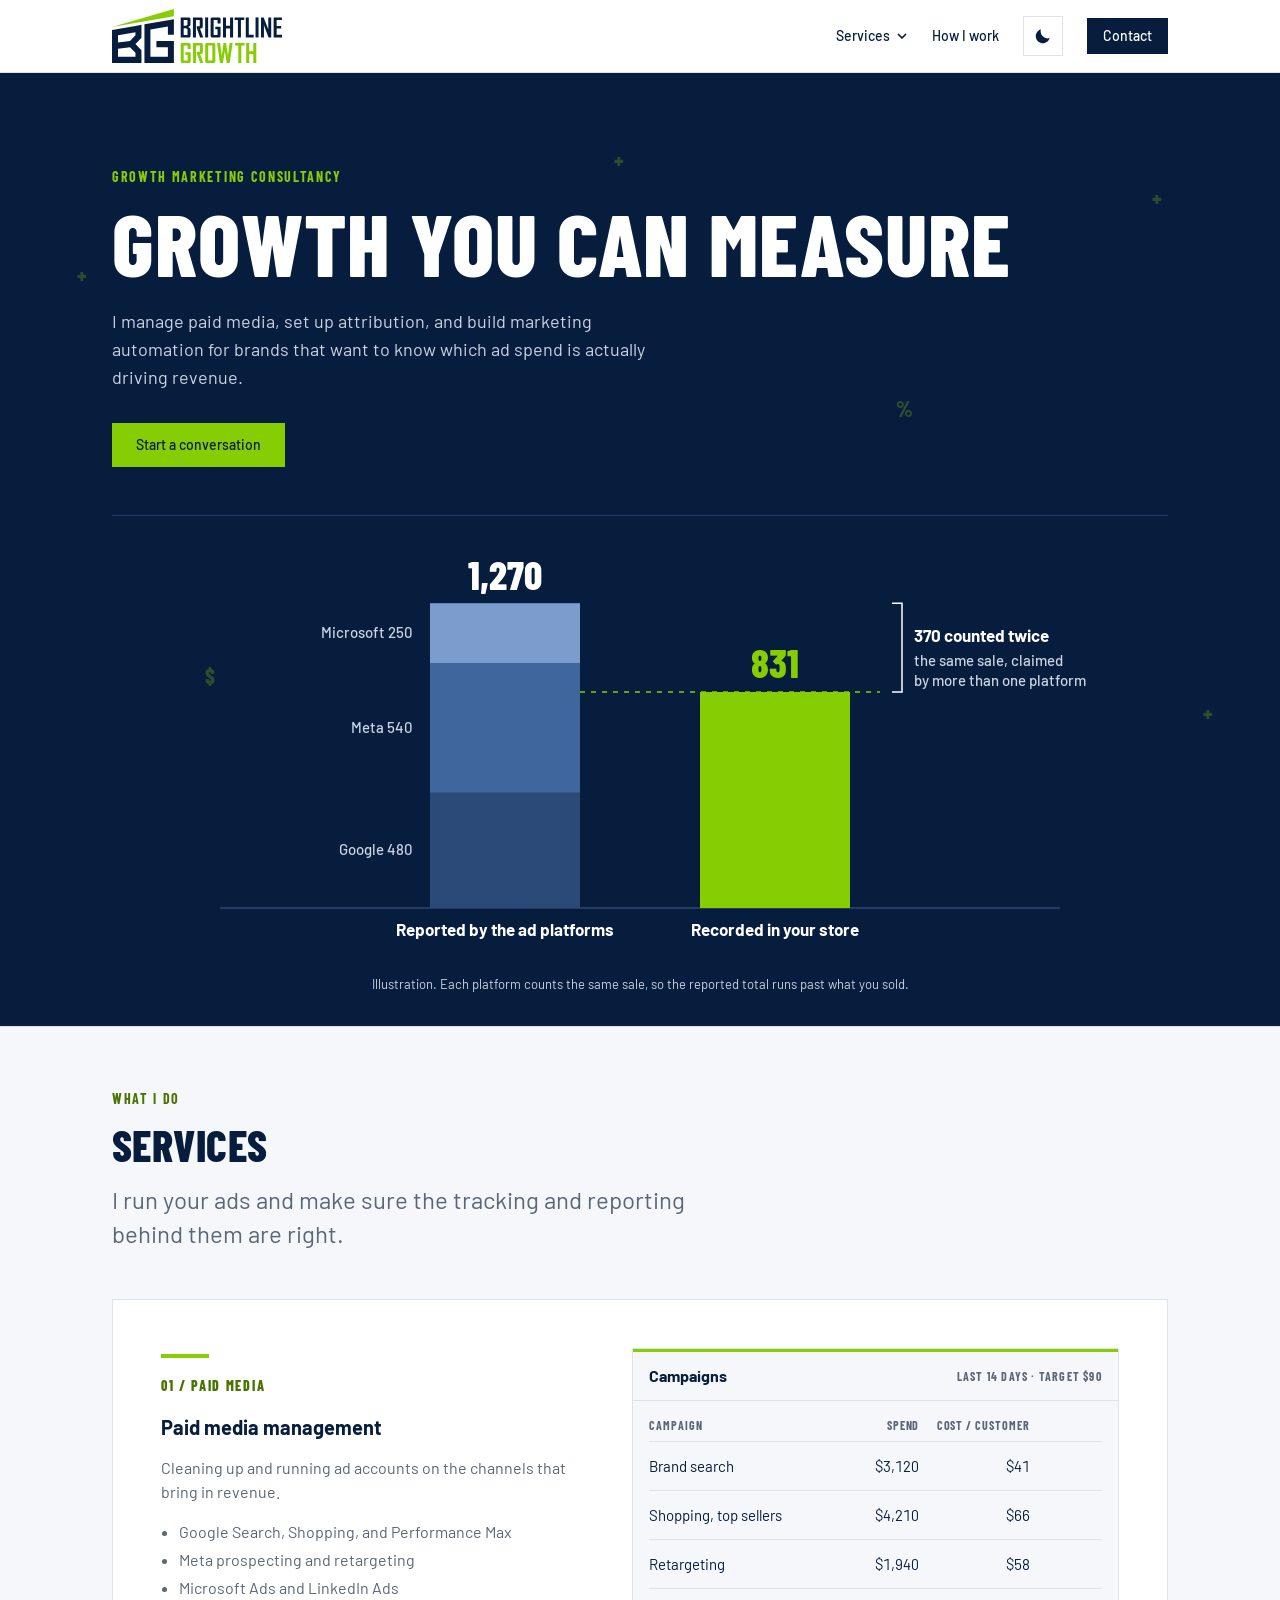
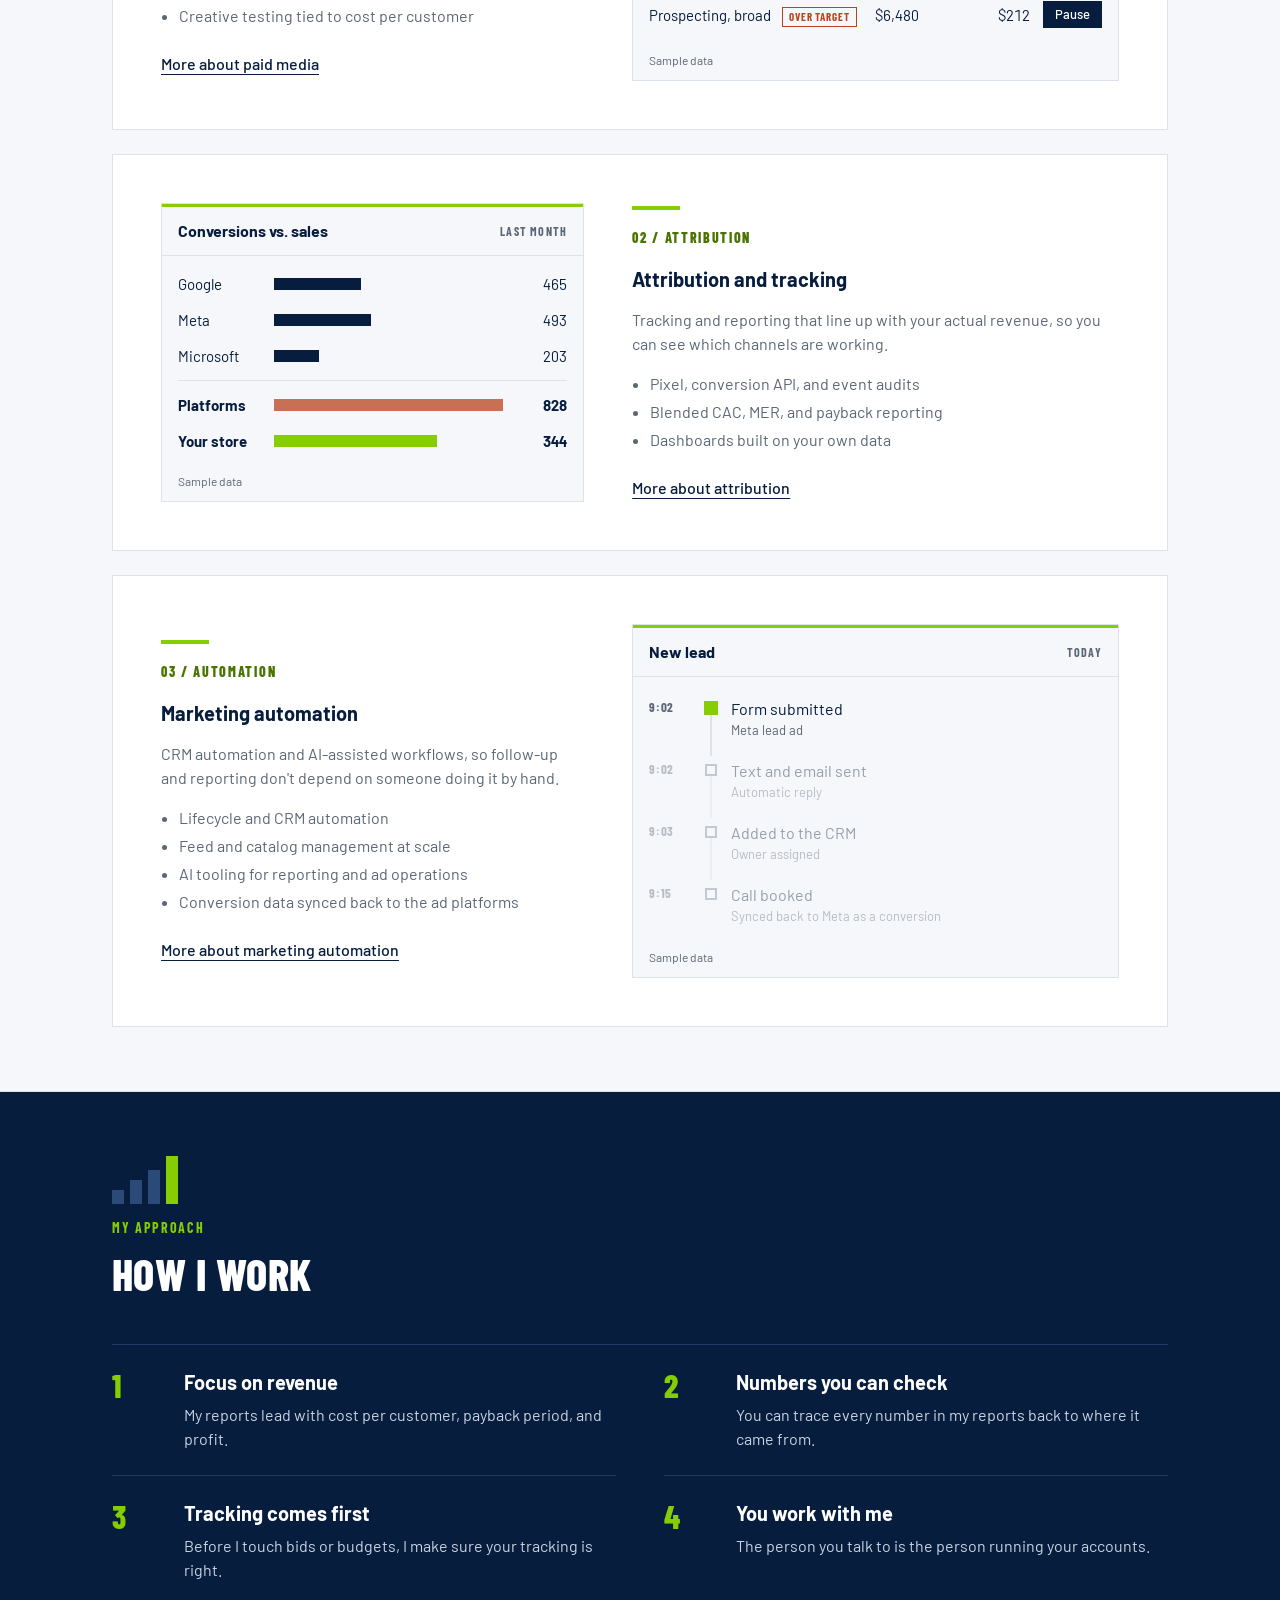
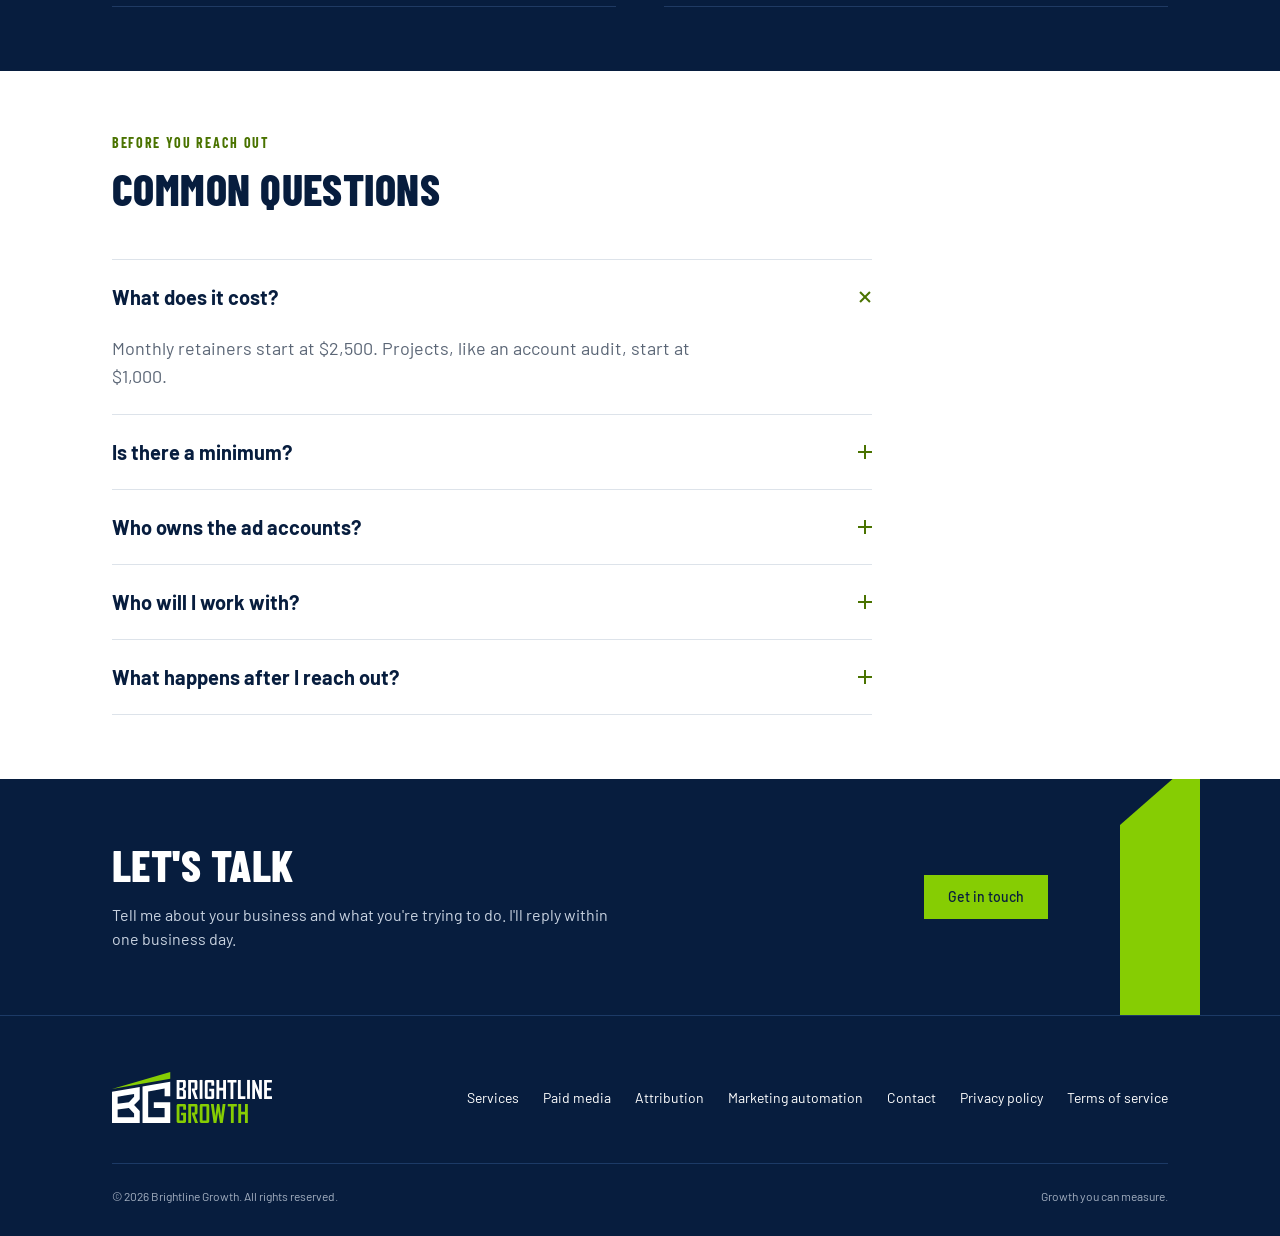
<file: index.html>
<!doctype html>
<html lang="en">
<head>
<meta charset="utf-8">
<script>(function(d){d.classList.add("js");try{var t=localStorage.getItem("theme");if(t==="light"||t==="dark")d.setAttribute("data-theme",t)}catch(e){}})(document.documentElement)</script>
<meta name="viewport" content="width=device-width, initial-scale=1, maximum-scale=1, user-scalable=no">
<title>Growth Marketing Consultancy | Brightline Growth</title>
<meta name="description" content="Growth marketing consultancy in Southern California offering paid media management, marketing attribution, and automation for DTC and subscription brands.">
<meta property="og:title" content="Growth Marketing Consultancy | Brightline Growth">
<meta property="og:description" content="Growth marketing consultancy in Southern California offering paid media management, marketing attribution, and automation for DTC and subscription brands.">
<meta property="og:type" content="website">
<meta name="theme-color" content="#071d3e">
<link rel="canonical" href="https://brightlinegrowth.com/">
<meta property="og:url" content="https://brightlinegrowth.com/">
<meta property="og:site_name" content="Brightline Growth">
<meta property="og:image" content="https://brightlinegrowth.com/assets/og-image.png">
<meta property="og:image:width" content="1200">
<meta property="og:image:height" content="630">
<meta property="og:image:alt" content="Brightline Growth: Growth you can measure">
<meta name="twitter:card" content="summary_large_image">
<link rel="icon" type="image/svg+xml" href="assets/bg-mark.svg">
<link rel="apple-touch-icon" href="/apple-touch-icon.png">
<link rel="preconnect" href="https://fonts.googleapis.com">
<link rel="preconnect" href="https://fonts.gstatic.com" crossorigin>
<link href="https://fonts.googleapis.com/css2?family=Barlow+Condensed:wght@700;800&family=Barlow:wght@400;500;700&display=swap" rel="stylesheet">
<link rel="stylesheet" href="assets/styles.css">
<script type="application/ld+json">
{
 "@context": "https://schema.org",
 "@type": "ProfessionalService",
 "name": "Brightline Growth",
 "url": "https://brightlinegrowth.com/",
 "logo": "https://brightlinegrowth.com/apple-touch-icon.png",
 "image": "https://brightlinegrowth.com/assets/og-image.png",
 "description": "Growth marketing consultancy offering paid media management, attribution, and marketing automation.",
 "slogan": "Growth you can measure",
 "address": {
  "@type": "PostalAddress",
  "addressRegion": "CA",
  "addressCountry": "US"
 },
 "areaServed": [
  {
   "@type": "Country",
   "name": "United States"
  },
  {
   "@type": "Country",
   "name": "Canada"
  }
 ],
 "knowsAbout": [
  "Paid media",
  "Google Ads",
  "Meta Ads",
  "Microsoft Ads",
  "LinkedIn Ads",
  "Marketing attribution",
  "Conversion tracking",
  "Marketing automation"
 ],
 "contactPoint": {
  "@type": "ContactPoint",
  "contactType": "sales",
  "url": "https://brightlinegrowth.com/contact.html"
 },
 "hasOfferCatalog": {
  "@type": "OfferCatalog",
  "name": "Growth marketing services",
  "itemListElement": [
   {
    "@type": "Offer",
    "itemOffered": {
     "@type": "Service",
     "name": "Paid media management",
     "url": "https://brightlinegrowth.com/paid-media.html"
    }
   },
   {
    "@type": "Offer",
    "itemOffered": {
     "@type": "Service",
     "name": "Marketing attribution and conversion tracking",
     "url": "https://brightlinegrowth.com/attribution.html"
    }
   },
   {
    "@type": "Offer",
    "itemOffered": {
     "@type": "Service",
     "name": "Marketing automation",
     "url": "https://brightlinegrowth.com/automation.html"
    }
   }
  ]
 }
}
</script>
</head>
<body>
<a class="skip" href="#main">Skip to content</a>
<header class="site-header">
  <div class="wrap">
    <a class="logo" href="/" aria-label="Brightline Growth home"><img class="logo-light" src="assets/brightline-growth-lockup.svg" alt="Brightline Growth" width="170" height="54"><img class="logo-dark" src="assets/brightline-growth-lockup-reversed.svg" alt="" width="170" height="54"></a>
    <nav class="nav" aria-label="Main">
      <div class="nav-menu">
        <a href="/#services" class="nav-menu-link">Services</a>
        <button class="nav-menu-btn" type="button" aria-expanded="false" aria-controls="services-menu">Services<svg viewBox="0 0 12 12" aria-hidden="true"><path d="M2.5 4.5 6 8l3.5-3.5"/></svg></button>
        <ul class="nav-menu-list" id="services-menu">
          <li><a href="paid-media.html">Paid media</a></li>
          <li><a href="attribution.html">Attribution</a></li>
          <li><a href="automation.html">Marketing automation</a></li>
        </ul>
      </div>
      <a href="/#how" class="nav-hide">How I work</a>
      <button class="theme-toggle" type="button" aria-label="Switch to dark mode">
        <svg class="icon-moon" viewBox="0 0 24 24" aria-hidden="true"><path d="M20 14.5A8.5 8.5 0 0 1 9.5 4a8.5 8.5 0 1 0 10.5 10.5Z"/></svg>
        <svg class="icon-sun" viewBox="0 0 24 24" aria-hidden="true"><circle cx="12" cy="12" r="4.5"/><path d="M12 2v2.5M12 19.5V22M2 12h2.5M19.5 12H22M4.9 4.9l1.8 1.8M17.3 17.3l1.8 1.8M4.9 19.1l1.8-1.8M17.3 6.7l1.8-1.8"/></svg>
      </button>
      <a href="contact.html" class="btn btn-sm">Contact</a>
    </nav>
  </div>
</header>
<main id="main">

<section class="hero hero-band">
  <div class="sparkles" aria-hidden="true">
    <span style="left:6%;top:20%;--t:10s">+</span>
    <span style="left:90%;top:12%;--t:8s;--d:-2s">+</span>
    <span style="left:70%;top:34%;--t:11s;--d:-5s">%</span>
    <span style="left:16%;top:62%;--t:9s;--d:-3s">$</span>
    <span style="left:94%;top:66%;--t:12s;--d:-7s">+</span>
    <span style="left:48%;top:8%;--t:9.5s;--d:-1s">+</span>
  </div>
  <div class="wrap">
    <span class="eyebrow">Growth marketing consultancy</span>
    <h1 class="display-xl"><span class="w"><span>Growth</span></span> <span class="w"><span>you</span></span> <span class="w"><span>can</span></span> <span class="w"><span>measure</span></span></h1>
    <p class="body-lg">I manage paid media, set up attribution, and build marketing automation for brands that want to know which ad spend is actually driving revenue.</p>
    <a class="btn btn-inverse" href="contact.html">Start a conversation</a>
    <figure class="scene" aria-label="Illustration: the ad platforms together report 1,270 conversions while the store recorded 900 sales.">
      <!-- Wide layout. Scale: 0.24px per sale, baseline at y=330. Proportions match the attribution page. -->
      <svg class="scene-wide" viewBox="0 -30 920 410" aria-hidden="true">
        <line class="sc-base" x1="40" y1="330" x2="880" y2="330"/>
        <rect class="sc-g grow-in" style="--d:.35s" x="250" y="214.8" width="150" height="115.2"/>
        <rect class="sc-m grow-in" style="--d:.5s" x="250" y="85.2" width="150" height="129.6"/>
        <rect class="sc-ms grow-in" style="--d:.65s" x="250" y="25.2" width="150" height="60"/>
        <text class="sc-t fade-in" style="--d:.5s" x="232" y="277" text-anchor="end">Google 480</text>
        <text class="sc-t fade-in" style="--d:.65s" x="232" y="155" text-anchor="end">Meta 540</text>
        <text class="sc-t fade-in" style="--d:.8s" x="232" y="60" text-anchor="end">Microsoft 250</text>
        <text class="sc-big" x="325" y="12" text-anchor="middle" data-count="1270" data-delay="400">1,270</text>
        <text class="sc-tb" x="325" y="358" text-anchor="middle">Reported by the ad platforms</text>
        <rect class="sc-actual grow-in" style="--d:1s" x="520" y="114" width="150" height="216"/>
        <text class="sc-big sc-lime" x="595" y="100" text-anchor="middle" data-count="900" data-delay="1100">900</text>
        <text class="sc-tb" x="595" y="358" text-anchor="middle">Recorded in your store</text>
        <line class="sc-dash fade-in" style="--d:1.6s" x1="400" y1="114" x2="700" y2="114"/>
        <path class="sc-bracket draw-in" style="--d:1.7s" pathLength="1" d="M712 25.2 h10 v88.8 h-10"/>
        <g class="fade-in" style="--d:2.1s"><g class="wiggle">
          <text class="sc-tb" x="734" y="64">370 counted twice</text>
          <text class="sc-t" x="734" y="88">the same sale, claimed</text>
          <text class="sc-t" x="734" y="108">by more than one platform</text>
        </g></g>
      </svg>
      <!-- Phone layout: same data, narrower drawing -->
      <svg class="scene-narrow" viewBox="0 -44 400 440" aria-hidden="true">
        <line class="sc-base" x1="10" y1="330" x2="390" y2="330"/>
        <rect class="sc-g grow-in" style="--d:.35s" x="40" y="214.8" width="140" height="115.2"/>
        <rect class="sc-m grow-in" style="--d:.5s" x="40" y="85.2" width="140" height="129.6"/>
        <rect class="sc-ms grow-in" style="--d:.65s" x="40" y="25.2" width="140" height="60"/>
        <text class="sc-in fade-in" style="--d:.5s" x="110" y="277" text-anchor="middle">Google 480</text>
        <text class="sc-in fade-in" style="--d:.65s" x="110" y="155" text-anchor="middle">Meta 540</text>
        <text class="sc-in fade-in" style="--d:.8s" x="110" y="60" text-anchor="middle">Microsoft 250</text>
        <text class="sc-big" x="110" y="10" text-anchor="middle" data-count="1270" data-delay="400">1,270</text>
        <text class="sc-tb" x="110" y="360" text-anchor="middle">Ad platforms</text>
        <rect class="sc-actual grow-in" style="--d:1s" x="220" y="114" width="140" height="216"/>
        <text class="sc-big sc-lime" x="290" y="100" text-anchor="middle" data-count="900" data-delay="1100">900</text>
        <text class="sc-tb" x="290" y="360" text-anchor="middle">Your store</text>
        <line class="sc-dash fade-in" style="--d:1.6s" x1="180" y1="114" x2="370" y2="114"/>
        <g class="fade-in" style="--d:2.1s"><g class="wiggle"><text class="sc-tb" x="220" y="44">370 counted twice</text></g></g>
      </svg>
      <figcaption>Illustration. Each platform counts the same sale, so the reported total runs past what you sold.</figcaption>
    </figure>
  </div>
</section>

<section class="section section-raised" id="services" aria-labelledby="services-title">
  <div class="wrap">
    <div class="section-head statement">
      <span class="eyebrow">What I do</span>
      <h2 class="display-lg" id="services-title">Services</h2>
      <p class="body-lg muted">I run your ads and make sure the tracking and reporting behind them are right.</p>
    </div>

    <div class="features">
      <article class="feature card">
        <div class="feature-copy">
          <div class="card-bar"></div>
          <span class="card-num">01 / Paid media</span>
          <h3>Paid media management</h3>
          <p class="muted">Cleaning up and running ad accounts on the channels that bring in revenue.</p>
          <ul>
            <li>Google Search, Shopping, and Performance Max</li>
            <li>Meta prospecting and retargeting</li>
            <li>Microsoft Ads and LinkedIn Ads</li>
            <li>Creative testing tied to cost per customer</li>
          </ul>
          <a class="card-link" href="paid-media.html">More about paid media</a>
        </div>
        <div class="mock" aria-label="Sample campaign report">
          <div class="mock-head"><span>Campaigns</span><span class="mock-tag">Last 14 days &middot; target $90</span></div>
          <div class="mock-body mock-scroll">
            <table class="mock-table">
              <thead><tr><th scope="col">Campaign</th><th scope="col" class="r">Spend</th><th scope="col" class="r">Cost / customer</th><th scope="col" class="r"><span class="visually-hidden">Action</span></th></tr></thead>
              <tbody>
                <tr><td>Brand search</td><td class="r">$3,120</td><td class="r">$41</td><td class="act"></td></tr>
                <tr><td>Shopping, top sellers</td><td class="r">$4,210</td><td class="r">$66</td><td class="act"></td></tr>
                <tr><td>Retargeting</td><td class="r">$1,940</td><td class="r">$58</td><td class="act"></td></tr>
                <tr class="mock-over"><td>Prospecting, broad <span class="flag">Over target</span></td><td class="r">$6,480</td><td class="r">$212</td><td class="act"><button class="mock-pause" type="button">Pause</button></td></tr>
              </tbody>
            </table>
          </div>
          <p class="mock-toast" role="status" hidden>Paused. That's $6,480 that can go somewhere useful.</p>
          <p class="mock-note">Sample data</p>
        </div>
      </article>

      <article class="feature feature-flip card">
        <div class="feature-copy">
          <div class="card-bar"></div>
          <span class="card-num">02 / Attribution</span>
          <h3>Attribution and tracking</h3>
          <p class="muted">Tracking and reporting that line up with your actual revenue, so you can see which channels are working.</p>
          <ul>
            <li>Pixel, conversion API, and event audits</li>
            <li>Blended CAC, MER, and payback reporting</li>
            <li>Dashboards built on your own data</li>
          </ul>
          <a class="card-link" href="attribution.html">More about attribution</a>
        </div>
        <div class="mock" aria-label="Sample: platform conversions compared with store sales">
          <div class="mock-head"><span>Conversions vs. sales</span><span class="mock-tag">Last month</span></div>
          <div class="mock-body">
            <div class="recon">
              <div class="recon-row"><span>Google</span><span class="recon-track"><span class="recon-bar" style="width:38%"></span></span><span class="r" data-count="480">480</span></div>
              <div class="recon-row"><span>Meta</span><span class="recon-track"><span class="recon-bar" style="width:42.5%"></span></span><span class="r" data-count="540">540</span></div>
              <div class="recon-row"><span>Microsoft</span><span class="recon-track"><span class="recon-bar" style="width:19.7%"></span></span><span class="r" data-count="250">250</span></div>
              <div class="recon-row recon-total"><span>Platforms</span><span class="recon-track"><span class="recon-bar" style="width:100%"></span></span><span class="r" data-count="1270">1,270</span></div>
              <div class="recon-row recon-actual"><span>Your store</span><span class="recon-track"><span class="recon-bar" style="width:71%"></span></span><span class="r" data-count="900">900</span></div>
            </div>
          </div>
          <p class="mock-note">Sample data</p>
        </div>
      </article>

      <article class="feature card">
        <div class="feature-copy">
          <div class="card-bar"></div>
          <span class="card-num">03 / Automation</span>
          <h3>Marketing automation</h3>
          <p class="muted">CRM automation and AI-assisted workflows, so follow-up and reporting don't depend on someone doing it by hand.</p>
          <ul>
            <li>Lifecycle and CRM automation</li>
            <li>Feed and catalog management at scale</li>
            <li>AI tooling for reporting and ad operations</li>
            <li>Conversion data synced back to the ad platforms</li>
          </ul>
          <a class="card-link" href="automation.html">More about marketing automation</a>
        </div>
        <div class="mock" aria-label="Sample new lead timeline">
          <div class="mock-head"><span>New lead</span><span class="mock-tag">Today</span></div>
          <div class="mock-body">
            <ol class="lead-steps">
              <li class="done"><time>9:02</time><span class="lead-dot"></span><span>Form submitted<small>Meta lead ad</small></span></li>
              <li class="done"><time>9:02</time><span class="lead-dot"></span><span>Text and email sent<small>Automatic reply</small></span></li>
              <li class="done"><time>9:03</time><span class="lead-dot"></span><span>Added to the CRM<small>Owner assigned</small></span></li>
              <li class="done"><time>9:15</time><span class="lead-dot"></span><span>Call booked<small>Synced back to Meta as a conversion</small></span></li>
            </ol>
          </div>
          <p class="mock-note">Sample data</p>
        </div>
      </article>
    </div>
  </div>
</section>

<section class="section section-inverse" id="how" aria-labelledby="how-title">
  <div class="wrap">
    <div class="section-head">
      <div class="bars" aria-hidden="true"><span style="height:30%"></span><span style="height:50%"></span><span style="height:70%"></span><span style="height:100%"></span></div>
      <span class="eyebrow">My approach</span>
      <h2 class="display-lg" id="how-title">How I work</h2>
    </div>
    <div class="rules">
      <div class="rule"><span class="rule-n">1</span><div><h3>Focus on revenue</h3><p>My reports lead with cost per customer, payback period, and profit.</p></div></div>
      <div class="rule"><span class="rule-n">2</span><div><h3>Numbers you can check</h3><p>You can trace every number in my reports back to where it came from.</p></div></div>
      <div class="rule"><span class="rule-n">3</span><div><h3>Tracking comes first</h3><p>Before I touch bids or budgets, I make sure your tracking is right.</p></div></div>
      <div class="rule"><span class="rule-n">4</span><div><h3>You work with me</h3><p>The person you talk to is the person running your accounts.</p></div></div>
    </div>
  </div>
</section>

<section class="section" id="faq" aria-labelledby="faq-title">
  <div class="wrap">
    <div class="section-head">
      <span class="eyebrow">Before you reach out</span>
      <h2 class="display-lg" id="faq-title">Common questions</h2>
    </div>
    <div class="faq">
      <details open><summary>What does it cost?</summary><p>Monthly retainers start at $2,500. Projects, like an account audit, start at $1,000.</p></details>
      <details><summary>Is there a minimum?</summary><p>Three months on retainers, then month to month.</p></details>
      <details><summary>Who owns the ad accounts?</summary><p>You do. Your ad accounts and data stay in your name, and you keep full admin access.</p></details>
      <details><summary>Who will I work with?</summary><p>Me. The person you talk to is the person running your accounts.</p></details>
      <details><summary>What happens after I reach out?</summary><p>I'll reply within one business day. After a quick call, I'll send a short written plan with pricing.</p></details>
    </div>
  </div>
</section>

<section class="cta" aria-labelledby="cta-title">
  <div class="wrap">
    <div>
      <h2 class="display-lg" id="cta-title">Let's talk</h2>
      <p style="margin-top:16px">Tell me about your business and what you're trying to do. I'll reply within one business day.</p>
    </div>
    <a class="btn btn-inverse" href="contact.html">Get in touch</a>
  </div>
  <svg class="cta-wedge" viewBox="0 0 280 300" preserveAspectRatio="xMaxYMax slice" aria-hidden="true">
    <polygon points="200,300 280,300 280,40 200,110" fill="#86cd03"/>
  </svg>
</section>
</main>
<footer class="site-footer">
  <div class="wrap">
    <div class="top">
      <a class="logo" href="/" aria-label="Brightline Growth home"><img src="assets/brightline-growth-lockup-reversed.svg" alt="Brightline Growth" width="160" height="51"></a>
      <nav class="footer-links" aria-label="Footer">
        <a href="/#services">Services</a>
        <a href="paid-media.html">Paid media</a>
        <a href="attribution.html">Attribution</a>
        <a href="automation.html">Marketing automation</a>
        <a href="contact.html">Contact</a>
        <a href="privacy.html">Privacy policy</a>
        <a href="terms.html">Terms of service</a>
      </nav>
    </div>
    <div class="footer-meta">
      <span>&copy; 2026 Brightline Growth. All rights reserved.</span>
      <span>Growth you can measure.</span>
    </div>
  </div>
</footer>
<script src="assets/site.js" defer></script>
</body>
</html>
</file>
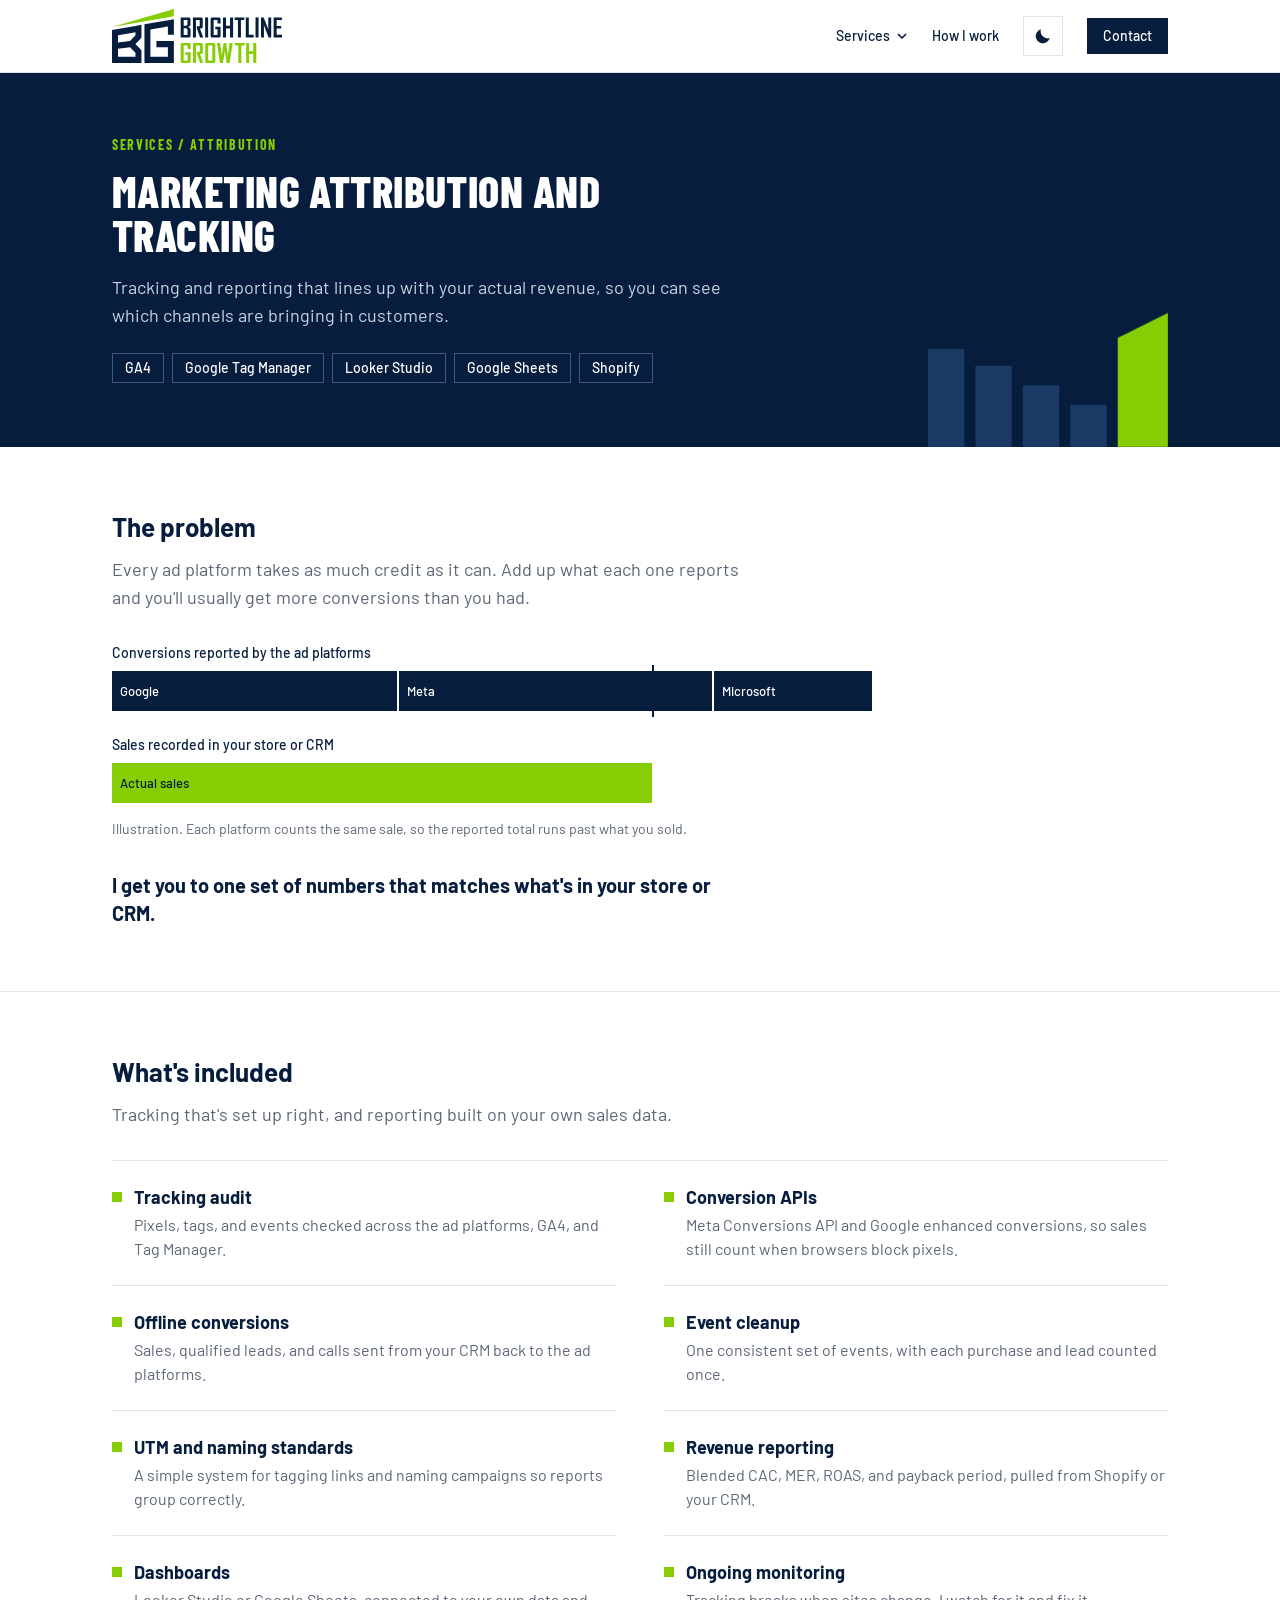
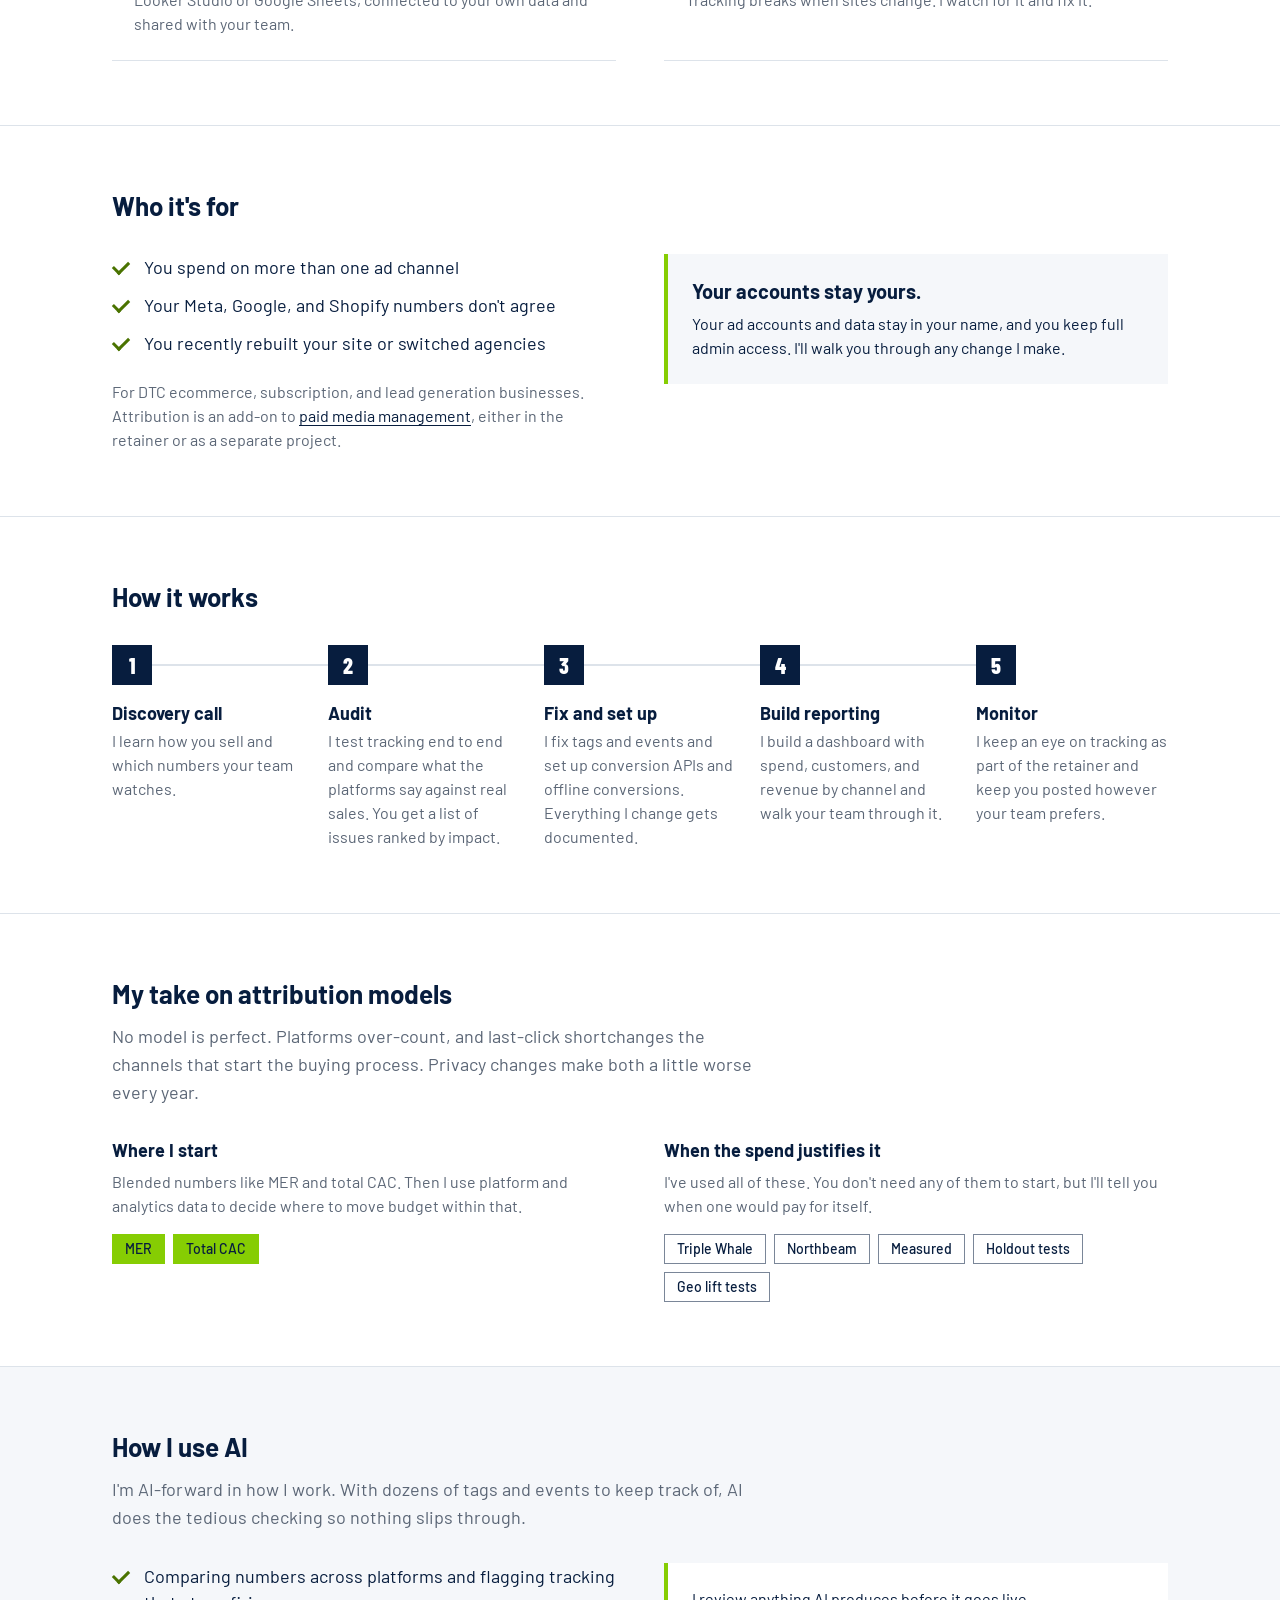
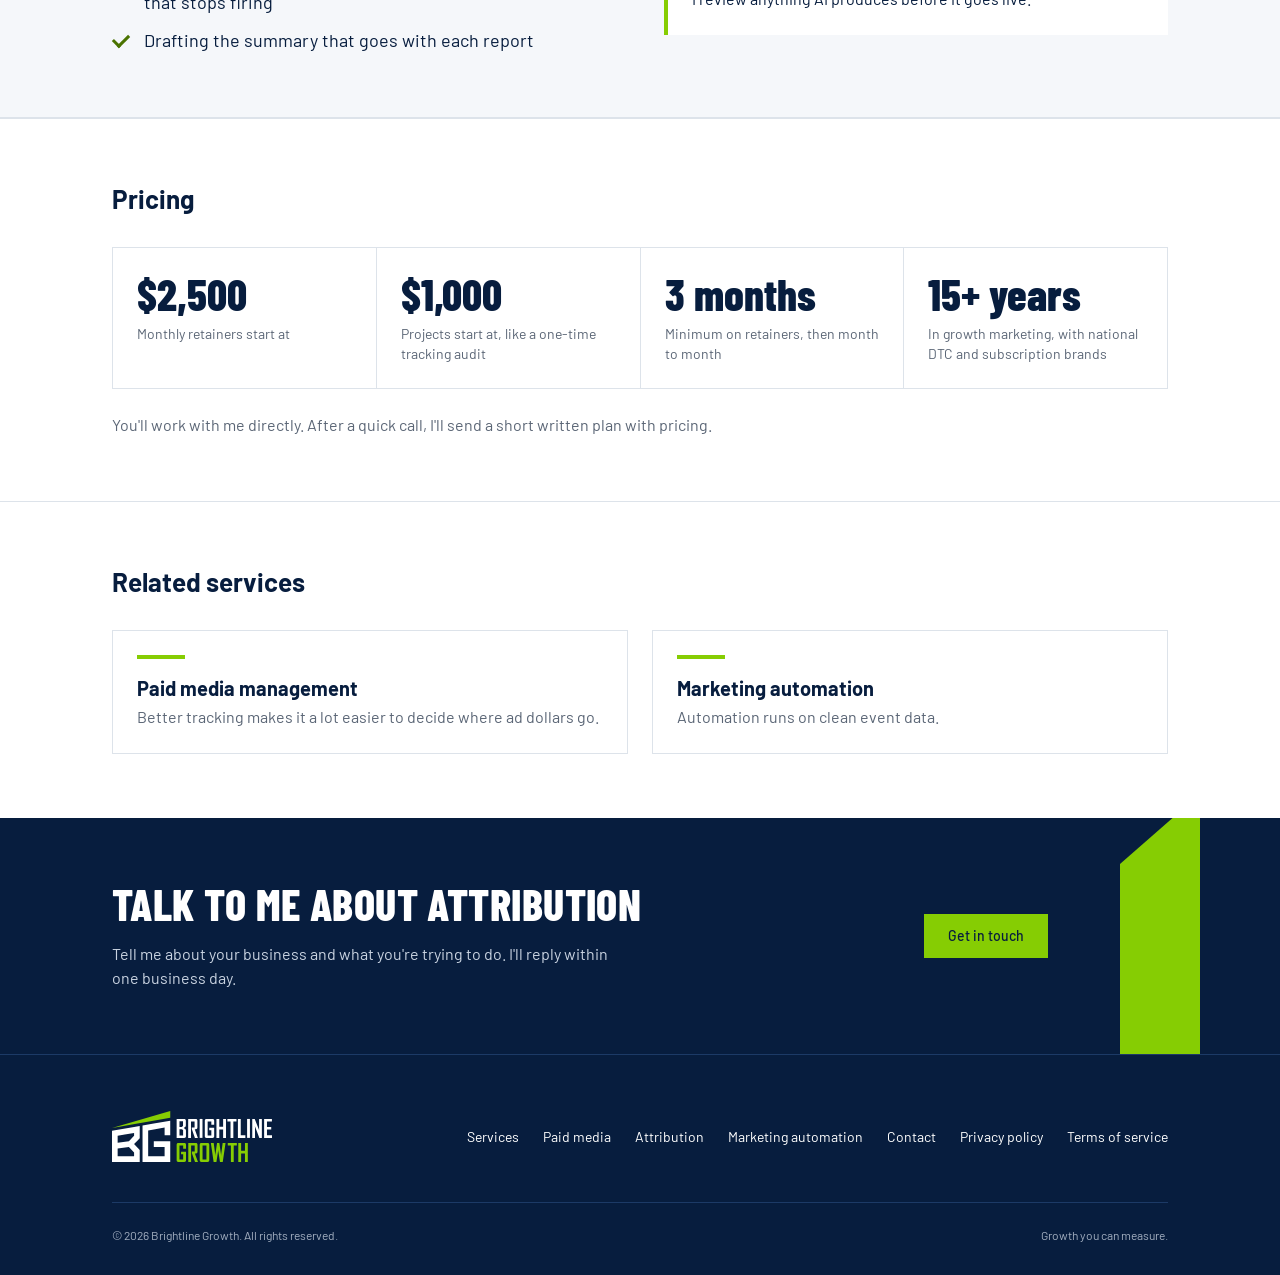
<file: attribution.html>
<!doctype html>
<html lang="en">
<head>
<meta charset="utf-8">
<script>(function(d){d.classList.add("js");try{var t=localStorage.getItem("theme");if(t==="light"||t==="dark")d.setAttribute("data-theme",t)}catch(e){}})(document.documentElement)</script>
<meta name="viewport" content="width=device-width, initial-scale=1, maximum-scale=1, user-scalable=no">
<title>Marketing Attribution and Tracking Setup | Brightline Growth</title>
<meta name="description" content="Marketing attribution and conversion tracking setup: pixel and conversion API audits, clean event data, and blended CAC and MER reporting from your own data.">
<meta property="og:title" content="Marketing Attribution and Tracking Setup | Brightline Growth">
<meta property="og:description" content="Marketing attribution and conversion tracking setup: pixel and conversion API audits, clean event data, and blended CAC and MER reporting from your own data.">
<meta property="og:type" content="website">
<meta name="theme-color" content="#071d3e">
<link rel="canonical" href="https://brightlinegrowth.com/attribution.html">
<meta property="og:url" content="https://brightlinegrowth.com/attribution.html">
<meta property="og:site_name" content="Brightline Growth">
<meta property="og:image" content="https://brightlinegrowth.com/assets/og-image.png">
<meta property="og:image:width" content="1200">
<meta property="og:image:height" content="630">
<meta property="og:image:alt" content="Brightline Growth: Growth you can measure">
<meta name="twitter:card" content="summary_large_image">
<link rel="icon" type="image/svg+xml" href="assets/bg-mark.svg">
<link rel="apple-touch-icon" href="/apple-touch-icon.png">
<link rel="preconnect" href="https://fonts.googleapis.com">
<link rel="preconnect" href="https://fonts.gstatic.com" crossorigin>
<link href="https://fonts.googleapis.com/css2?family=Barlow+Condensed:wght@700;800&family=Barlow:wght@400;500;700&display=swap" rel="stylesheet">
<link rel="stylesheet" href="assets/styles.css">
<script type="application/ld+json">
[
 {
  "@context": "https://schema.org",
  "@type": "Service",
  "name": "Marketing attribution and conversion tracking",
  "serviceType": "Marketing attribution and conversion tracking",
  "url": "https://brightlinegrowth.com/attribution.html",
  "description": "Marketing attribution and conversion tracking setup: pixel and conversion API audits, clean event data, and blended CAC and MER reporting from your own data.",
  "provider": {
   "@type": "ProfessionalService",
   "name": "Brightline Growth",
   "url": "https://brightlinegrowth.com/"
  },
  "areaServed": [
   {
    "@type": "Country",
    "name": "United States"
   },
   {
    "@type": "Country",
    "name": "Canada"
   }
  ],
  "offers": {
   "@type": "Offer",
   "priceSpecification": {
    "@type": "UnitPriceSpecification",
    "price": 2500,
    "priceCurrency": "USD",
    "unitText": "MONTH",
    "description": "Retainers from $2,500 per month; projects from $1,000"
   }
  }
 },
 {
  "@context": "https://schema.org",
  "@type": "BreadcrumbList",
  "itemListElement": [
   {
    "@type": "ListItem",
    "position": 1,
    "name": "Home",
    "item": "https://brightlinegrowth.com/"
   },
   {
    "@type": "ListItem",
    "position": 2,
    "name": "Marketing attribution and tracking",
    "item": "https://brightlinegrowth.com/attribution.html"
   }
  ]
 }
]
</script>
</head>
<body>
<a class="skip" href="#main">Skip to content</a>
<header class="site-header">
  <div class="wrap">
    <a class="logo" href="/" aria-label="Brightline Growth home"><img class="logo-light" src="assets/brightline-growth-lockup.svg" alt="Brightline Growth" width="170" height="54"><img class="logo-dark" src="assets/brightline-growth-lockup-reversed.svg" alt="" width="170" height="54"></a>
    <nav class="nav" aria-label="Main">
      <div class="nav-menu">
        <a href="/#services" class="nav-menu-link">Services</a>
        <button class="nav-menu-btn" type="button" aria-expanded="false" aria-controls="services-menu">Services<svg viewBox="0 0 12 12" aria-hidden="true"><path d="M2.5 4.5 6 8l3.5-3.5"/></svg></button>
        <ul class="nav-menu-list" id="services-menu">
          <li><a href="paid-media.html">Paid media</a></li>
          <li><a href="attribution.html" aria-current="page">Attribution</a></li>
          <li><a href="automation.html">Marketing automation</a></li>
        </ul>
      </div>
      <a href="/#how" class="nav-hide">How I work</a>
      <button class="theme-toggle" type="button" aria-label="Switch to dark mode">
        <svg class="icon-moon" viewBox="0 0 24 24" aria-hidden="true"><path d="M20 14.5A8.5 8.5 0 0 1 9.5 4a8.5 8.5 0 1 0 10.5 10.5Z"/></svg>
        <svg class="icon-sun" viewBox="0 0 24 24" aria-hidden="true"><circle cx="12" cy="12" r="4.5"/><path d="M12 2v2.5M12 19.5V22M2 12h2.5M19.5 12H22M4.9 4.9l1.8 1.8M17.3 17.3l1.8 1.8M4.9 19.1l1.8-1.8M17.3 6.7l1.8-1.8"/></svg>
      </button>
      <a href="contact.html" class="btn btn-sm">Contact</a>
    </nav>
  </div>
</header>
<main id="main">

<section class="page-head svc-head">
  <div class="wrap">
    <span class="eyebrow">Services / Attribution</span>
    <h1 class="display-lg rise">Marketing attribution and tracking</h1>
    <p class="body-lg">Tracking and reporting that lines up with your actual revenue, so you can see which channels are bringing in customers.</p>
    <ul class="chips chips-inverse" aria-label="Tools I work in"><li>GA4</li><li>Google Tag Manager</li><li>Looker Studio</li><li>Google Sheets</li><li>Shopify</li></ul>
  </div>
  <svg class="head-geo" viewBox="0 0 172 100" aria-hidden="true"><rect x="0" y="30" width="26" height="70"/><rect x="34" y="42" width="26" height="58"/><rect x="68" y="56" width="26" height="44"/><rect x="102" y="70" width="26" height="30"/><polygon points="136,100 172,100 172,4 136,22"/></svg>
</section>
<section class="svc-section" aria-labelledby="problem-title">
  <div class="wrap">
    <div class="svc-intro">
      <h2 id="problem-title">The problem</h2>
      <p class="body-lg muted">Every ad platform takes as much credit as it can. Add up what each one reports and you'll usually get more conversions than you had.</p>
    </div>
    <figure class="overcount">
      <div class="oc-row">
        <span class="oc-label">Conversions reported by the ad platforms</span>
        <div class="oc-track oc-track-line"><div class="oc-bar"><span style="flex:38">Google</span><span style="flex:42">Meta</span><span style="flex:20">Microsoft</span></div></div>
      </div>
      <div class="oc-row">
        <span class="oc-label">Sales recorded in your store or CRM</span>
        <div class="oc-track"><div class="oc-bar oc-actual"><span>Actual sales</span></div></div>
      </div>
      <figcaption>Illustration. Each platform counts the same sale, so the reported total runs past what you sold.</figcaption>
    </figure>
    <p class="svc-answer">I get you to one set of numbers that matches what's in your store or CRM.</p>
  </div>
</section>
<section class="svc-section" aria-labelledby="included-title">
  <div class="wrap">
    <div class="svc-intro">
      <h2 id="included-title">What's included</h2>
      <p class="body-lg muted">Tracking that's set up right, and reporting built on your own sales data.</p>
    </div>
    <ul class="spec">
      <li><h3>Tracking audit</h3><p>Pixels, tags, and events checked across the ad platforms, GA4, and Tag Manager.</p></li>
      <li><h3>Conversion APIs</h3><p>Meta Conversions API and Google enhanced conversions, so sales still count when browsers block pixels.</p></li>
      <li><h3>Offline conversions</h3><p>Sales, qualified leads, and calls sent from your CRM back to the ad platforms.</p></li>
      <li><h3>Event cleanup</h3><p>One consistent set of events, with each purchase and lead counted once.</p></li>
      <li><h3>UTM and naming standards</h3><p>A simple system for tagging links and naming campaigns so reports group correctly.</p></li>
      <li><h3>Revenue reporting</h3><p>Blended CAC, MER, ROAS, and payback period, pulled from Shopify or your CRM.</p></li>
      <li><h3>Dashboards</h3><p>Looker Studio or Google Sheets, connected to your own data and shared with your team.</p></li>
      <li><h3>Ongoing monitoring</h3><p>Tracking breaks when sites change. I watch for it and fix it.</p></li>
    </ul>
  </div>
</section>
<section class="svc-section" aria-labelledby="fit-title">
  <div class="wrap">
    <div class="svc-intro">
      <h2 id="fit-title">Who it's for</h2>
    </div>
    <div class="fit">
      <div>
        <ul class="checks">
      <li>You spend on more than one ad channel</li>
      <li>Your Meta, Google, and Shopify numbers don't agree</li>
      <li>You recently rebuilt your site or switched agencies</li>
    </ul>
        <p class="svc-note muted">For DTC ecommerce, subscription, and lead generation businesses. Attribution is an add-on to <a href="paid-media.html">paid media management</a>, either in the retainer or as a separate project.</p>
      </div>
      <p class="callout"><strong>Your accounts stay yours.</strong> Your ad accounts and data stay in your name, and you keep full admin access. I'll walk you through any change I make.</p>
    </div>
  </div>
</section>
<section class="svc-section" aria-labelledby="steps-title">
  <div class="wrap">
    <div class="svc-intro">
      <h2 id="steps-title">How it works</h2>
    </div>
    <ol class="steps">
      <li><span class="step-n" aria-hidden="true">1</span><h3>Discovery call</h3><p>I learn how you sell and which numbers your team watches.</p></li>
      <li><span class="step-n" aria-hidden="true">2</span><h3>Audit</h3><p>I test tracking end to end and compare what the platforms say against real sales. You get a list of issues ranked by impact.</p></li>
      <li><span class="step-n" aria-hidden="true">3</span><h3>Fix and set up</h3><p>I fix tags and events and set up conversion APIs and offline conversions. Everything I change gets documented.</p></li>
      <li><span class="step-n" aria-hidden="true">4</span><h3>Build reporting</h3><p>I build a dashboard with spend, customers, and revenue by channel and walk your team through it.</p></li>
      <li><span class="step-n" aria-hidden="true">5</span><h3>Monitor</h3><p>I keep an eye on tracking as part of the retainer and keep you posted however your team prefers.</p></li>
    </ol>
  </div>
</section>
<section class="svc-section" aria-labelledby="models-title">
  <div class="wrap">
    <div class="svc-intro">
      <h2 id="models-title">My take on attribution models</h2>
      <p class="body-lg muted">No model is perfect. Platforms over-count, and last-click shortchanges the channels that start the buying process. Privacy changes make both a little worse every year.</p>
    </div>
    <div class="split">
      <div>
        <h3>Where I start</h3>
        <p class="muted">Blended numbers like MER and total CAC. Then I use platform and analytics data to decide where to move budget within that.</p>
        <ul class="chips chips-accent"><li>MER</li><li>Total CAC</li></ul>
      </div>
      <div>
        <h3>When the spend justifies it</h3>
        <p class="muted">I've used all of these. You don't need any of them to start, but I'll tell you when one would pay for itself.</p>
        <ul class="chips"><li>Triple Whale</li><li>Northbeam</li><li>Measured</li><li>Holdout tests</li><li>Geo lift tests</li></ul>
      </div>
    </div>
  </div>
</section>
<section class="svc-section section-raised" aria-labelledby="ai-title">
  <div class="wrap">
    <div class="svc-intro">
      <h2 id="ai-title">How I use AI</h2>
      <p class="body-lg muted">I'm AI-forward in how I work. With dozens of tags and events to keep track of, AI does the tedious checking so nothing slips through.</p>
    </div>
    <div class="fit">
      <ul class="checks">
      <li>Comparing numbers across platforms and flagging tracking that stops firing</li>
      <li>Drafting the summary that goes with each report</li>
    </ul>
      <p class="callout">I review anything AI produces before it goes live.</p>
    </div>
  </div>
</section>
<section class="svc-section" aria-labelledby="pricing-title">
  <div class="wrap">
    <div class="svc-intro">
      <h2 id="pricing-title">Pricing</h2>
    </div>
    <dl class="facts">
      <div><dt>Monthly retainers start at</dt><dd>$2,500</dd></div>
      <div><dt>Projects start at, like a one-time tracking audit</dt><dd>$1,000</dd></div>
      <div><dt>Minimum on retainers, then month to month</dt><dd>3 months</dd></div>
      <div><dt>In growth marketing, with national DTC and subscription brands</dt><dd>15+ years</dd></div>
    </dl>
    <p class="svc-note muted">You'll work with me directly. After a quick call, I'll send a short written plan with pricing.</p>
  </div>
</section>
<section class="svc-section" aria-labelledby="related-title">
  <div class="wrap">
    <div class="svc-intro">
      <h2 id="related-title">Related services</h2>
    </div>
    <div class="related">
      <a href="paid-media.html"><span class="related-title">Paid media management</span><span class="muted">Better tracking makes it a lot easier to decide where ad dollars go.</span></a>
      <a href="automation.html"><span class="related-title">Marketing automation</span><span class="muted">Automation runs on clean event data.</span></a>
    </div>
  </div>
</section>

<section class="cta" aria-labelledby="cta-title">
  <div class="wrap">
    <div>
      <h2 class="display-lg" id="cta-title">Talk to me about attribution</h2>
      <p style="margin-top:16px">Tell me about your business and what you're trying to do. I'll reply within one business day.</p>
    </div>
    <a class="btn btn-inverse" href="contact.html">Get in touch</a>
  </div>
  <svg class="cta-wedge" viewBox="0 0 280 300" preserveAspectRatio="xMaxYMax slice" aria-hidden="true">
    <polygon points="200,300 280,300 280,40 200,110" fill="#86cd03"/>
  </svg>
</section>
</main>
<footer class="site-footer">
  <div class="wrap">
    <div class="top">
      <a class="logo" href="/" aria-label="Brightline Growth home"><img src="assets/brightline-growth-lockup-reversed.svg" alt="Brightline Growth" width="160" height="51"></a>
      <nav class="footer-links" aria-label="Footer">
        <a href="/#services">Services</a>
        <a href="paid-media.html">Paid media</a>
        <a href="attribution.html">Attribution</a>
        <a href="automation.html">Marketing automation</a>
        <a href="contact.html">Contact</a>
        <a href="privacy.html">Privacy policy</a>
        <a href="terms.html">Terms of service</a>
      </nav>
    </div>
    <div class="footer-meta">
      <span>&copy; 2026 Brightline Growth. All rights reserved.</span>
      <span>Growth you can measure.</span>
    </div>
  </div>
</footer>
<script src="assets/site.js" defer></script>
</body>
</html>
</file>
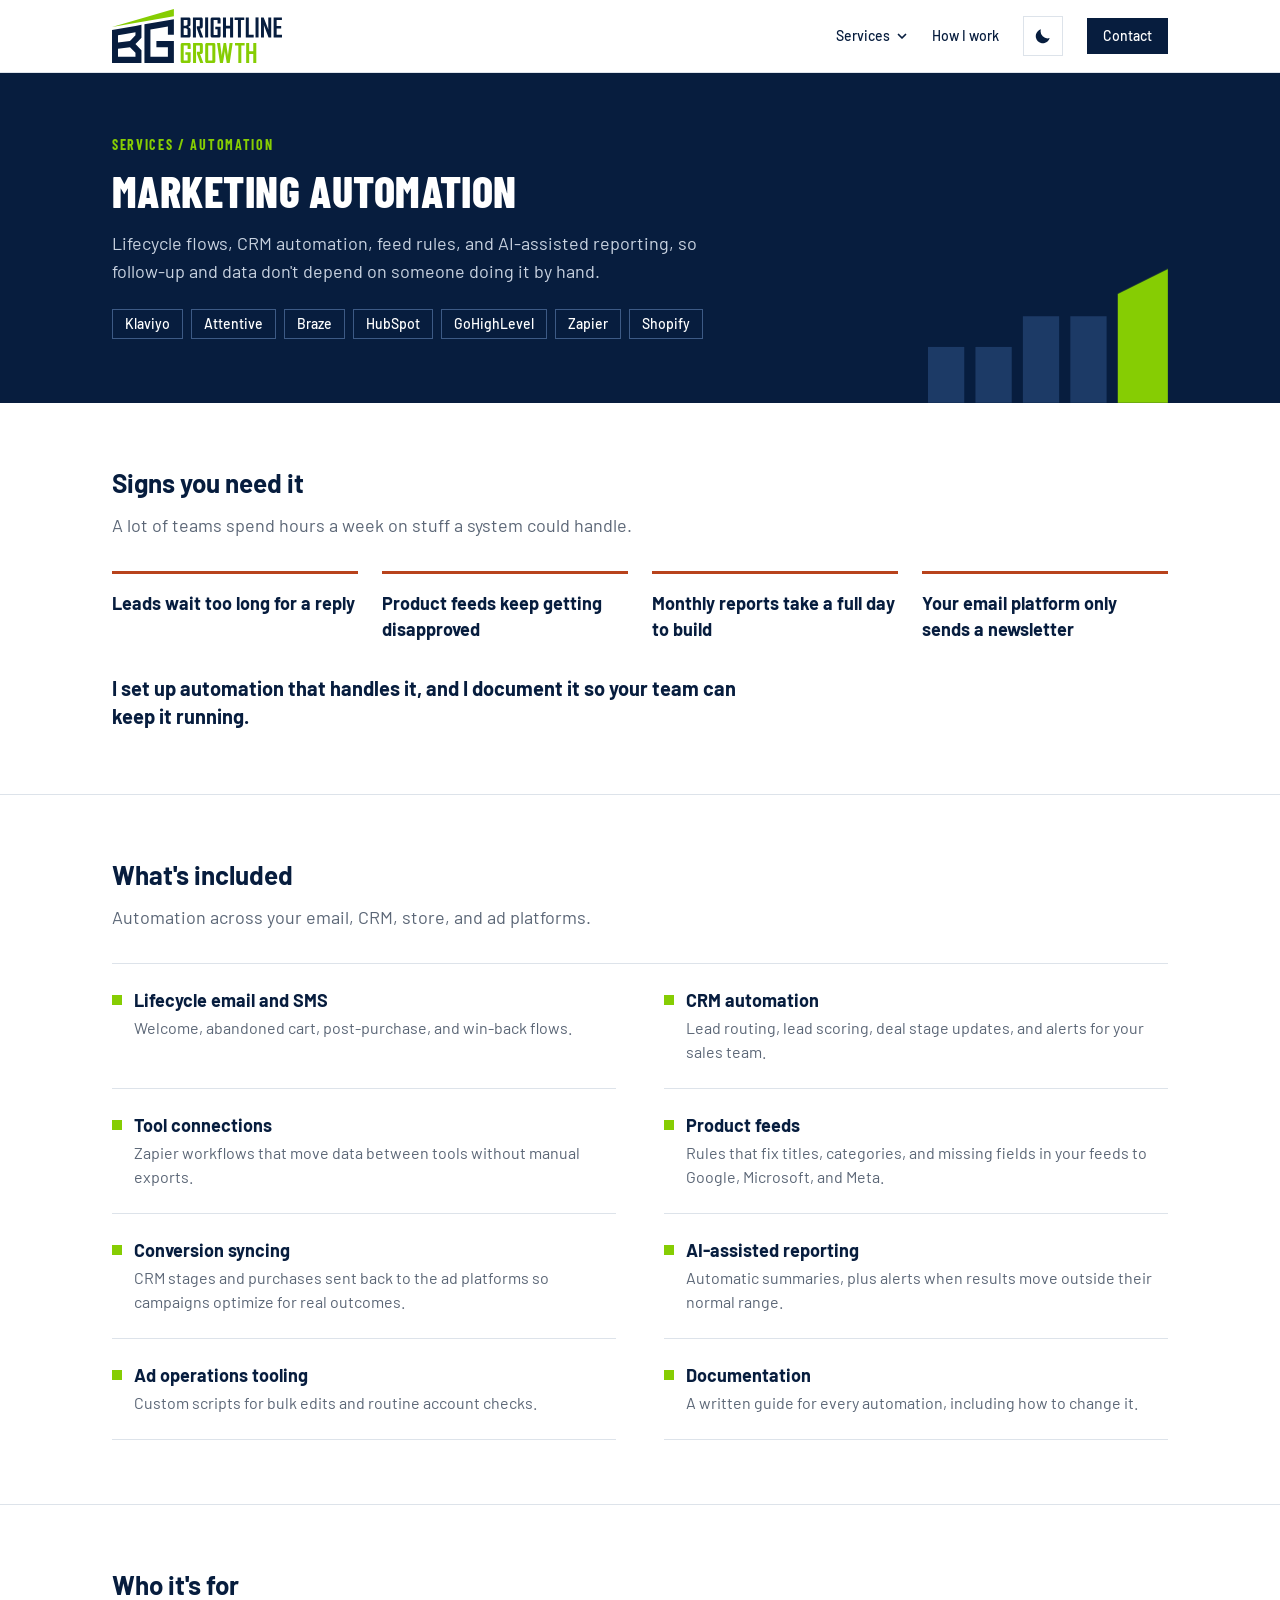
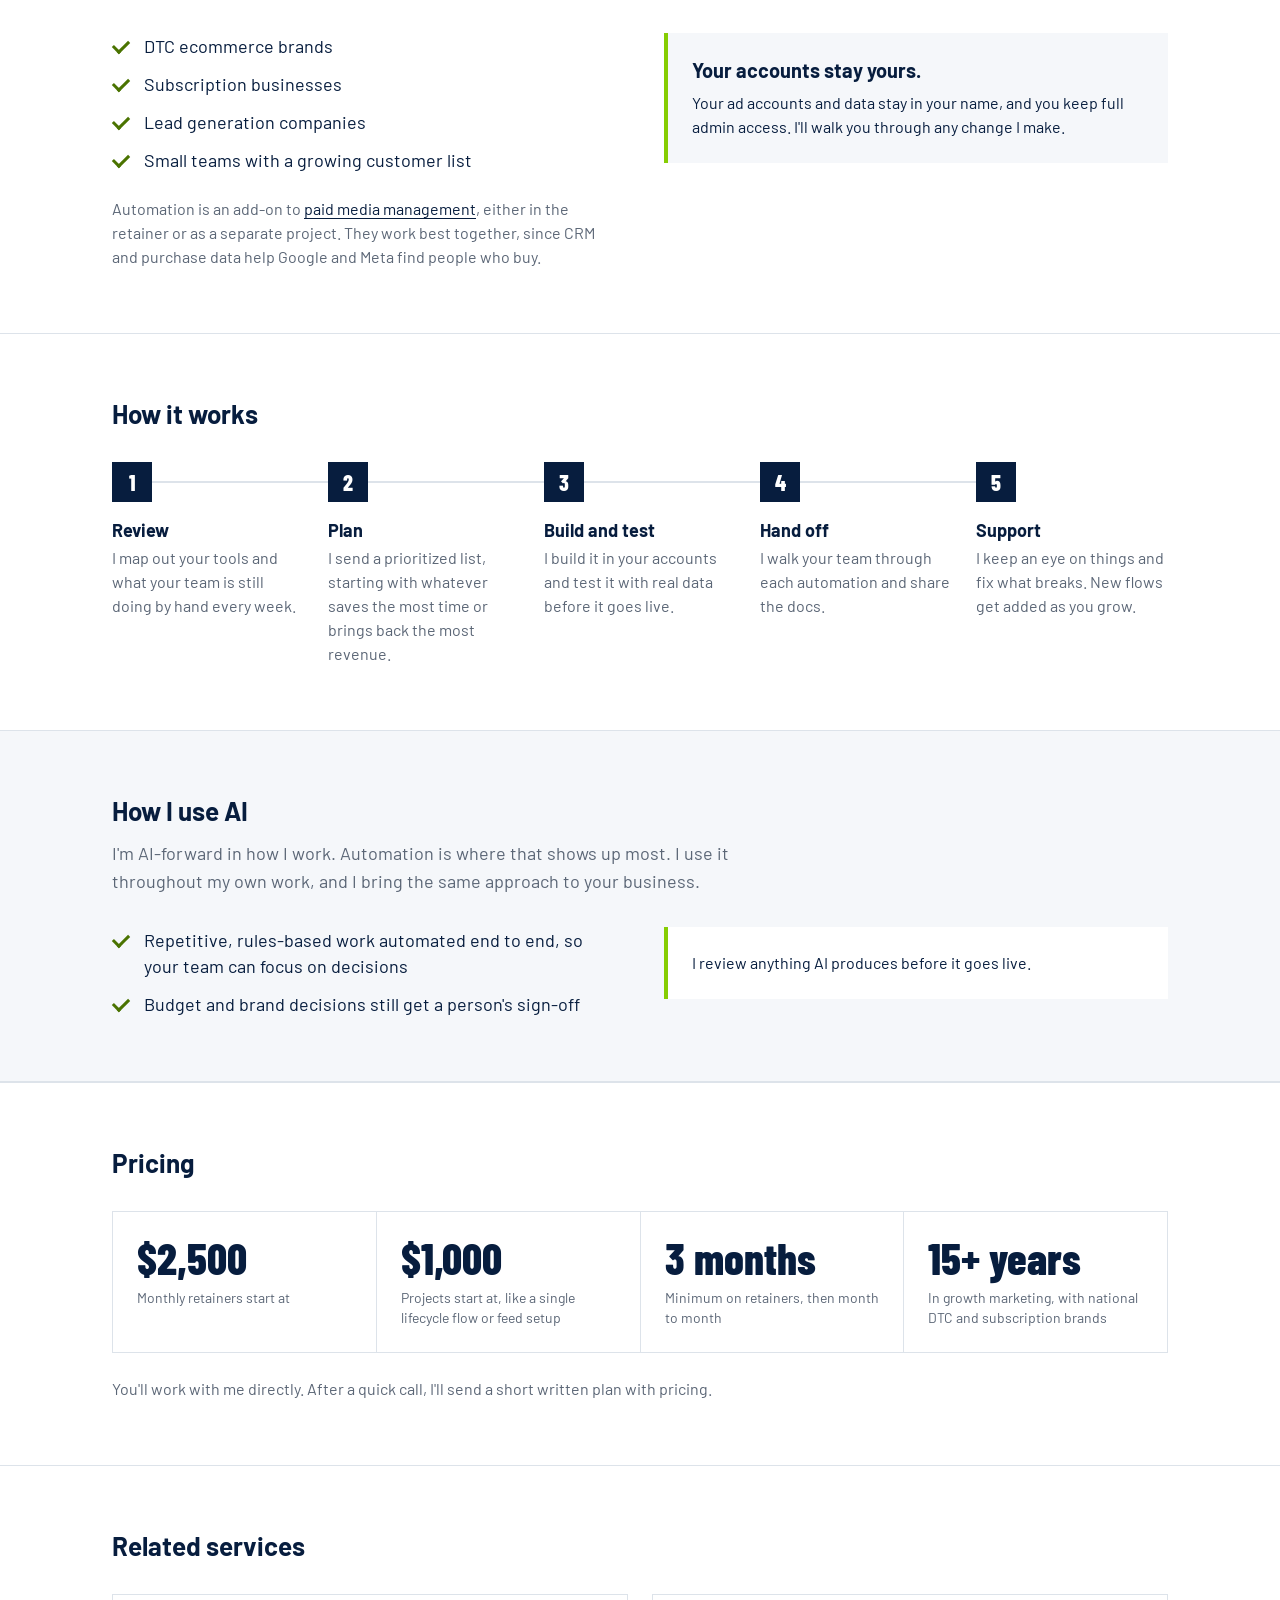
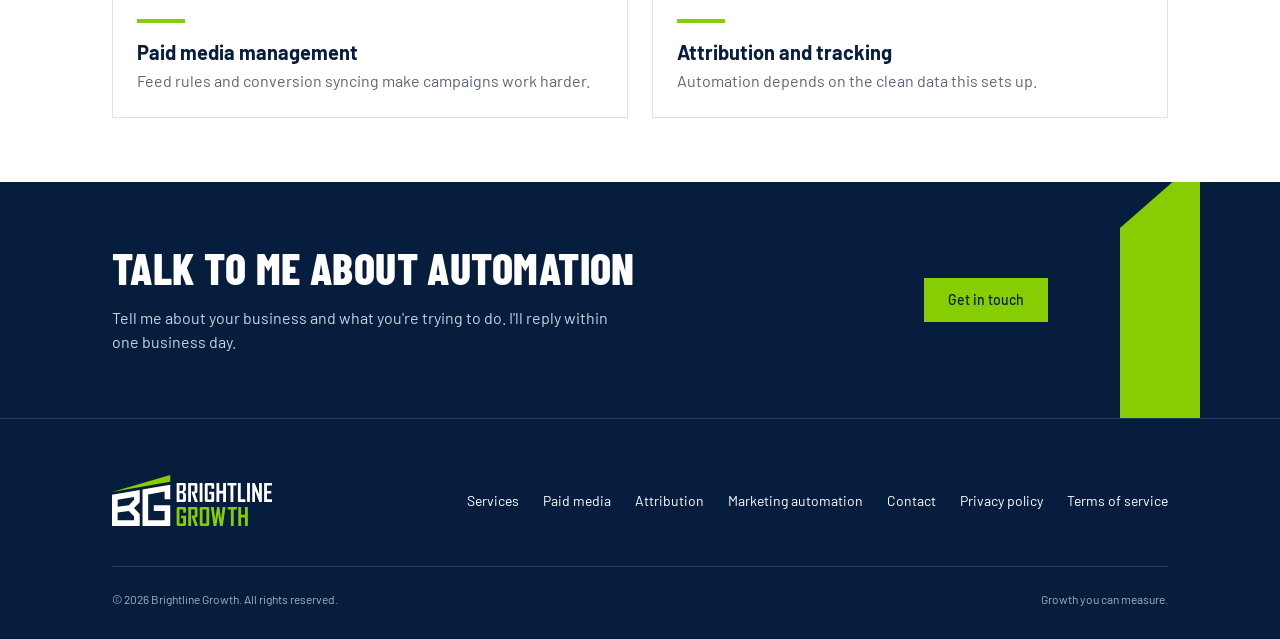
<file: automation.html>
<!doctype html>
<html lang="en">
<head>
<meta charset="utf-8">
<script>(function(d){d.classList.add("js");try{var t=localStorage.getItem("theme");if(t==="light"||t==="dark")d.setAttribute("data-theme",t)}catch(e){}})(document.documentElement)</script>
<meta name="viewport" content="width=device-width, initial-scale=1, maximum-scale=1, user-scalable=no">
<title>Marketing Automation and CRM Workflows | Brightline Growth</title>
<meta name="description" content="Marketing automation from a Southern California consultancy: lifecycle email and CRM workflows, product feed management, and AI-assisted reporting for ad teams.">
<meta property="og:title" content="Marketing Automation and CRM Workflows | Brightline Growth">
<meta property="og:description" content="Marketing automation from a Southern California consultancy: lifecycle email and CRM workflows, product feed management, and AI-assisted reporting for ad teams.">
<meta property="og:type" content="website">
<meta name="theme-color" content="#071d3e">
<link rel="canonical" href="https://brightlinegrowth.com/automation.html">
<meta property="og:url" content="https://brightlinegrowth.com/automation.html">
<meta property="og:site_name" content="Brightline Growth">
<meta property="og:image" content="https://brightlinegrowth.com/assets/og-image.png">
<meta property="og:image:width" content="1200">
<meta property="og:image:height" content="630">
<meta property="og:image:alt" content="Brightline Growth: Growth you can measure">
<meta name="twitter:card" content="summary_large_image">
<link rel="icon" type="image/svg+xml" href="assets/bg-mark.svg">
<link rel="apple-touch-icon" href="/apple-touch-icon.png">
<link rel="preconnect" href="https://fonts.googleapis.com">
<link rel="preconnect" href="https://fonts.gstatic.com" crossorigin>
<link href="https://fonts.googleapis.com/css2?family=Barlow+Condensed:wght@700;800&family=Barlow:wght@400;500;700&display=swap" rel="stylesheet">
<link rel="stylesheet" href="assets/styles.css">
<script type="application/ld+json">
[
 {
  "@context": "https://schema.org",
  "@type": "Service",
  "name": "Marketing automation",
  "serviceType": "Marketing automation",
  "url": "https://brightlinegrowth.com/automation.html",
  "description": "Marketing automation from a Southern California consultancy: lifecycle email and CRM workflows, product feed management, and AI-assisted reporting for ad teams.",
  "provider": {
   "@type": "ProfessionalService",
   "name": "Brightline Growth",
   "url": "https://brightlinegrowth.com/"
  },
  "areaServed": [
   {
    "@type": "Country",
    "name": "United States"
   },
   {
    "@type": "Country",
    "name": "Canada"
   }
  ],
  "offers": {
   "@type": "Offer",
   "priceSpecification": {
    "@type": "UnitPriceSpecification",
    "price": 2500,
    "priceCurrency": "USD",
    "unitText": "MONTH",
    "description": "Retainers from $2,500 per month; projects from $1,000"
   }
  }
 },
 {
  "@context": "https://schema.org",
  "@type": "BreadcrumbList",
  "itemListElement": [
   {
    "@type": "ListItem",
    "position": 1,
    "name": "Home",
    "item": "https://brightlinegrowth.com/"
   },
   {
    "@type": "ListItem",
    "position": 2,
    "name": "Marketing automation",
    "item": "https://brightlinegrowth.com/automation.html"
   }
  ]
 }
]
</script>
</head>
<body>
<a class="skip" href="#main">Skip to content</a>
<header class="site-header">
  <div class="wrap">
    <a class="logo" href="/" aria-label="Brightline Growth home"><img class="logo-light" src="assets/brightline-growth-lockup.svg" alt="Brightline Growth" width="170" height="54"><img class="logo-dark" src="assets/brightline-growth-lockup-reversed.svg" alt="" width="170" height="54"></a>
    <nav class="nav" aria-label="Main">
      <div class="nav-menu">
        <a href="/#services" class="nav-menu-link">Services</a>
        <button class="nav-menu-btn" type="button" aria-expanded="false" aria-controls="services-menu">Services<svg viewBox="0 0 12 12" aria-hidden="true"><path d="M2.5 4.5 6 8l3.5-3.5"/></svg></button>
        <ul class="nav-menu-list" id="services-menu">
          <li><a href="paid-media.html">Paid media</a></li>
          <li><a href="attribution.html">Attribution</a></li>
          <li><a href="automation.html" aria-current="page">Marketing automation</a></li>
        </ul>
      </div>
      <a href="/#how" class="nav-hide">How I work</a>
      <button class="theme-toggle" type="button" aria-label="Switch to dark mode">
        <svg class="icon-moon" viewBox="0 0 24 24" aria-hidden="true"><path d="M20 14.5A8.5 8.5 0 0 1 9.5 4a8.5 8.5 0 1 0 10.5 10.5Z"/></svg>
        <svg class="icon-sun" viewBox="0 0 24 24" aria-hidden="true"><circle cx="12" cy="12" r="4.5"/><path d="M12 2v2.5M12 19.5V22M2 12h2.5M19.5 12H22M4.9 4.9l1.8 1.8M17.3 17.3l1.8 1.8M4.9 19.1l1.8-1.8M17.3 6.7l1.8-1.8"/></svg>
      </button>
      <a href="contact.html" class="btn btn-sm">Contact</a>
    </nav>
  </div>
</header>
<main id="main">

<section class="page-head svc-head">
  <div class="wrap">
    <span class="eyebrow">Services / Automation</span>
    <h1 class="display-lg rise">Marketing automation</h1>
    <p class="body-lg">Lifecycle flows, CRM automation, feed rules, and AI-assisted reporting, so follow-up and data don't depend on someone doing it by hand.</p>
    <ul class="chips chips-inverse" aria-label="Tools I build in"><li>Klaviyo</li><li>Attentive</li><li>Braze</li><li>HubSpot</li><li>GoHighLevel</li><li>Zapier</li><li>Shopify</li></ul>
  </div>
  <svg class="head-geo" viewBox="0 0 172 100" aria-hidden="true"><rect x="0" y="60" width="26" height="40"/><rect x="34" y="60" width="26" height="40"/><rect x="68" y="38" width="26" height="62"/><rect x="102" y="38" width="26" height="62"/><polygon points="136,100 172,100 172,4 136,22"/></svg>
</section>
<section class="svc-section" aria-labelledby="problem-title">
  <div class="wrap">
    <div class="svc-intro">
      <h2 id="problem-title">Signs you need it</h2>
      <p class="body-lg muted">A lot of teams spend hours a week on stuff a system could handle.</p>
    </div>
    <ul class="flags flags-4">
      <li>Leads wait too long for a reply</li>
      <li>Product feeds keep getting disapproved</li>
      <li>Monthly reports take a full day to build</li>
      <li>Your email platform only sends a newsletter</li>
    </ul>
    <p class="svc-answer">I set up automation that handles it, and I document it so your team can keep it running.</p>
  </div>
</section>
<section class="svc-section" aria-labelledby="included-title">
  <div class="wrap">
    <div class="svc-intro">
      <h2 id="included-title">What's included</h2>
      <p class="body-lg muted">Automation across your email, CRM, store, and ad platforms.</p>
    </div>
    <ul class="spec">
      <li><h3>Lifecycle email and SMS</h3><p>Welcome, abandoned cart, post-purchase, and win-back flows.</p></li>
      <li><h3>CRM automation</h3><p>Lead routing, lead scoring, deal stage updates, and alerts for your sales team.</p></li>
      <li><h3>Tool connections</h3><p>Zapier workflows that move data between tools without manual exports.</p></li>
      <li><h3>Product feeds</h3><p>Rules that fix titles, categories, and missing fields in your feeds to Google, Microsoft, and Meta.</p></li>
      <li><h3>Conversion syncing</h3><p>CRM stages and purchases sent back to the ad platforms so campaigns optimize for real outcomes.</p></li>
      <li><h3>AI-assisted reporting</h3><p>Automatic summaries, plus alerts when results move outside their normal range.</p></li>
      <li><h3>Ad operations tooling</h3><p>Custom scripts for bulk edits and routine account checks.</p></li>
      <li><h3>Documentation</h3><p>A written guide for every automation, including how to change it.</p></li>
    </ul>
  </div>
</section>
<section class="svc-section" aria-labelledby="fit-title">
  <div class="wrap">
    <div class="svc-intro">
      <h2 id="fit-title">Who it's for</h2>
    </div>
    <div class="fit">
      <div>
        <ul class="checks">
      <li>DTC ecommerce brands</li>
      <li>Subscription businesses</li>
      <li>Lead generation companies</li>
      <li>Small teams with a growing customer list</li>
    </ul>
        <p class="svc-note muted">Automation is an add-on to <a href="paid-media.html">paid media management</a>, either in the retainer or as a separate project. They work best together, since CRM and purchase data help Google and Meta find people who buy.</p>
      </div>
      <p class="callout"><strong>Your accounts stay yours.</strong> Your ad accounts and data stay in your name, and you keep full admin access. I'll walk you through any change I make.</p>
    </div>
  </div>
</section>
<section class="svc-section" aria-labelledby="steps-title">
  <div class="wrap">
    <div class="svc-intro">
      <h2 id="steps-title">How it works</h2>
    </div>
    <ol class="steps">
      <li><span class="step-n" aria-hidden="true">1</span><h3>Review</h3><p>I map out your tools and what your team is still doing by hand every week.</p></li>
      <li><span class="step-n" aria-hidden="true">2</span><h3>Plan</h3><p>I send a prioritized list, starting with whatever saves the most time or brings back the most revenue.</p></li>
      <li><span class="step-n" aria-hidden="true">3</span><h3>Build and test</h3><p>I build it in your accounts and test it with real data before it goes live.</p></li>
      <li><span class="step-n" aria-hidden="true">4</span><h3>Hand off</h3><p>I walk your team through each automation and share the docs.</p></li>
      <li><span class="step-n" aria-hidden="true">5</span><h3>Support</h3><p>I keep an eye on things and fix what breaks. New flows get added as you grow.</p></li>
    </ol>
  </div>
</section>
<section class="svc-section section-raised" aria-labelledby="ai-title">
  <div class="wrap">
    <div class="svc-intro">
      <h2 id="ai-title">How I use AI</h2>
      <p class="body-lg muted">I'm AI-forward in how I work. Automation is where that shows up most. I use it throughout my own work, and I bring the same approach to your business.</p>
    </div>
    <div class="fit">
      <ul class="checks">
      <li>Repetitive, rules-based work automated end to end, so your team can focus on decisions</li>
      <li>Budget and brand decisions still get a person's sign-off</li>
    </ul>
      <p class="callout">I review anything AI produces before it goes live.</p>
    </div>
  </div>
</section>
<section class="svc-section" aria-labelledby="pricing-title">
  <div class="wrap">
    <div class="svc-intro">
      <h2 id="pricing-title">Pricing</h2>
    </div>
    <dl class="facts">
      <div><dt>Monthly retainers start at</dt><dd>$2,500</dd></div>
      <div><dt>Projects start at, like a single lifecycle flow or feed setup</dt><dd>$1,000</dd></div>
      <div><dt>Minimum on retainers, then month to month</dt><dd>3 months</dd></div>
      <div><dt>In growth marketing, with national DTC and subscription brands</dt><dd>15+ years</dd></div>
    </dl>
    <p class="svc-note muted">You'll work with me directly. After a quick call, I'll send a short written plan with pricing.</p>
  </div>
</section>
<section class="svc-section" aria-labelledby="related-title">
  <div class="wrap">
    <div class="svc-intro">
      <h2 id="related-title">Related services</h2>
    </div>
    <div class="related">
      <a href="paid-media.html"><span class="related-title">Paid media management</span><span class="muted">Feed rules and conversion syncing make campaigns work harder.</span></a>
      <a href="attribution.html"><span class="related-title">Attribution and tracking</span><span class="muted">Automation depends on the clean data this sets up.</span></a>
    </div>
  </div>
</section>

<section class="cta" aria-labelledby="cta-title">
  <div class="wrap">
    <div>
      <h2 class="display-lg" id="cta-title">Talk to me about automation</h2>
      <p style="margin-top:16px">Tell me about your business and what you're trying to do. I'll reply within one business day.</p>
    </div>
    <a class="btn btn-inverse" href="contact.html">Get in touch</a>
  </div>
  <svg class="cta-wedge" viewBox="0 0 280 300" preserveAspectRatio="xMaxYMax slice" aria-hidden="true">
    <polygon points="200,300 280,300 280,40 200,110" fill="#86cd03"/>
  </svg>
</section>
</main>
<footer class="site-footer">
  <div class="wrap">
    <div class="top">
      <a class="logo" href="/" aria-label="Brightline Growth home"><img src="assets/brightline-growth-lockup-reversed.svg" alt="Brightline Growth" width="160" height="51"></a>
      <nav class="footer-links" aria-label="Footer">
        <a href="/#services">Services</a>
        <a href="paid-media.html">Paid media</a>
        <a href="attribution.html">Attribution</a>
        <a href="automation.html">Marketing automation</a>
        <a href="contact.html">Contact</a>
        <a href="privacy.html">Privacy policy</a>
        <a href="terms.html">Terms of service</a>
      </nav>
    </div>
    <div class="footer-meta">
      <span>&copy; 2026 Brightline Growth. All rights reserved.</span>
      <span>Growth you can measure.</span>
    </div>
  </div>
</footer>
<script src="assets/site.js" defer></script>
</body>
</html>
</file>
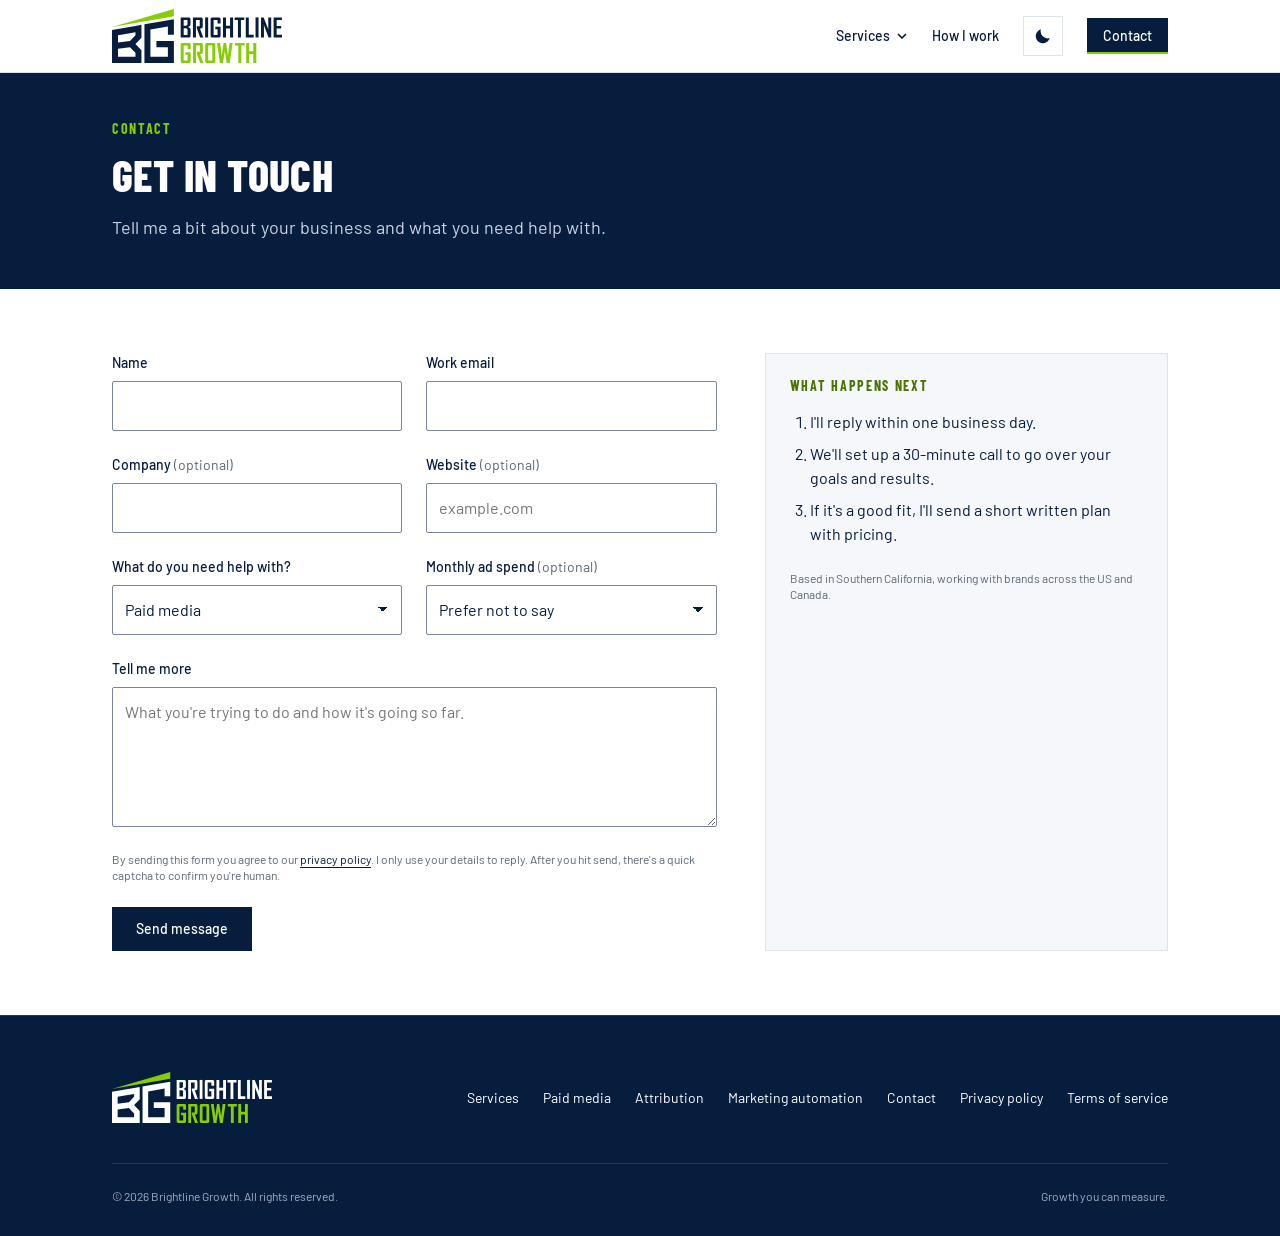
<file: contact.html>
<!doctype html>
<html lang="en">
<head>
<meta charset="utf-8">
<script>(function(d){d.classList.add("js");try{var t=localStorage.getItem("theme");if(t==="light"||t==="dark")d.setAttribute("data-theme",t)}catch(e){}})(document.documentElement)</script>
<meta name="viewport" content="width=device-width, initial-scale=1, maximum-scale=1, user-scalable=no">
<title>Contact a Growth Marketing Consultant | Brightline Growth</title>
<meta name="description" content="Tell Brightline Growth about your business and goals. Ask about paid media, attribution, or marketing automation, and I'll reply within one business day.">
<meta property="og:title" content="Contact a Growth Marketing Consultant | Brightline Growth">
<meta property="og:description" content="Tell Brightline Growth about your business and goals. Ask about paid media, attribution, or marketing automation, and I'll reply within one business day.">
<meta property="og:type" content="website">
<meta name="theme-color" content="#071d3e">
<link rel="canonical" href="https://brightlinegrowth.com/contact.html">
<meta property="og:url" content="https://brightlinegrowth.com/contact.html">
<meta property="og:site_name" content="Brightline Growth">
<meta property="og:image" content="https://brightlinegrowth.com/assets/og-image.png">
<meta property="og:image:width" content="1200">
<meta property="og:image:height" content="630">
<meta property="og:image:alt" content="Brightline Growth: Growth you can measure">
<meta name="twitter:card" content="summary_large_image">
<link rel="icon" type="image/svg+xml" href="assets/bg-mark.svg">
<link rel="apple-touch-icon" href="/apple-touch-icon.png">
<link rel="preconnect" href="https://fonts.googleapis.com">
<link rel="preconnect" href="https://fonts.gstatic.com" crossorigin>
<link href="https://fonts.googleapis.com/css2?family=Barlow+Condensed:wght@700;800&family=Barlow:wght@400;500;700&display=swap" rel="stylesheet">
<link rel="stylesheet" href="assets/styles.css">
</head>
<body>
<a class="skip" href="#main">Skip to content</a>
<header class="site-header">
  <div class="wrap">
    <a class="logo" href="/" aria-label="Brightline Growth home"><img class="logo-light" src="assets/brightline-growth-lockup.svg" alt="Brightline Growth" width="170" height="54"><img class="logo-dark" src="assets/brightline-growth-lockup-reversed.svg" alt="" width="170" height="54"></a>
    <nav class="nav" aria-label="Main">
      <div class="nav-menu">
        <a href="/#services" class="nav-menu-link">Services</a>
        <button class="nav-menu-btn" type="button" aria-expanded="false" aria-controls="services-menu">Services<svg viewBox="0 0 12 12" aria-hidden="true"><path d="M2.5 4.5 6 8l3.5-3.5"/></svg></button>
        <ul class="nav-menu-list" id="services-menu">
          <li><a href="paid-media.html">Paid media</a></li>
          <li><a href="attribution.html">Attribution</a></li>
          <li><a href="automation.html">Marketing automation</a></li>
        </ul>
      </div>
      <a href="/#how" class="nav-hide">How I work</a>
      <button class="theme-toggle" type="button" aria-label="Switch to dark mode">
        <svg class="icon-moon" viewBox="0 0 24 24" aria-hidden="true"><path d="M20 14.5A8.5 8.5 0 0 1 9.5 4a8.5 8.5 0 1 0 10.5 10.5Z"/></svg>
        <svg class="icon-sun" viewBox="0 0 24 24" aria-hidden="true"><circle cx="12" cy="12" r="4.5"/><path d="M12 2v2.5M12 19.5V22M2 12h2.5M19.5 12H22M4.9 4.9l1.8 1.8M17.3 17.3l1.8 1.8M4.9 19.1l1.8-1.8M17.3 6.7l1.8-1.8"/></svg>
      </button>
      <a href="contact.html" class="btn btn-sm" aria-current="page">Contact</a>
    </nav>
  </div>
</header>
<main id="main">

<section class="page-head">
  <div class="wrap">
    <span class="eyebrow">Contact</span>
    <h1 class="display-lg rise">Get in touch</h1>
    <p class="body-lg">Tell me a bit about your business and what you need help with.</p>
  </div>
</section>

<section class="section">
  <div class="wrap contact-grid">
    <form class="form" id="contact-form" action="https://formsubmit.co/hi@brightlinegrowth.com" method="POST" novalidate>
      <input type="hidden" name="_subject" value="New inquiry from brightlinegrowth.com">
      <input type="hidden" name="_template" value="table">
      <input type="hidden" name="_captcha" value="true">
      <input type="hidden" name="_next" id="next" value="">
      <div class="form-row">
        <div class="field">
          <label for="name">Name</label>
          <input id="name" name="name" type="text" autocomplete="name" required aria-describedby="name-err">
          <p class="error" id="name-err" aria-live="polite"></p>
        </div>
        <div class="field">
          <label for="email">Work email</label>
          <input id="email" name="email" type="email" autocomplete="email" required aria-describedby="email-err">
          <p class="error" id="email-err" aria-live="polite"></p>
        </div>
      </div>
      <div class="form-row">
        <div class="field">
          <label for="company">Company <span class="opt">(optional)</span></label>
          <input id="company" name="company" type="text" autocomplete="organization">
        </div>
        <div class="field">
          <label for="website">Website <span class="opt">(optional)</span></label>
          <input id="website" name="website" type="text" inputmode="url" placeholder="example.com">
        </div>
      </div>
      <div class="form-row">
        <div class="field">
          <label for="interest">What do you need help with?</label>
          <select id="interest" name="interest">
            <option>Paid media</option>
            <option>Attribution and reporting</option>
            <option>Marketing automation</option>
            <option>Not sure yet</option>
          </select>
        </div>
        <div class="field">
          <label for="budget">Monthly ad spend <span class="opt">(optional)</span></label>
          <select id="budget" name="budget">
            <option value="">Prefer not to say</option>
            <option>Under $10k</option>
            <option>$10k to $50k</option>
            <option>$50k to $250k</option>
            <option>$250k+</option>
          </select>
        </div>
      </div>
      <div class="field">
        <label for="message">Tell me more</label>
        <textarea id="message" name="message" required aria-describedby="message-err" placeholder="What you're trying to do and how it's going so far."></textarea>
        <p class="error" id="message-err" aria-live="polite"></p>
      </div>
      <input class="hp" type="text" name="_honey" tabindex="-1" autocomplete="off" aria-hidden="true">
      <p class="form-note">By sending this form you agree to our <a href="privacy.html">privacy policy</a>. I only use your details to reply. After you hit send, there's a quick captcha to confirm you're human.</p>
      <div><button class="btn" type="submit" id="submit">Send message</button></div>
    </form>

    <aside class="aside" aria-label="What happens next">
      <div>
        <span class="eyebrow">What happens next</span>
        <ol>
          <li>I'll reply within one business day.</li>
          <li>We'll set up a 30-minute call to go over your goals and results.</li>
          <li>If it's a good fit, I'll send a short written plan with pricing.</li>
        </ol>
      </div>
      <p class="caption">Based in Southern California, working with brands across the US and Canada.</p>
    </aside>
  </div>
</section>
</main>
<footer class="site-footer">
  <div class="wrap">
    <div class="top">
      <a class="logo" href="/" aria-label="Brightline Growth home"><img src="assets/brightline-growth-lockup-reversed.svg" alt="Brightline Growth" width="160" height="51"></a>
      <nav class="footer-links" aria-label="Footer">
        <a href="/#services">Services</a>
        <a href="paid-media.html">Paid media</a>
        <a href="attribution.html">Attribution</a>
        <a href="automation.html">Marketing automation</a>
        <a href="contact.html">Contact</a>
        <a href="privacy.html">Privacy policy</a>
        <a href="terms.html">Terms of service</a>
      </nav>
    </div>
    <div class="footer-meta">
      <span>&copy; 2026 Brightline Growth. All rights reserved.</span>
      <span>Growth you can measure.</span>
    </div>
  </div>
</footer>
<script>
(function () {
  // Submissions go to FormSubmit (formsubmit.co) as a normal POST so its server-verified
  // reCAPTCHA runs before delivery. Change the form's action attribute to update the inbox.
  var form = document.getElementById("contact-form");
  var btn = document.getElementById("submit");

  // Send visitors back to this site's thank-you page, wherever the site is hosted.
  document.getElementById("next").value = new URL("thanks.html", location.href).href;

  function setErr(id, msg) {
    var input = document.getElementById(id);
    document.getElementById(id + "-err").textContent = msg ? "Error: " + msg : "";
    if (msg) input.setAttribute("aria-invalid", "true"); else input.removeAttribute("aria-invalid");
    return !msg;
  }

  form.addEventListener("submit", function (e) {
    var f = form.elements;
    var ok = true;
    ok = setErr("name", f.name.value.trim() ? "" : "Please enter your name.") && ok;
    ok = setErr("email", /^[^\s@]+@[^\s@]+\.[^\s@]+$/.test(f.email.value.trim()) ? "" : "Please enter a valid email address.") && ok;
    ok = setErr("message", f.message.value.trim().length >= 10 ? "" : "Please add a sentence or two about what you need.") && ok;
    if (!ok) { e.preventDefault(); form.querySelector("[aria-invalid=true]").focus(); return; }
    btn.disabled = true; btn.textContent = "Sending...";
  });

  // Re-enable the button if the visitor comes back with the browser's back button.
  window.addEventListener("pageshow", function () { btn.disabled = false; btn.textContent = "Send message"; });
})();
</script>
<script src="assets/site.js" defer></script>
</body>
</html>
</file>
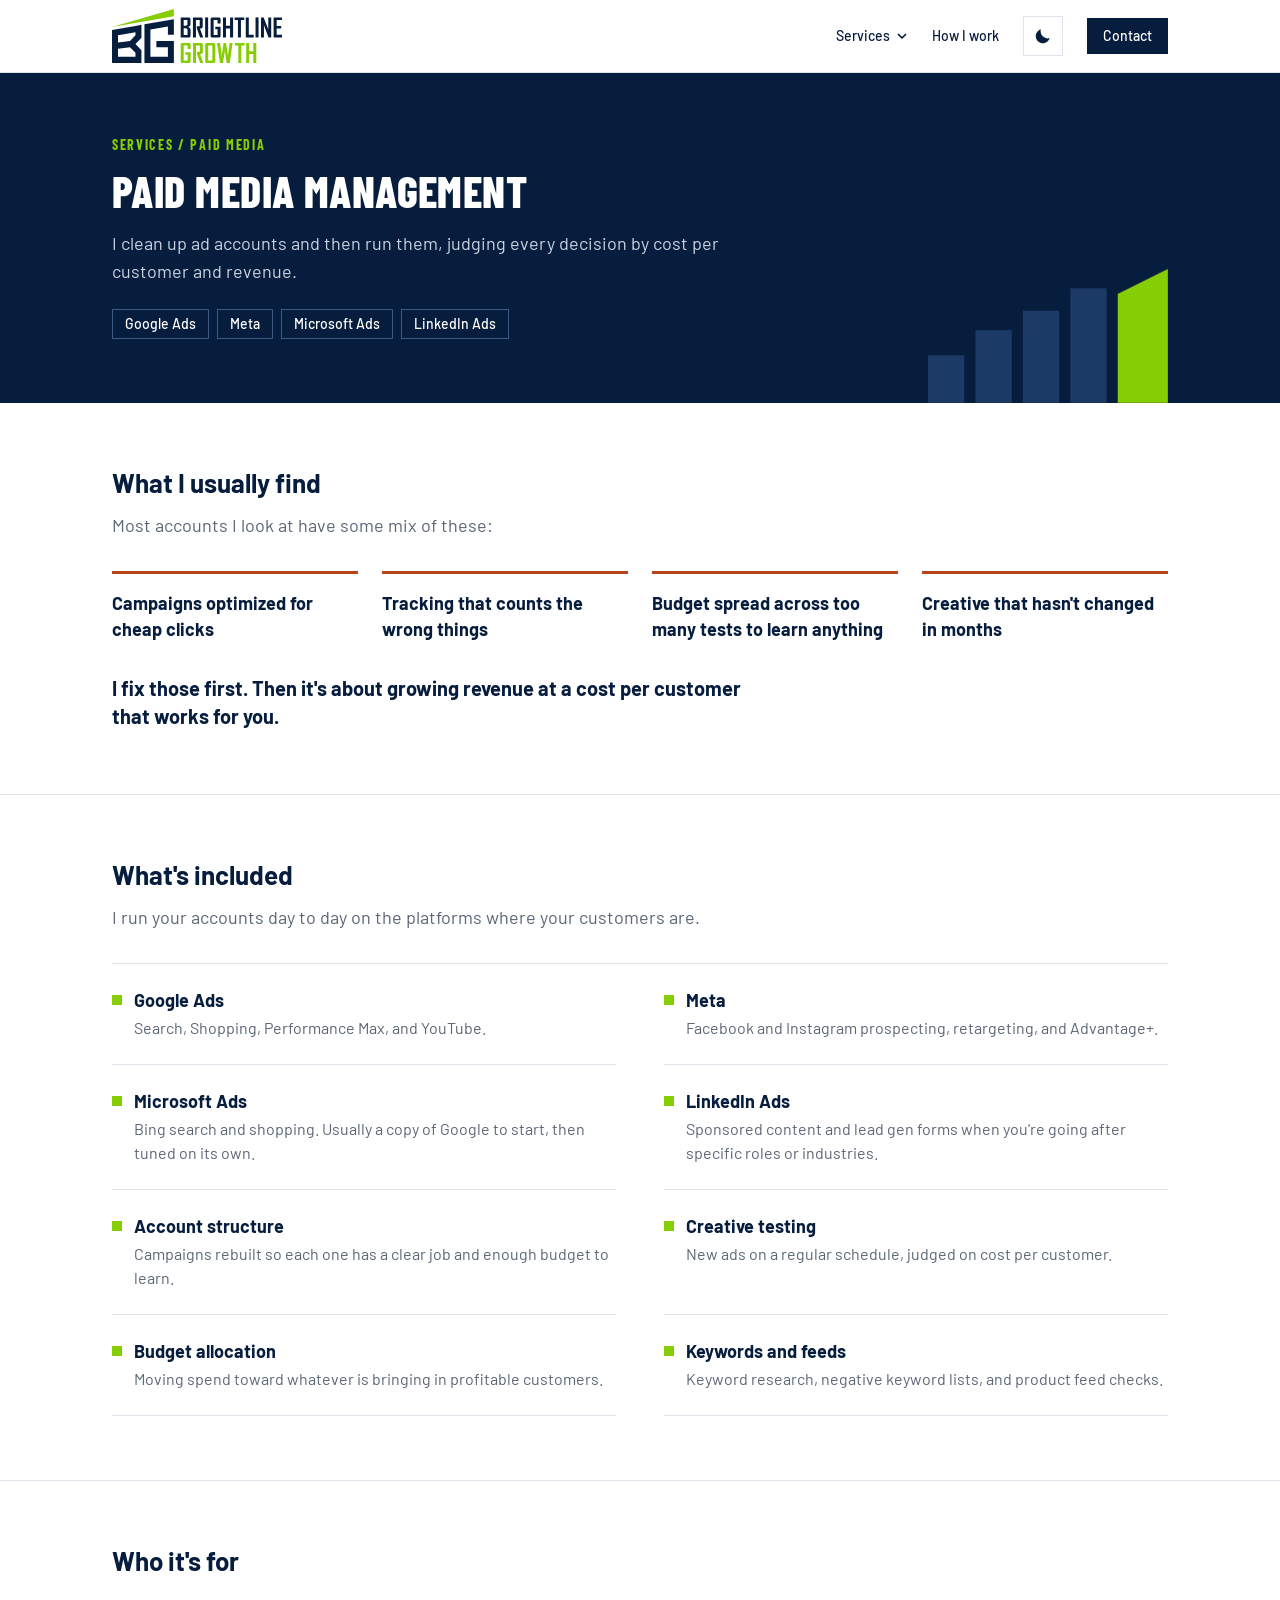
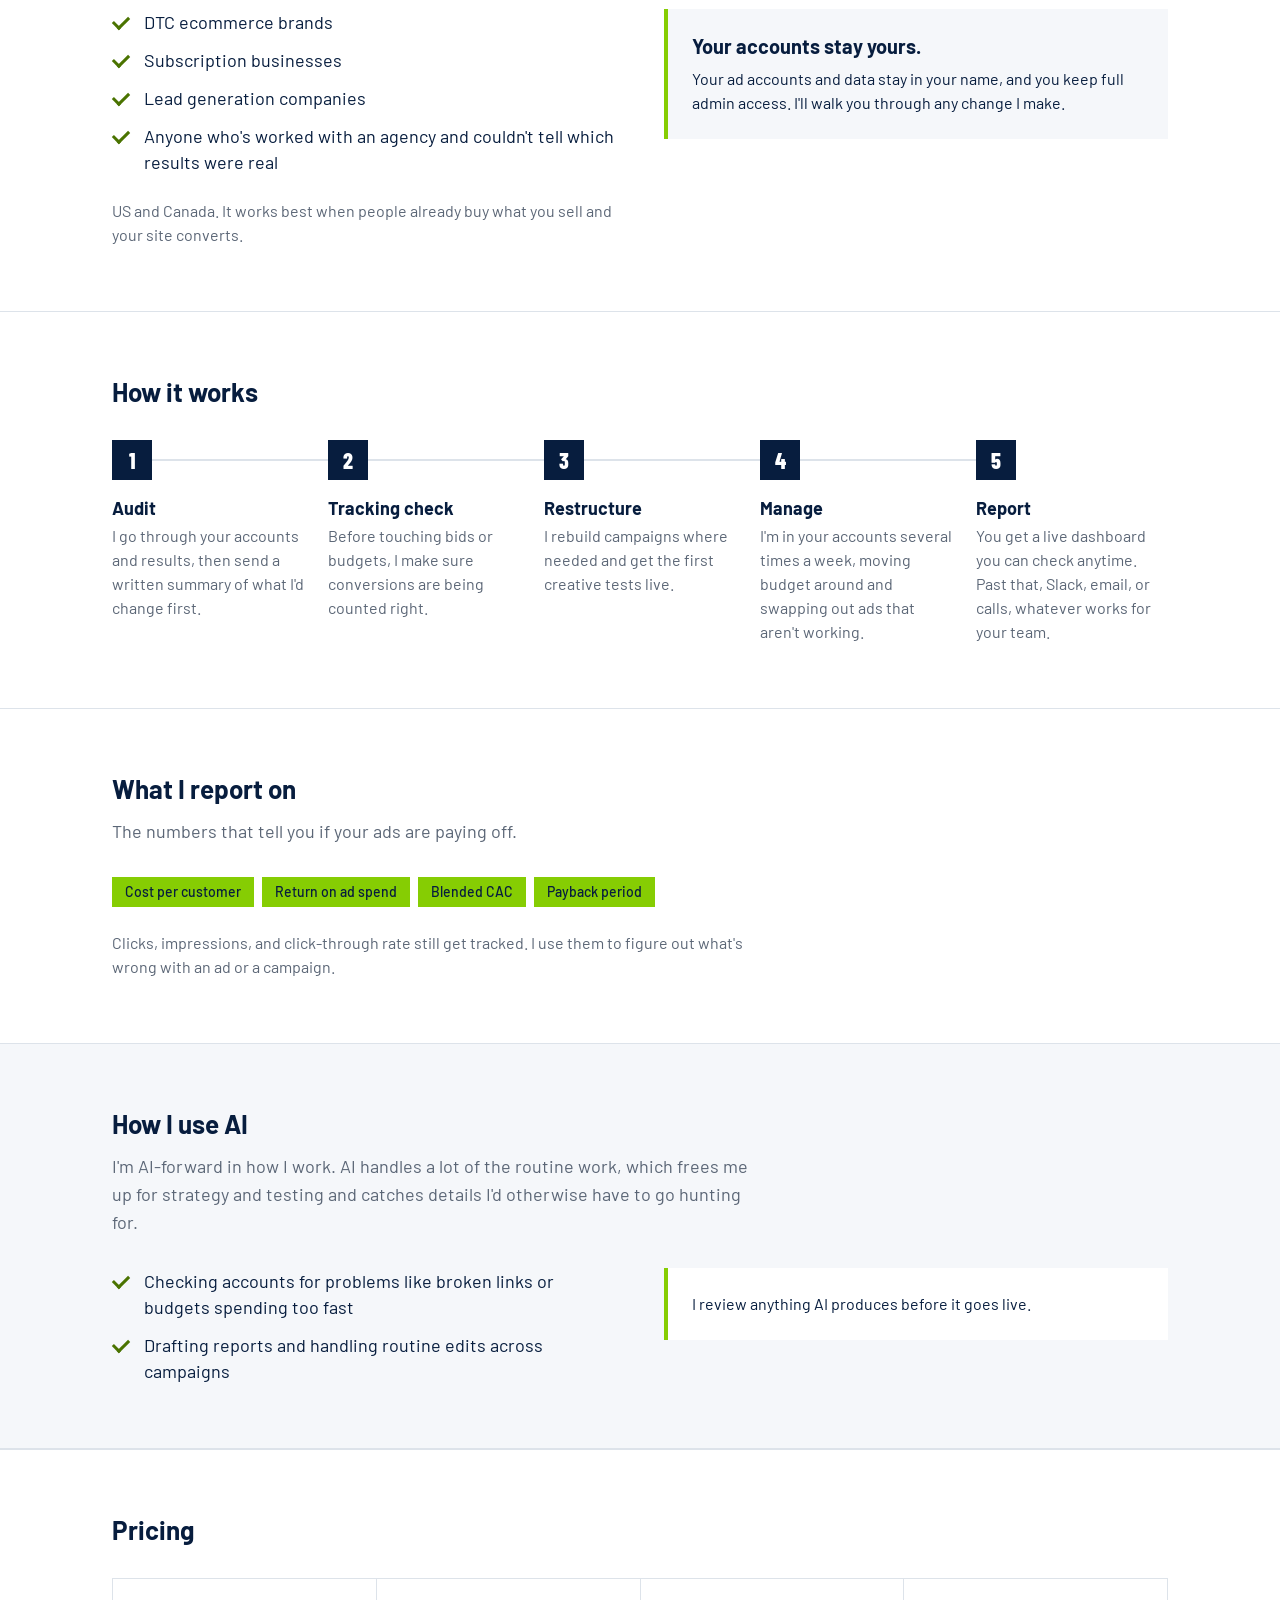
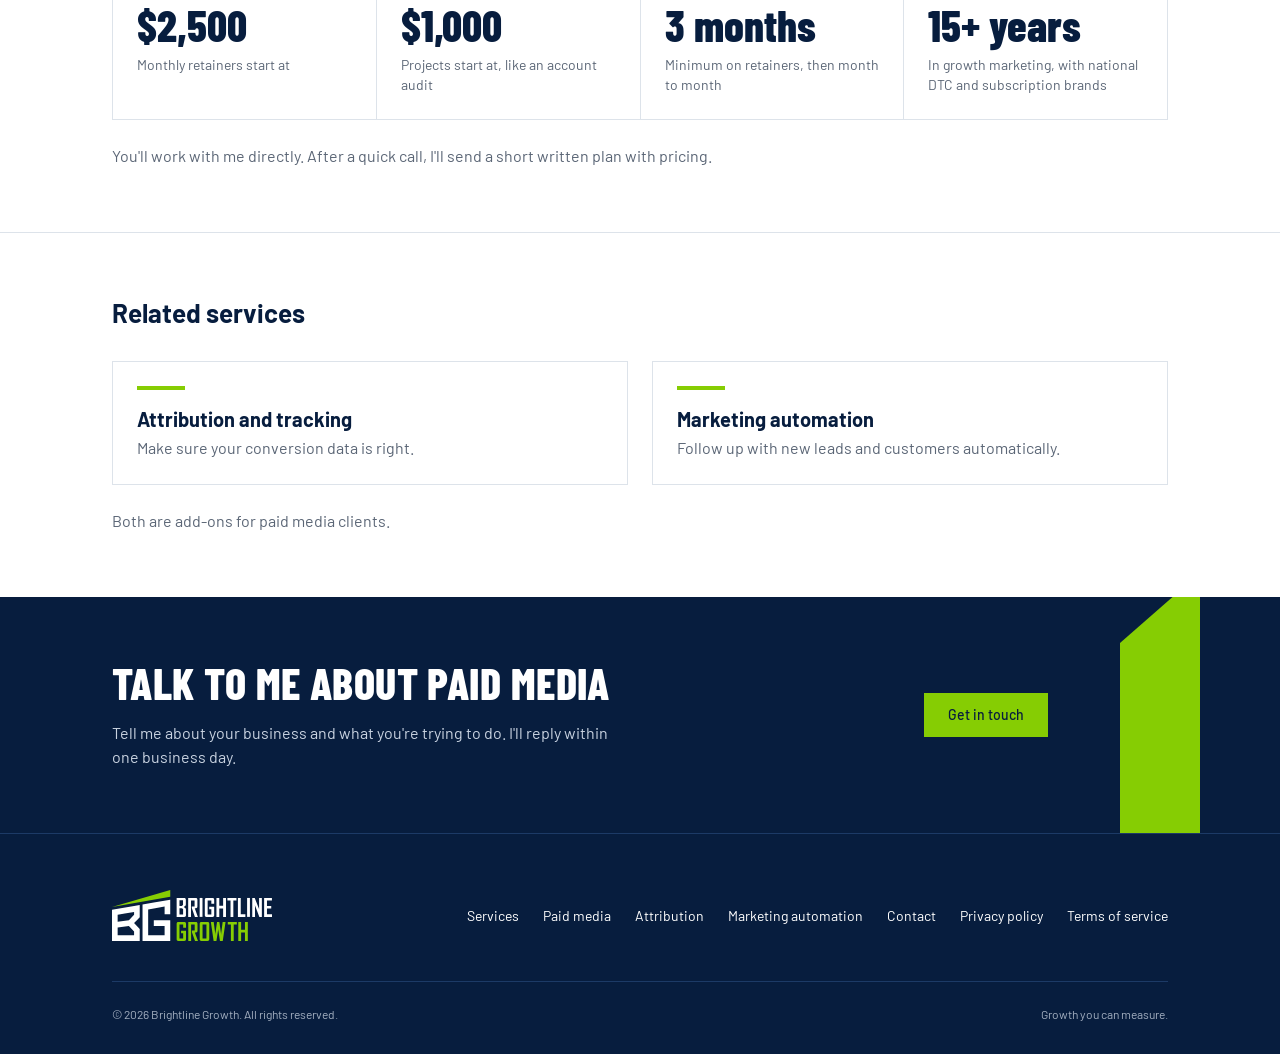
<file: paid-media.html>
<!doctype html>
<html lang="en">
<head>
<meta charset="utf-8">
<script>(function(d){d.classList.add("js");try{var t=localStorage.getItem("theme");if(t==="light"||t==="dark")d.setAttribute("data-theme",t)}catch(e){}})(document.documentElement)</script>
<meta name="viewport" content="width=device-width, initial-scale=1, maximum-scale=1, user-scalable=no">
<title>Paid Media Management and PPC Services | Brightline Growth</title>
<meta name="description" content="Paid media management for Google, Meta, Microsoft, and LinkedIn Ads from a Southern California consultancy, with reporting on cost per customer, not clicks.">
<meta property="og:title" content="Paid Media Management and PPC Services | Brightline Growth">
<meta property="og:description" content="Paid media management for Google, Meta, Microsoft, and LinkedIn Ads from a Southern California consultancy, with reporting on cost per customer, not clicks.">
<meta property="og:type" content="website">
<meta name="theme-color" content="#071d3e">
<link rel="canonical" href="https://brightlinegrowth.com/paid-media.html">
<meta property="og:url" content="https://brightlinegrowth.com/paid-media.html">
<meta property="og:site_name" content="Brightline Growth">
<meta property="og:image" content="https://brightlinegrowth.com/assets/og-image.png">
<meta property="og:image:width" content="1200">
<meta property="og:image:height" content="630">
<meta property="og:image:alt" content="Brightline Growth: Growth you can measure">
<meta name="twitter:card" content="summary_large_image">
<link rel="icon" type="image/svg+xml" href="assets/bg-mark.svg">
<link rel="apple-touch-icon" href="/apple-touch-icon.png">
<link rel="preconnect" href="https://fonts.googleapis.com">
<link rel="preconnect" href="https://fonts.gstatic.com" crossorigin>
<link href="https://fonts.googleapis.com/css2?family=Barlow+Condensed:wght@700;800&family=Barlow:wght@400;500;700&display=swap" rel="stylesheet">
<link rel="stylesheet" href="assets/styles.css">
<script type="application/ld+json">
[
 {
  "@context": "https://schema.org",
  "@type": "Service",
  "name": "Paid media management",
  "serviceType": "Paid media management",
  "url": "https://brightlinegrowth.com/paid-media.html",
  "description": "Paid media management for Google, Meta, Microsoft, and LinkedIn Ads from a Southern California consultancy, with reporting on cost per customer, not clicks.",
  "provider": {
   "@type": "ProfessionalService",
   "name": "Brightline Growth",
   "url": "https://brightlinegrowth.com/"
  },
  "areaServed": [
   {
    "@type": "Country",
    "name": "United States"
   },
   {
    "@type": "Country",
    "name": "Canada"
   }
  ],
  "offers": {
   "@type": "Offer",
   "priceSpecification": {
    "@type": "UnitPriceSpecification",
    "price": 2500,
    "priceCurrency": "USD",
    "unitText": "MONTH",
    "description": "Retainers from $2,500 per month; projects from $1,000"
   }
  }
 },
 {
  "@context": "https://schema.org",
  "@type": "BreadcrumbList",
  "itemListElement": [
   {
    "@type": "ListItem",
    "position": 1,
    "name": "Home",
    "item": "https://brightlinegrowth.com/"
   },
   {
    "@type": "ListItem",
    "position": 2,
    "name": "Paid media management",
    "item": "https://brightlinegrowth.com/paid-media.html"
   }
  ]
 }
]
</script>
</head>
<body>
<a class="skip" href="#main">Skip to content</a>
<header class="site-header">
  <div class="wrap">
    <a class="logo" href="/" aria-label="Brightline Growth home"><img class="logo-light" src="assets/brightline-growth-lockup.svg" alt="Brightline Growth" width="170" height="54"><img class="logo-dark" src="assets/brightline-growth-lockup-reversed.svg" alt="" width="170" height="54"></a>
    <nav class="nav" aria-label="Main">
      <div class="nav-menu">
        <a href="/#services" class="nav-menu-link">Services</a>
        <button class="nav-menu-btn" type="button" aria-expanded="false" aria-controls="services-menu">Services<svg viewBox="0 0 12 12" aria-hidden="true"><path d="M2.5 4.5 6 8l3.5-3.5"/></svg></button>
        <ul class="nav-menu-list" id="services-menu">
          <li><a href="paid-media.html" aria-current="page">Paid media</a></li>
          <li><a href="attribution.html">Attribution</a></li>
          <li><a href="automation.html">Marketing automation</a></li>
        </ul>
      </div>
      <a href="/#how" class="nav-hide">How I work</a>
      <button class="theme-toggle" type="button" aria-label="Switch to dark mode">
        <svg class="icon-moon" viewBox="0 0 24 24" aria-hidden="true"><path d="M20 14.5A8.5 8.5 0 0 1 9.5 4a8.5 8.5 0 1 0 10.5 10.5Z"/></svg>
        <svg class="icon-sun" viewBox="0 0 24 24" aria-hidden="true"><circle cx="12" cy="12" r="4.5"/><path d="M12 2v2.5M12 19.5V22M2 12h2.5M19.5 12H22M4.9 4.9l1.8 1.8M17.3 17.3l1.8 1.8M4.9 19.1l1.8-1.8M17.3 6.7l1.8-1.8"/></svg>
      </button>
      <a href="contact.html" class="btn btn-sm">Contact</a>
    </nav>
  </div>
</header>
<main id="main">

<section class="page-head svc-head">
  <div class="wrap">
    <span class="eyebrow">Services / Paid media</span>
    <h1 class="display-lg rise">Paid media management</h1>
    <p class="body-lg">I clean up ad accounts and then run them, judging every decision by cost per customer and revenue.</p>
    <ul class="chips chips-inverse" aria-label="Platforms I manage"><li>Google Ads</li><li>Meta</li><li>Microsoft Ads</li><li>LinkedIn Ads</li></ul>
  </div>
  <svg class="head-geo" viewBox="0 0 172 100" aria-hidden="true"><rect x="0" y="66" width="26" height="34"/><rect x="34" y="48" width="26" height="52"/><rect x="68" y="34" width="26" height="66"/><rect x="102" y="18" width="26" height="82"/><polygon points="136,100 172,100 172,4 136,22"/></svg>
</section>
<section class="svc-section" aria-labelledby="problem-title">
  <div class="wrap">
    <div class="svc-intro">
      <h2 id="problem-title">What I usually find</h2>
      <p class="body-lg muted">Most accounts I look at have some mix of these:</p>
    </div>
    <ul class="flags flags-4">
      <li>Campaigns optimized for cheap clicks</li>
      <li>Tracking that counts the wrong things</li>
      <li>Budget spread across too many tests to learn anything</li>
      <li>Creative that hasn't changed in months</li>
    </ul>
    <p class="svc-answer">I fix those first. Then it's about growing revenue at a cost per customer that works for you.</p>
  </div>
</section>
<section class="svc-section" aria-labelledby="included-title">
  <div class="wrap">
    <div class="svc-intro">
      <h2 id="included-title">What's included</h2>
      <p class="body-lg muted">I run your accounts day to day on the platforms where your customers are.</p>
    </div>
    <ul class="spec">
      <li><h3>Google Ads</h3><p>Search, Shopping, Performance Max, and YouTube.</p></li>
      <li><h3>Meta</h3><p>Facebook and Instagram prospecting, retargeting, and Advantage+.</p></li>
      <li><h3>Microsoft Ads</h3><p>Bing search and shopping. Usually a copy of Google to start, then tuned on its own.</p></li>
      <li><h3>LinkedIn Ads</h3><p>Sponsored content and lead gen forms when you're going after specific roles or industries.</p></li>
      <li><h3>Account structure</h3><p>Campaigns rebuilt so each one has a clear job and enough budget to learn.</p></li>
      <li><h3>Creative testing</h3><p>New ads on a regular schedule, judged on cost per customer.</p></li>
      <li><h3>Budget allocation</h3><p>Moving spend toward whatever is bringing in profitable customers.</p></li>
      <li><h3>Keywords and feeds</h3><p>Keyword research, negative keyword lists, and product feed checks.</p></li>
    </ul>
  </div>
</section>
<section class="svc-section" aria-labelledby="fit-title">
  <div class="wrap">
    <div class="svc-intro">
      <h2 id="fit-title">Who it's for</h2>
    </div>
    <div class="fit">
      <div>
        <ul class="checks">
      <li>DTC ecommerce brands</li>
      <li>Subscription businesses</li>
      <li>Lead generation companies</li>
      <li>Anyone who's worked with an agency and couldn't tell which results were real</li>
    </ul>
        <p class="svc-note muted">US and Canada. It works best when people already buy what you sell and your site converts.</p>
      </div>
      <p class="callout"><strong>Your accounts stay yours.</strong> Your ad accounts and data stay in your name, and you keep full admin access. I'll walk you through any change I make.</p>
    </div>
  </div>
</section>
<section class="svc-section" aria-labelledby="steps-title">
  <div class="wrap">
    <div class="svc-intro">
      <h2 id="steps-title">How it works</h2>
    </div>
    <ol class="steps">
      <li><span class="step-n" aria-hidden="true">1</span><h3>Audit</h3><p>I go through your accounts and results, then send a written summary of what I'd change first.</p></li>
      <li><span class="step-n" aria-hidden="true">2</span><h3>Tracking check</h3><p>Before touching bids or budgets, I make sure conversions are being counted right.</p></li>
      <li><span class="step-n" aria-hidden="true">3</span><h3>Restructure</h3><p>I rebuild campaigns where needed and get the first creative tests live.</p></li>
      <li><span class="step-n" aria-hidden="true">4</span><h3>Manage</h3><p>I'm in your accounts several times a week, moving budget around and swapping out ads that aren't working.</p></li>
      <li><span class="step-n" aria-hidden="true">5</span><h3>Report</h3><p>You get a live dashboard you can check anytime. Past that, Slack, email, or calls, whatever works for your team.</p></li>
    </ol>
  </div>
</section>
<section class="svc-section" aria-labelledby="report-title">
  <div class="wrap">
    <div class="svc-intro">
      <h2 id="report-title">What I report on</h2>
      <p class="body-lg muted">The numbers that tell you if your ads are paying off.</p>
    </div>
    <ul class="chips chips-accent">
      <li>Cost per customer</li>
      <li>Return on ad spend</li>
      <li>Blended CAC</li>
      <li>Payback period</li>
    </ul>
    <p class="svc-note muted">Clicks, impressions, and click-through rate still get tracked. I use them to figure out what's wrong with an ad or a campaign.</p>
  </div>
</section>
<section class="svc-section section-raised" aria-labelledby="ai-title">
  <div class="wrap">
    <div class="svc-intro">
      <h2 id="ai-title">How I use AI</h2>
      <p class="body-lg muted">I'm AI-forward in how I work. AI handles a lot of the routine work, which frees me up for strategy and testing and catches details I'd otherwise have to go hunting for.</p>
    </div>
    <div class="fit">
      <ul class="checks">
      <li>Checking accounts for problems like broken links or budgets spending too fast</li>
      <li>Drafting reports and handling routine edits across campaigns</li>
    </ul>
      <p class="callout">I review anything AI produces before it goes live.</p>
    </div>
  </div>
</section>
<section class="svc-section" aria-labelledby="pricing-title">
  <div class="wrap">
    <div class="svc-intro">
      <h2 id="pricing-title">Pricing</h2>
    </div>
    <dl class="facts">
      <div><dt>Monthly retainers start at</dt><dd>$2,500</dd></div>
      <div><dt>Projects start at, like an account audit</dt><dd>$1,000</dd></div>
      <div><dt>Minimum on retainers, then month to month</dt><dd>3 months</dd></div>
      <div><dt>In growth marketing, with national DTC and subscription brands</dt><dd>15+ years</dd></div>
    </dl>
    <p class="svc-note muted">You'll work with me directly. After a quick call, I'll send a short written plan with pricing.</p>
  </div>
</section>
<section class="svc-section" aria-labelledby="related-title">
  <div class="wrap">
    <div class="svc-intro">
      <h2 id="related-title">Related services</h2>
    </div>
    <div class="related">
      <a href="attribution.html"><span class="related-title">Attribution and tracking</span><span class="muted">Make sure your conversion data is right.</span></a>
      <a href="automation.html"><span class="related-title">Marketing automation</span><span class="muted">Follow up with new leads and customers automatically.</span></a>
    </div>
    <p class="svc-note muted">Both are add-ons for paid media clients.</p>
  </div>
</section>

<section class="cta" aria-labelledby="cta-title">
  <div class="wrap">
    <div>
      <h2 class="display-lg" id="cta-title">Talk to me about paid media</h2>
      <p style="margin-top:16px">Tell me about your business and what you're trying to do. I'll reply within one business day.</p>
    </div>
    <a class="btn btn-inverse" href="contact.html">Get in touch</a>
  </div>
  <svg class="cta-wedge" viewBox="0 0 280 300" preserveAspectRatio="xMaxYMax slice" aria-hidden="true">
    <polygon points="200,300 280,300 280,40 200,110" fill="#86cd03"/>
  </svg>
</section>
</main>
<footer class="site-footer">
  <div class="wrap">
    <div class="top">
      <a class="logo" href="/" aria-label="Brightline Growth home"><img src="assets/brightline-growth-lockup-reversed.svg" alt="Brightline Growth" width="160" height="51"></a>
      <nav class="footer-links" aria-label="Footer">
        <a href="/#services">Services</a>
        <a href="paid-media.html">Paid media</a>
        <a href="attribution.html">Attribution</a>
        <a href="automation.html">Marketing automation</a>
        <a href="contact.html">Contact</a>
        <a href="privacy.html">Privacy policy</a>
        <a href="terms.html">Terms of service</a>
      </nav>
    </div>
    <div class="footer-meta">
      <span>&copy; 2026 Brightline Growth. All rights reserved.</span>
      <span>Growth you can measure.</span>
    </div>
  </div>
</footer>
<script src="assets/site.js" defer></script>
</body>
</html>
</file>
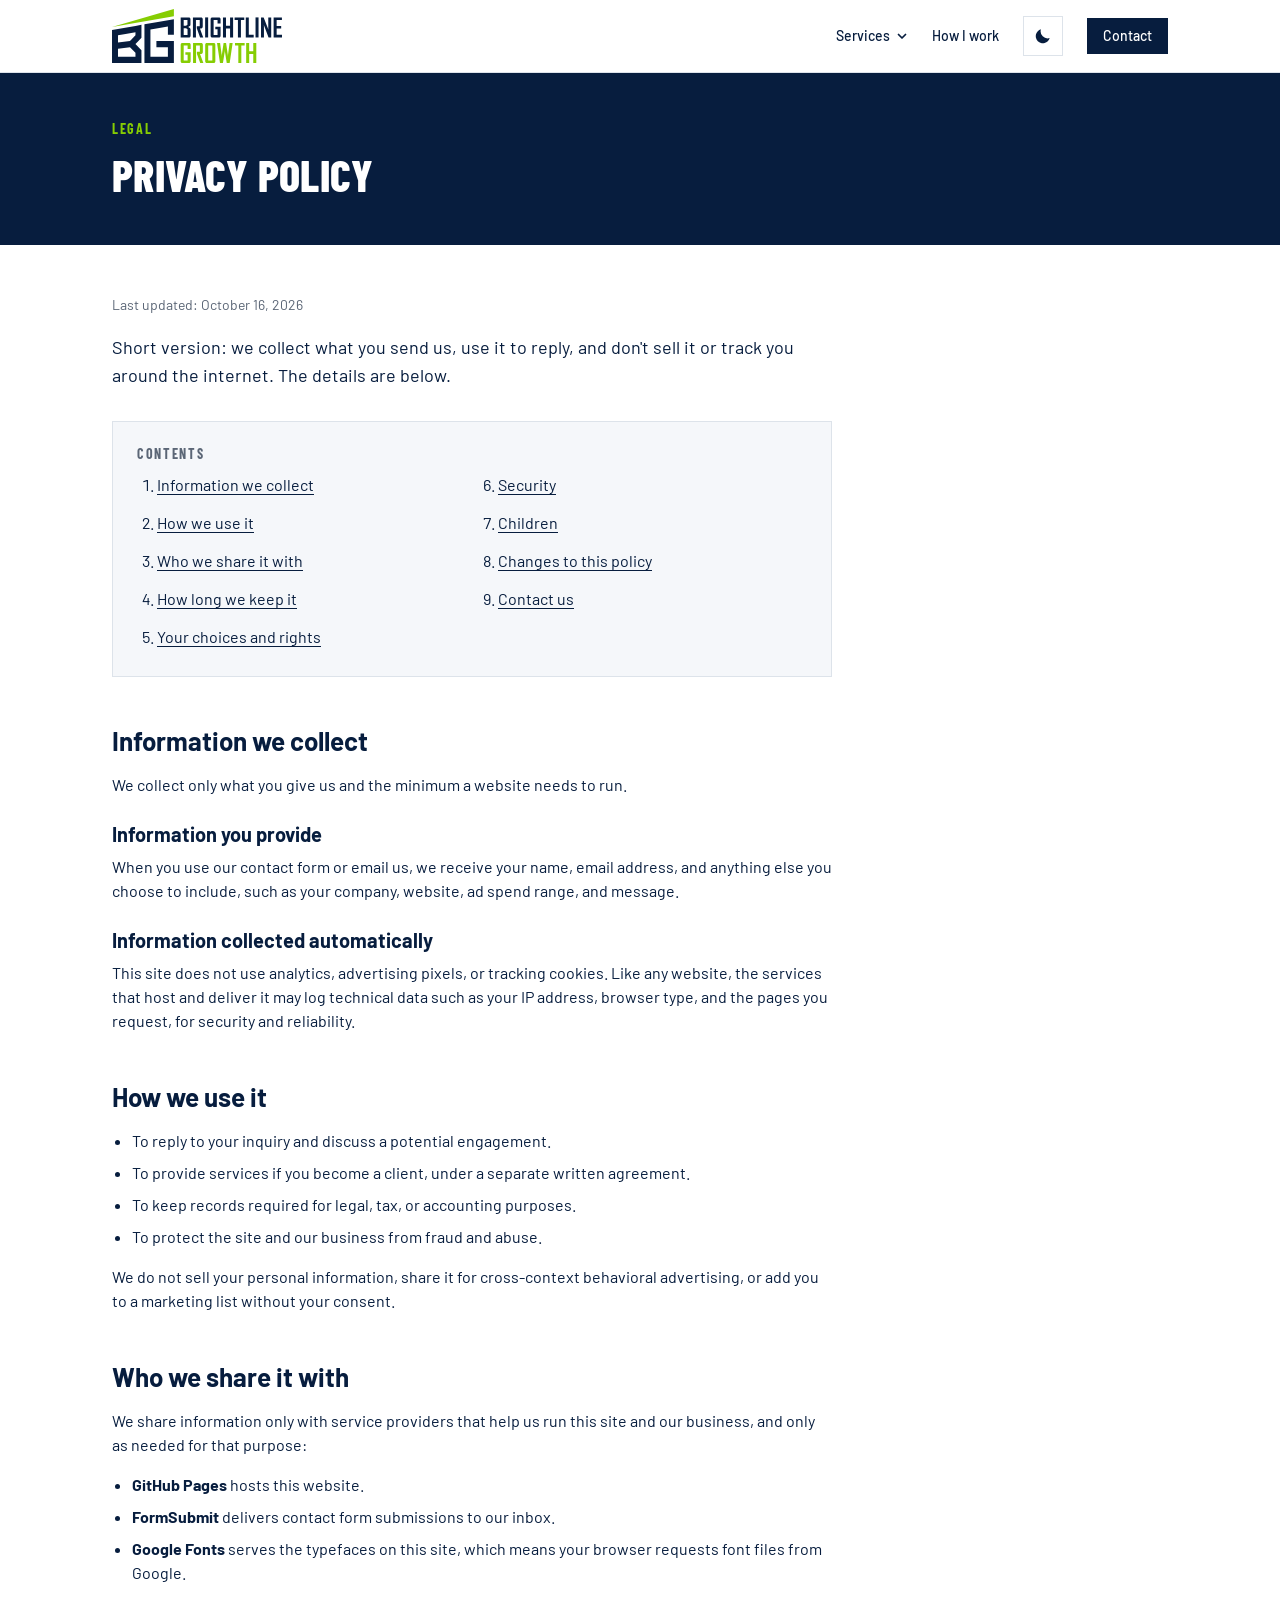
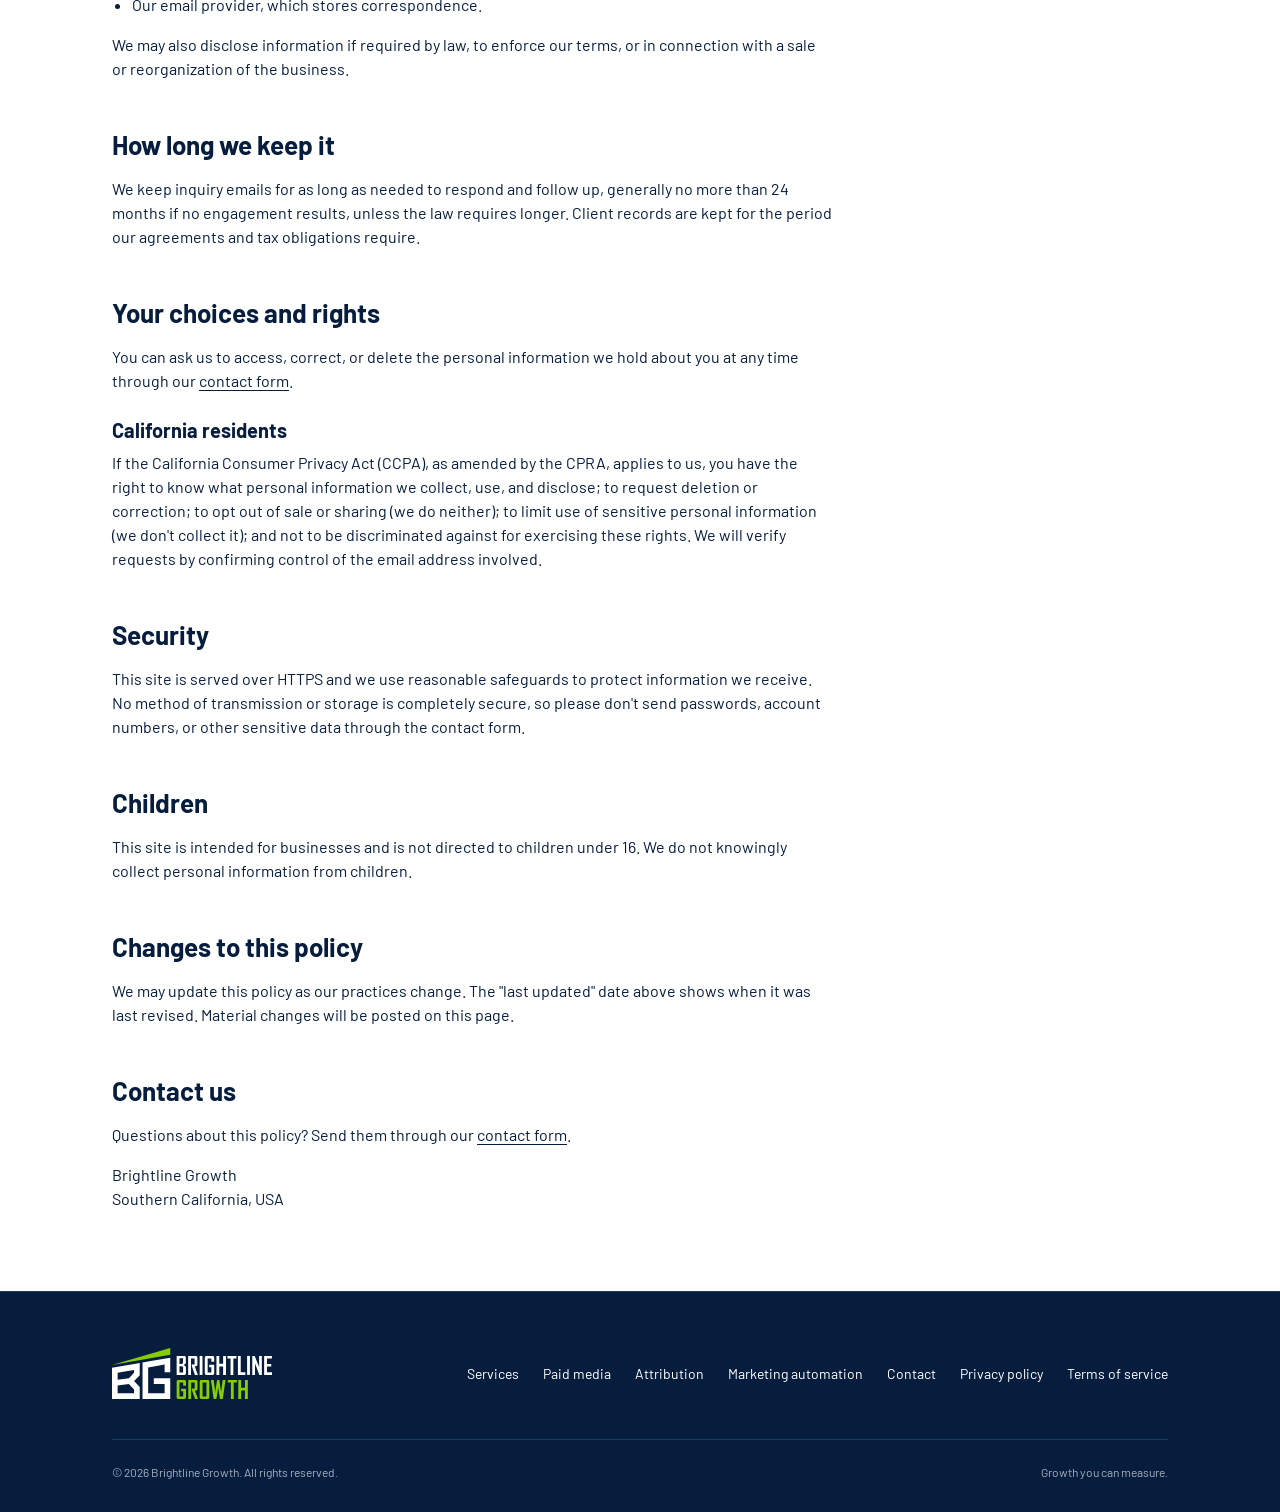
<file: privacy.html>
<!doctype html>
<html lang="en">
<head>
<meta charset="utf-8">
<script>(function(d){d.classList.add("js");try{var t=localStorage.getItem("theme");if(t==="light"||t==="dark")d.setAttribute("data-theme",t)}catch(e){}})(document.documentElement)</script>
<meta name="viewport" content="width=device-width, initial-scale=1, maximum-scale=1, user-scalable=no">
<title>Privacy policy | Brightline Growth</title>
<meta name="description" content="How Brightline Growth collects, uses, and protects information submitted through this website, including contact form data and California privacy rights.">
<meta property="og:title" content="Privacy policy | Brightline Growth">
<meta property="og:description" content="How Brightline Growth collects, uses, and protects information submitted through this website, including contact form data and California privacy rights.">
<meta property="og:type" content="website">
<meta name="theme-color" content="#071d3e">
<link rel="canonical" href="https://brightlinegrowth.com/privacy.html">
<meta property="og:url" content="https://brightlinegrowth.com/privacy.html">
<meta property="og:site_name" content="Brightline Growth">
<meta property="og:image" content="https://brightlinegrowth.com/assets/og-image.png">
<meta property="og:image:width" content="1200">
<meta property="og:image:height" content="630">
<meta property="og:image:alt" content="Brightline Growth: Growth you can measure">
<meta name="twitter:card" content="summary_large_image">
<link rel="icon" type="image/svg+xml" href="assets/bg-mark.svg">
<link rel="apple-touch-icon" href="/apple-touch-icon.png">
<link rel="preconnect" href="https://fonts.googleapis.com">
<link rel="preconnect" href="https://fonts.gstatic.com" crossorigin>
<link href="https://fonts.googleapis.com/css2?family=Barlow+Condensed:wght@700;800&family=Barlow:wght@400;500;700&display=swap" rel="stylesheet">
<link rel="stylesheet" href="assets/styles.css">
</head>
<body>
<a class="skip" href="#main">Skip to content</a>
<header class="site-header">
  <div class="wrap">
    <a class="logo" href="/" aria-label="Brightline Growth home"><img class="logo-light" src="assets/brightline-growth-lockup.svg" alt="Brightline Growth" width="170" height="54"><img class="logo-dark" src="assets/brightline-growth-lockup-reversed.svg" alt="" width="170" height="54"></a>
    <nav class="nav" aria-label="Main">
      <div class="nav-menu">
        <a href="/#services" class="nav-menu-link">Services</a>
        <button class="nav-menu-btn" type="button" aria-expanded="false" aria-controls="services-menu">Services<svg viewBox="0 0 12 12" aria-hidden="true"><path d="M2.5 4.5 6 8l3.5-3.5"/></svg></button>
        <ul class="nav-menu-list" id="services-menu">
          <li><a href="paid-media.html">Paid media</a></li>
          <li><a href="attribution.html">Attribution</a></li>
          <li><a href="automation.html">Marketing automation</a></li>
        </ul>
      </div>
      <a href="/#how" class="nav-hide">How I work</a>
      <button class="theme-toggle" type="button" aria-label="Switch to dark mode">
        <svg class="icon-moon" viewBox="0 0 24 24" aria-hidden="true"><path d="M20 14.5A8.5 8.5 0 0 1 9.5 4a8.5 8.5 0 1 0 10.5 10.5Z"/></svg>
        <svg class="icon-sun" viewBox="0 0 24 24" aria-hidden="true"><circle cx="12" cy="12" r="4.5"/><path d="M12 2v2.5M12 19.5V22M2 12h2.5M19.5 12H22M4.9 4.9l1.8 1.8M17.3 17.3l1.8 1.8M4.9 19.1l1.8-1.8M17.3 6.7l1.8-1.8"/></svg>
      </button>
      <a href="contact.html" class="btn btn-sm">Contact</a>
    </nav>
  </div>
</header>
<main id="main">

<section class="page-head">
  <div class="wrap">
    <span class="eyebrow">Legal</span>
    <h1 class="display-lg rise">Privacy policy</h1>
  </div>
</section>
<div class="wrap">
  <article class="legal">
    <p class="updated">Last updated: October 16, 2026</p>
    <p class="body-lg">Short version: we collect what you send us, use it to reply, and don't sell it or track you around the internet. The details are below.</p>
    <nav class="toc" aria-label="Contents"><span class="eyebrow" style="margin:0;color:var(--ink-muted)">Contents</span><ol><li><a href="#collect">Information we collect</a></li><li><a href="#use">How we use it</a></li><li><a href="#share">Who we share it with</a></li><li><a href="#retention">How long we keep it</a></li><li><a href="#rights">Your choices and rights</a></li><li><a href="#security">Security</a></li><li><a href="#children">Children</a></li><li><a href="#changes">Changes to this policy</a></li><li><a href="#contact">Contact us</a></li></ol></nav>
    <h2 id="collect">Information we collect</h2>
<p>We collect only what you give us and the minimum a website needs to run.</p>
<h3>Information you provide</h3>
<p>When you use our contact form or email us, we receive your name, email address, and anything else you choose to include, such as your company, website, ad spend range, and message.</p>
<h3>Information collected automatically</h3>
<p>This site does not use analytics, advertising pixels, or tracking cookies. Like any website, the services that host and deliver it may log technical data such as your IP address, browser type, and the pages you request, for security and reliability.</p>
<h2 id="use">How we use it</h2>
<ul>
<li>To reply to your inquiry and discuss a potential engagement.</li>
<li>To provide services if you become a client, under a separate written agreement.</li>
<li>To keep records required for legal, tax, or accounting purposes.</li>
<li>To protect the site and our business from fraud and abuse.</li>
</ul>
<p>We do not sell your personal information, share it for cross-context behavioral advertising, or add you to a marketing list without your consent.</p>
<h2 id="share">Who we share it with</h2>
<p>We share information only with service providers that help us run this site and our business, and only as needed for that purpose:</p>
<ul>
<li><strong>GitHub Pages</strong> hosts this website.</li>
<li><strong>FormSubmit</strong> delivers contact form submissions to our inbox.</li>
<li><strong>Google Fonts</strong> serves the typefaces on this site, which means your browser requests font files from Google.</li>
<li>Our email provider, which stores correspondence.</li>
</ul>
<p>We may also disclose information if required by law, to enforce our terms, or in connection with a sale or reorganization of the business.</p>
<h2 id="retention">How long we keep it</h2>
<p>We keep inquiry emails for as long as needed to respond and follow up, generally no more than 24 months if no engagement results, unless the law requires longer. Client records are kept for the period our agreements and tax obligations require.</p>
<h2 id="rights">Your choices and rights</h2>
<p>You can ask us to access, correct, or delete the personal information we hold about you at any time through our <a href="contact.html">contact form</a>.</p>
<h3>California residents</h3>
<p>If the California Consumer Privacy Act (CCPA), as amended by the CPRA, applies to us, you have the right to know what personal information we collect, use, and disclose; to request deletion or correction; to opt out of sale or sharing (we do neither); to limit use of sensitive personal information (we don't collect it); and not to be discriminated against for exercising these rights. We will verify requests by confirming control of the email address involved.</p>
<h2 id="security">Security</h2>
<p>This site is served over HTTPS and we use reasonable safeguards to protect information we receive. No method of transmission or storage is completely secure, so please don't send passwords, account numbers, or other sensitive data through the contact form.</p>
<h2 id="children">Children</h2>
<p>This site is intended for businesses and is not directed to children under 16. We do not knowingly collect personal information from children.</p>
<h2 id="changes">Changes to this policy</h2>
<p>We may update this policy as our practices change. The "last updated" date above shows when it was last revised. Material changes will be posted on this page.</p>
<h2 id="contact">Contact us</h2>
<p>Questions about this policy? Send them through our <a href="contact.html">contact form</a>.</p>
<p>Brightline Growth<br>Southern California, USA</p>

  </article>
</div>
</main>
<footer class="site-footer">
  <div class="wrap">
    <div class="top">
      <a class="logo" href="/" aria-label="Brightline Growth home"><img src="assets/brightline-growth-lockup-reversed.svg" alt="Brightline Growth" width="160" height="51"></a>
      <nav class="footer-links" aria-label="Footer">
        <a href="/#services">Services</a>
        <a href="paid-media.html">Paid media</a>
        <a href="attribution.html">Attribution</a>
        <a href="automation.html">Marketing automation</a>
        <a href="contact.html">Contact</a>
        <a href="privacy.html">Privacy policy</a>
        <a href="terms.html">Terms of service</a>
      </nav>
    </div>
    <div class="footer-meta">
      <span>&copy; 2026 Brightline Growth. All rights reserved.</span>
      <span>Growth you can measure.</span>
    </div>
  </div>
</footer>
<script src="assets/site.js" defer></script>
</body>
</html>
</file>
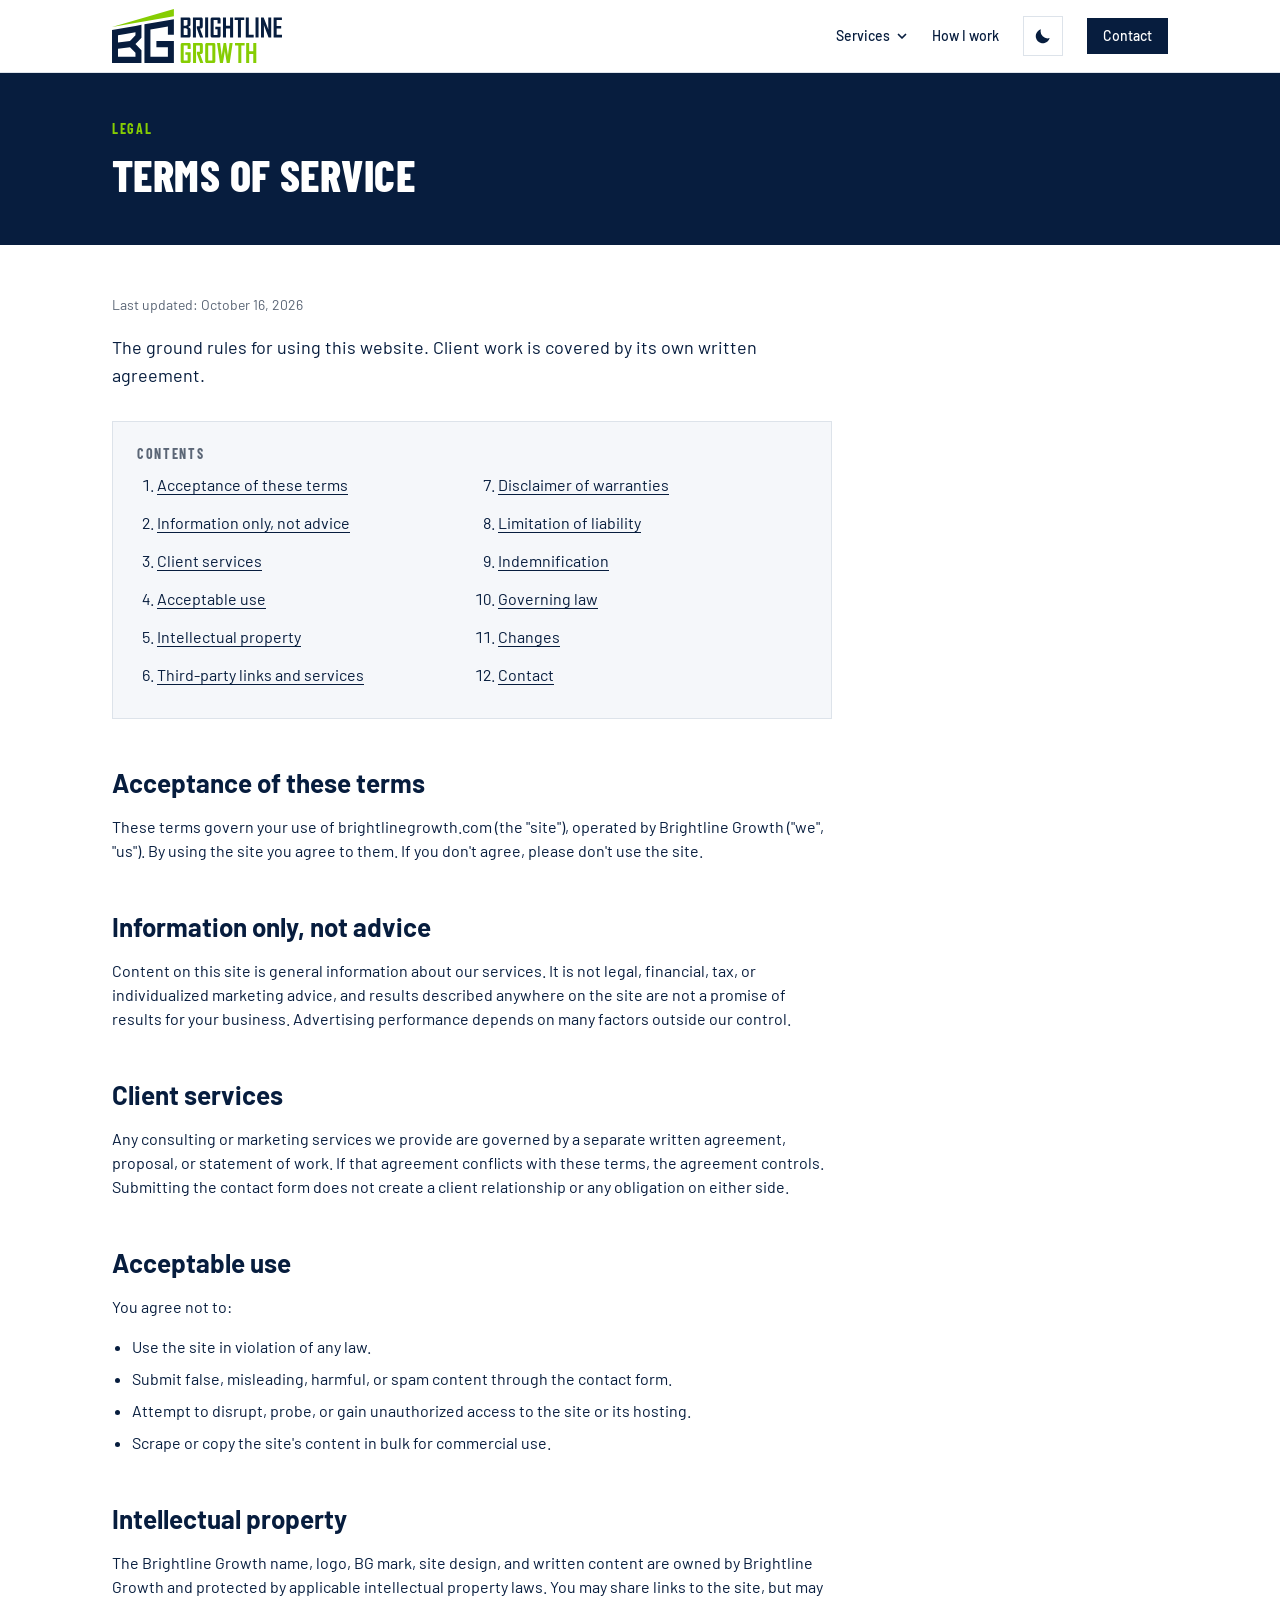
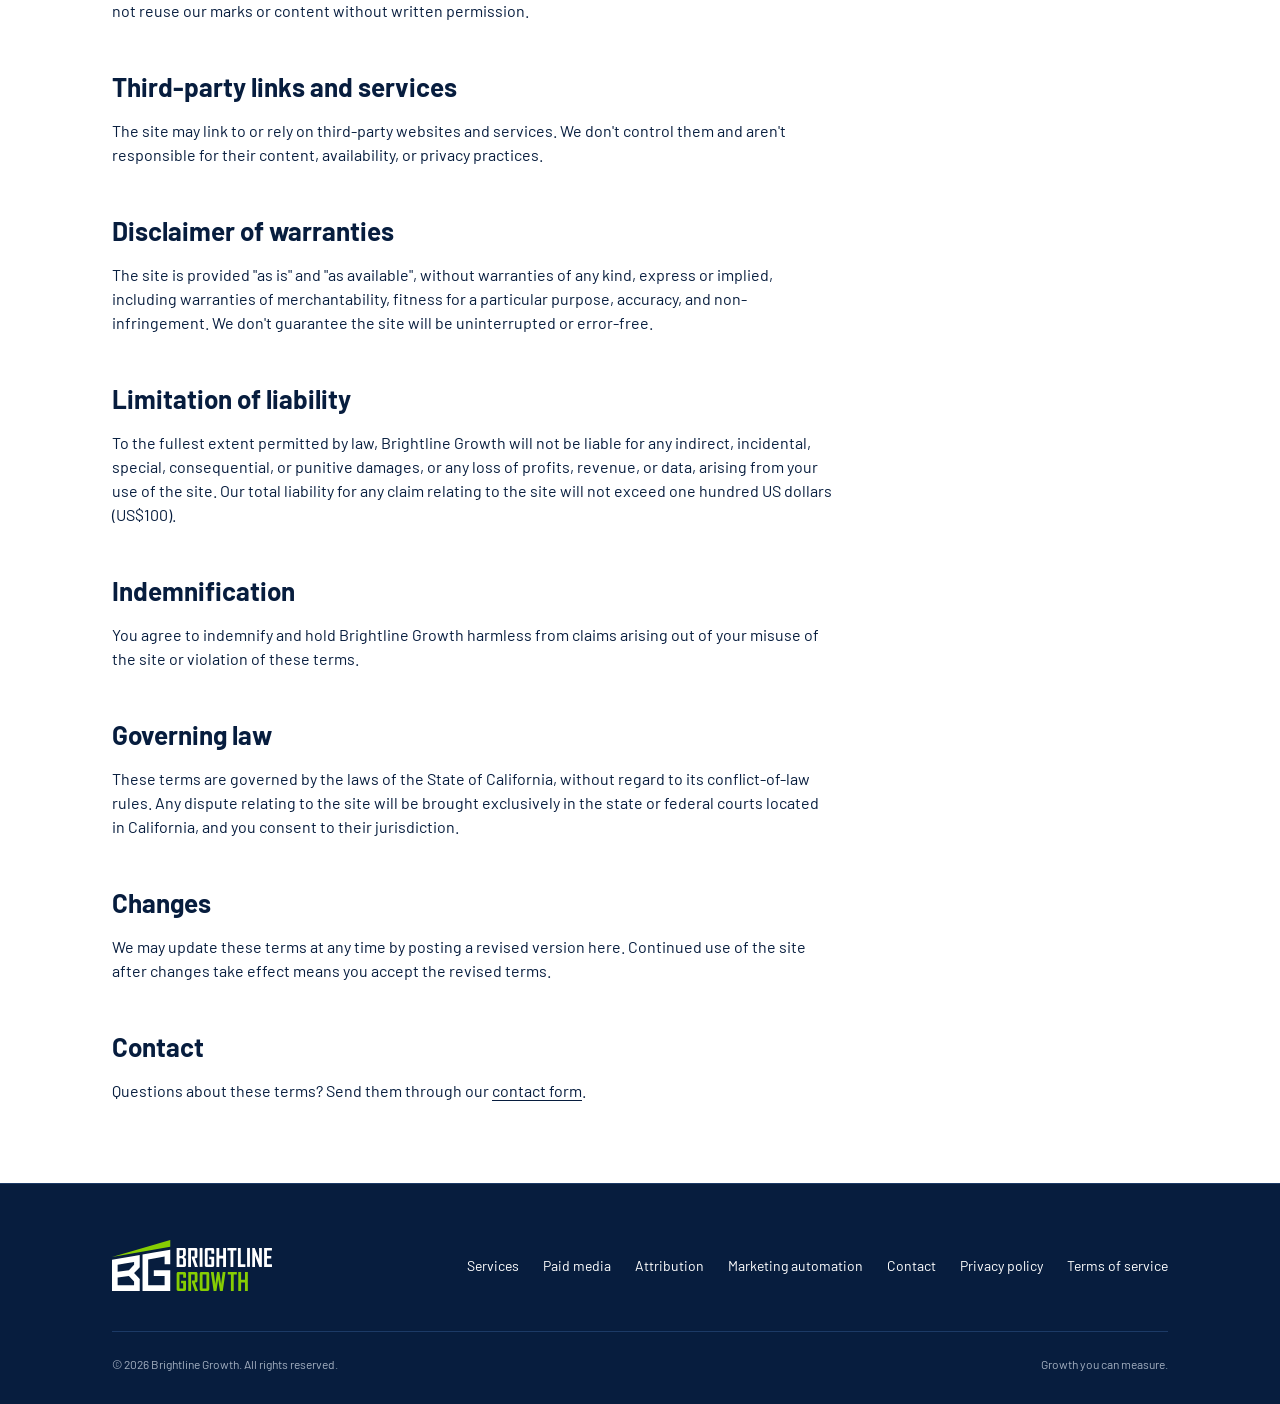
<file: terms.html>
<!doctype html>
<html lang="en">
<head>
<meta charset="utf-8">
<script>(function(d){d.classList.add("js");try{var t=localStorage.getItem("theme");if(t==="light"||t==="dark")d.setAttribute("data-theme",t)}catch(e){}})(document.documentElement)</script>
<meta name="viewport" content="width=device-width, initial-scale=1, maximum-scale=1, user-scalable=no">
<title>Terms of service | Brightline Growth</title>
<meta name="description" content="The terms for using the Brightline Growth website, covering acceptable use, intellectual property, disclaimers, liability limits, and California governing law.">
<meta property="og:title" content="Terms of service | Brightline Growth">
<meta property="og:description" content="The terms for using the Brightline Growth website, covering acceptable use, intellectual property, disclaimers, liability limits, and California governing law.">
<meta property="og:type" content="website">
<meta name="theme-color" content="#071d3e">
<link rel="canonical" href="https://brightlinegrowth.com/terms.html">
<meta property="og:url" content="https://brightlinegrowth.com/terms.html">
<meta property="og:site_name" content="Brightline Growth">
<meta property="og:image" content="https://brightlinegrowth.com/assets/og-image.png">
<meta property="og:image:width" content="1200">
<meta property="og:image:height" content="630">
<meta property="og:image:alt" content="Brightline Growth: Growth you can measure">
<meta name="twitter:card" content="summary_large_image">
<link rel="icon" type="image/svg+xml" href="assets/bg-mark.svg">
<link rel="apple-touch-icon" href="/apple-touch-icon.png">
<link rel="preconnect" href="https://fonts.googleapis.com">
<link rel="preconnect" href="https://fonts.gstatic.com" crossorigin>
<link href="https://fonts.googleapis.com/css2?family=Barlow+Condensed:wght@700;800&family=Barlow:wght@400;500;700&display=swap" rel="stylesheet">
<link rel="stylesheet" href="assets/styles.css">
</head>
<body>
<a class="skip" href="#main">Skip to content</a>
<header class="site-header">
  <div class="wrap">
    <a class="logo" href="/" aria-label="Brightline Growth home"><img class="logo-light" src="assets/brightline-growth-lockup.svg" alt="Brightline Growth" width="170" height="54"><img class="logo-dark" src="assets/brightline-growth-lockup-reversed.svg" alt="" width="170" height="54"></a>
    <nav class="nav" aria-label="Main">
      <div class="nav-menu">
        <a href="/#services" class="nav-menu-link">Services</a>
        <button class="nav-menu-btn" type="button" aria-expanded="false" aria-controls="services-menu">Services<svg viewBox="0 0 12 12" aria-hidden="true"><path d="M2.5 4.5 6 8l3.5-3.5"/></svg></button>
        <ul class="nav-menu-list" id="services-menu">
          <li><a href="paid-media.html">Paid media</a></li>
          <li><a href="attribution.html">Attribution</a></li>
          <li><a href="automation.html">Marketing automation</a></li>
        </ul>
      </div>
      <a href="/#how" class="nav-hide">How I work</a>
      <button class="theme-toggle" type="button" aria-label="Switch to dark mode">
        <svg class="icon-moon" viewBox="0 0 24 24" aria-hidden="true"><path d="M20 14.5A8.5 8.5 0 0 1 9.5 4a8.5 8.5 0 1 0 10.5 10.5Z"/></svg>
        <svg class="icon-sun" viewBox="0 0 24 24" aria-hidden="true"><circle cx="12" cy="12" r="4.5"/><path d="M12 2v2.5M12 19.5V22M2 12h2.5M19.5 12H22M4.9 4.9l1.8 1.8M17.3 17.3l1.8 1.8M4.9 19.1l1.8-1.8M17.3 6.7l1.8-1.8"/></svg>
      </button>
      <a href="contact.html" class="btn btn-sm">Contact</a>
    </nav>
  </div>
</header>
<main id="main">

<section class="page-head">
  <div class="wrap">
    <span class="eyebrow">Legal</span>
    <h1 class="display-lg rise">Terms of service</h1>
  </div>
</section>
<div class="wrap">
  <article class="legal">
    <p class="updated">Last updated: October 16, 2026</p>
    <p class="body-lg">The ground rules for using this website. Client work is covered by its own written agreement.</p>
    <nav class="toc" aria-label="Contents"><span class="eyebrow" style="margin:0;color:var(--ink-muted)">Contents</span><ol><li><a href="#acceptance">Acceptance of these terms</a></li><li><a href="#info">Information only, not advice</a></li><li><a href="#services">Client services</a></li><li><a href="#use">Acceptable use</a></li><li><a href="#ip">Intellectual property</a></li><li><a href="#links">Third-party links and services</a></li><li><a href="#warranty">Disclaimer of warranties</a></li><li><a href="#liability">Limitation of liability</a></li><li><a href="#indemnity">Indemnification</a></li><li><a href="#law">Governing law</a></li><li><a href="#changes">Changes</a></li><li><a href="#contact">Contact</a></li></ol></nav>
    <h2 id="acceptance">Acceptance of these terms</h2>
<p>These terms govern your use of brightlinegrowth.com (the "site"), operated by Brightline Growth ("we", "us"). By using the site you agree to them. If you don't agree, please don't use the site.</p>
<h2 id="info">Information only, not advice</h2>
<p>Content on this site is general information about our services. It is not legal, financial, tax, or individualized marketing advice, and results described anywhere on the site are not a promise of results for your business. Advertising performance depends on many factors outside our control.</p>
<h2 id="services">Client services</h2>
<p>Any consulting or marketing services we provide are governed by a separate written agreement, proposal, or statement of work. If that agreement conflicts with these terms, the agreement controls. Submitting the contact form does not create a client relationship or any obligation on either side.</p>
<h2 id="use">Acceptable use</h2>
<p>You agree not to:</p>
<ul>
<li>Use the site in violation of any law.</li>
<li>Submit false, misleading, harmful, or spam content through the contact form.</li>
<li>Attempt to disrupt, probe, or gain unauthorized access to the site or its hosting.</li>
<li>Scrape or copy the site's content in bulk for commercial use.</li>
</ul>
<h2 id="ip">Intellectual property</h2>
<p>The Brightline Growth name, logo, BG mark, site design, and written content are owned by Brightline Growth and protected by applicable intellectual property laws. You may share links to the site, but may not reuse our marks or content without written permission.</p>
<h2 id="links">Third-party links and services</h2>
<p>The site may link to or rely on third-party websites and services. We don't control them and aren't responsible for their content, availability, or privacy practices.</p>
<h2 id="warranty">Disclaimer of warranties</h2>
<p>The site is provided "as is" and "as available", without warranties of any kind, express or implied, including warranties of merchantability, fitness for a particular purpose, accuracy, and non-infringement. We don't guarantee the site will be uninterrupted or error-free.</p>
<h2 id="liability">Limitation of liability</h2>
<p>To the fullest extent permitted by law, Brightline Growth will not be liable for any indirect, incidental, special, consequential, or punitive damages, or any loss of profits, revenue, or data, arising from your use of the site. Our total liability for any claim relating to the site will not exceed one hundred US dollars (US$100).</p>
<h2 id="indemnity">Indemnification</h2>
<p>You agree to indemnify and hold Brightline Growth harmless from claims arising out of your misuse of the site or violation of these terms.</p>
<h2 id="law">Governing law</h2>
<p>These terms are governed by the laws of the State of California, without regard to its conflict-of-law rules. Any dispute relating to the site will be brought exclusively in the state or federal courts located in California, and you consent to their jurisdiction.</p>
<h2 id="changes">Changes</h2>
<p>We may update these terms at any time by posting a revised version here. Continued use of the site after changes take effect means you accept the revised terms.</p>
<h2 id="contact">Contact</h2>
<p>Questions about these terms? Send them through our <a href="contact.html">contact form</a>.</p>

  </article>
</div>
</main>
<footer class="site-footer">
  <div class="wrap">
    <div class="top">
      <a class="logo" href="/" aria-label="Brightline Growth home"><img src="assets/brightline-growth-lockup-reversed.svg" alt="Brightline Growth" width="160" height="51"></a>
      <nav class="footer-links" aria-label="Footer">
        <a href="/#services">Services</a>
        <a href="paid-media.html">Paid media</a>
        <a href="attribution.html">Attribution</a>
        <a href="automation.html">Marketing automation</a>
        <a href="contact.html">Contact</a>
        <a href="privacy.html">Privacy policy</a>
        <a href="terms.html">Terms of service</a>
      </nav>
    </div>
    <div class="footer-meta">
      <span>&copy; 2026 Brightline Growth. All rights reserved.</span>
      <span>Growth you can measure.</span>
    </div>
  </div>
</footer>
<script src="assets/site.js" defer></script>
</body>
</html>
</file>
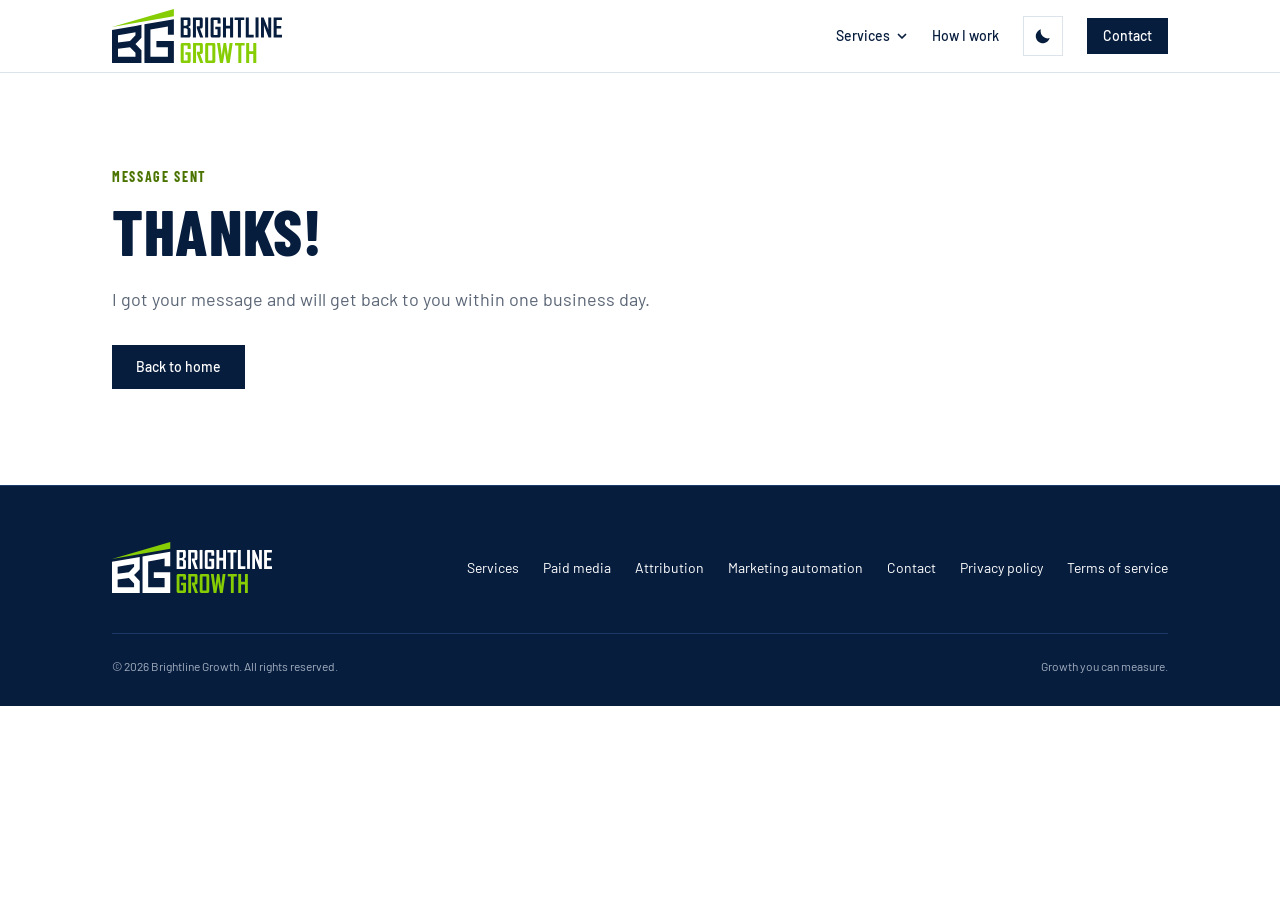
<file: thanks.html>
<!doctype html>
<html lang="en">
<head>
<meta name="robots" content="noindex">
<meta charset="utf-8">
<script>(function(d){d.classList.add("js");try{var t=localStorage.getItem("theme");if(t==="light"||t==="dark")d.setAttribute("data-theme",t)}catch(e){}})(document.documentElement)</script>
<meta name="viewport" content="width=device-width, initial-scale=1, maximum-scale=1, user-scalable=no">
<title>Thanks | Brightline Growth</title>
<meta name="description" content="Thanks for contacting Brightline Growth.">
<meta property="og:title" content="Thanks | Brightline Growth">
<meta property="og:description" content="Thanks for contacting Brightline Growth.">
<meta property="og:type" content="website">
<meta name="theme-color" content="#071d3e">
<meta property="og:site_name" content="Brightline Growth">
<meta property="og:image" content="https://brightlinegrowth.com/assets/og-image.png">
<meta property="og:image:width" content="1200">
<meta property="og:image:height" content="630">
<meta property="og:image:alt" content="Brightline Growth: Growth you can measure">
<meta name="twitter:card" content="summary_large_image">
<link rel="icon" type="image/svg+xml" href="assets/bg-mark.svg">
<link rel="apple-touch-icon" href="/apple-touch-icon.png">
<link rel="preconnect" href="https://fonts.googleapis.com">
<link rel="preconnect" href="https://fonts.gstatic.com" crossorigin>
<link href="https://fonts.googleapis.com/css2?family=Barlow+Condensed:wght@700;800&family=Barlow:wght@400;500;700&display=swap" rel="stylesheet">
<link rel="stylesheet" href="assets/styles.css">
</head>
<body>
<a class="skip" href="#main">Skip to content</a>
<header class="site-header">
  <div class="wrap">
    <a class="logo" href="/" aria-label="Brightline Growth home"><img class="logo-light" src="assets/brightline-growth-lockup.svg" alt="Brightline Growth" width="170" height="54"><img class="logo-dark" src="assets/brightline-growth-lockup-reversed.svg" alt="" width="170" height="54"></a>
    <nav class="nav" aria-label="Main">
      <div class="nav-menu">
        <a href="/#services" class="nav-menu-link">Services</a>
        <button class="nav-menu-btn" type="button" aria-expanded="false" aria-controls="services-menu">Services<svg viewBox="0 0 12 12" aria-hidden="true"><path d="M2.5 4.5 6 8l3.5-3.5"/></svg></button>
        <ul class="nav-menu-list" id="services-menu">
          <li><a href="paid-media.html">Paid media</a></li>
          <li><a href="attribution.html">Attribution</a></li>
          <li><a href="automation.html">Marketing automation</a></li>
        </ul>
      </div>
      <a href="/#how" class="nav-hide">How I work</a>
      <button class="theme-toggle" type="button" aria-label="Switch to dark mode">
        <svg class="icon-moon" viewBox="0 0 24 24" aria-hidden="true"><path d="M20 14.5A8.5 8.5 0 0 1 9.5 4a8.5 8.5 0 1 0 10.5 10.5Z"/></svg>
        <svg class="icon-sun" viewBox="0 0 24 24" aria-hidden="true"><circle cx="12" cy="12" r="4.5"/><path d="M12 2v2.5M12 19.5V22M2 12h2.5M19.5 12H22M4.9 4.9l1.8 1.8M17.3 17.3l1.8 1.8M4.9 19.1l1.8-1.8M17.3 6.7l1.8-1.8"/></svg>
      </button>
      <a href="contact.html" class="btn btn-sm">Contact</a>
    </nav>
  </div>
</header>
<main id="main">

<section class="hero"><div class="wrap">
<span class="eyebrow">Message sent</span>
<h1 class="display-xl rise">Thanks!</h1>
<p class="body-lg muted">I got your message and will get back to you within one business day.</p>
<a class="btn" href="/">Back to home</a>
</div></section>
</main>
<footer class="site-footer">
  <div class="wrap">
    <div class="top">
      <a class="logo" href="/" aria-label="Brightline Growth home"><img src="assets/brightline-growth-lockup-reversed.svg" alt="Brightline Growth" width="160" height="51"></a>
      <nav class="footer-links" aria-label="Footer">
        <a href="/#services">Services</a>
        <a href="paid-media.html">Paid media</a>
        <a href="attribution.html">Attribution</a>
        <a href="automation.html">Marketing automation</a>
        <a href="contact.html">Contact</a>
        <a href="privacy.html">Privacy policy</a>
        <a href="terms.html">Terms of service</a>
      </nav>
    </div>
    <div class="footer-meta">
      <span>&copy; 2026 Brightline Growth. All rights reserved.</span>
      <span>Growth you can measure.</span>
    </div>
  </div>
</footer>
<script src="assets/site.js" defer></script>
</body>
</html>
</file>
<file: assets/styles.css>
/* Brightline Growth — site styles. Tokens from the Brightline Growth design system. */
:root {
  /* Brand */
  --navy: #071d3e;
  --lime: #86cd03;
  --navy-700: #1c3a66;
  --navy-100: #e3e9f2;
  --lime-700: #4a7300;
  --lime-100: #eef8d9;
  --gray-50: #f5f7fa;
  --gray-200: #dde3ea;
  --gray-500: #5b6676;
  --white: #ffffff;

  /* Semantic (Light) */
  --surface: var(--white);
  --surface-raised: var(--gray-50);
  --surface-inverse: var(--navy);
  --ink: var(--navy);
  --ink-muted: var(--gray-500);
  --ink-inverse: var(--white);
  --border: var(--gray-200);
  --border-strong: #7a8698;
  --primary: var(--navy);
  --on-primary: var(--white);
  --primary-hover: var(--navy-700);
  --accent: var(--lime);
  --on-accent: var(--navy);
  --accent-ink: var(--lime-700);
  --focus: var(--lime-700);
  --positive: var(--lime-700);
  --negative: #b8431c;
  --inverse-action: var(--lime);
  --on-inverse-action: var(--navy);
  --chart-bar: var(--navy);
  --btn-sweep: var(--lime);
  --on-inverse-muted: #c9d3e1;

  /* Type */
  --font-display: "Barlow Condensed", "Arial Narrow", system-ui, sans-serif;
  --font-sans: Barlow, system-ui, -apple-system, "Segoe UI", sans-serif;

  /* Space */
  --space-1: 4px; --space-2: 8px; --space-3: 12px; --space-4: 16px;
  --space-6: 24px; --space-8: 32px; --space-12: 48px; --space-16: 64px;

  --radius-sm: 2px;
  --max: 1120px;
  --gutter: 16px;
  color-scheme: light;
}

/* Dark theme: follows the system unless the visitor picks one with the toggle (data-theme on <html>). */
@media (prefers-color-scheme: dark) {
  :root:not([data-theme="light"]) {
    color-scheme: dark;
    --surface: #081a33;
    --surface-raised: #0e2442;
    --surface-inverse: #030d1f;
    --ink: #eef2f7;
    --ink-muted: #a6b2c3;
    --border: #1d3557;
    --border-strong: #5a6d8a;
    --primary: var(--lime);
    --on-primary: var(--navy);
    --primary-hover: #9fe11f;
    --accent-ink: var(--lime);
    --focus: var(--lime);
    --positive: var(--lime);
    --negative: #ff9b73;
    --chart-bar: #2b4a77;
    --btn-sweep: var(--navy);
}
}
:root[data-theme="dark"] {
  color-scheme: dark;
  --surface: #081a33;
  --surface-raised: #0e2442;
  --surface-inverse: #030d1f;
  --ink: #eef2f7;
  --ink-muted: #a6b2c3;
  --border: #1d3557;
  --border-strong: #5a6d8a;
  --primary: var(--lime);
  --on-primary: var(--navy);
  --primary-hover: #9fe11f;
  --accent-ink: var(--lime);
  --focus: var(--lime);
  --positive: var(--lime);
  --negative: #ff9b73;
  --chart-bar: #2b4a77;
  --btn-sweep: var(--navy);
}

* { box-sizing: border-box; }
/* overflow-x: clip (not hidden) stops sideways scrolling without breaking the sticky header. */
html { -webkit-text-size-adjust: 100%; overflow-x: clip; scroll-padding-top: 88px; }
body {
  margin: 0;
  background: var(--surface);
  color: var(--ink);
  font-family: var(--font-sans);
  font-size: 16px;
  line-height: 24px;
  overflow-x: clip;
  touch-action: pan-x pan-y; /* no double-tap or pinch zoom */
}
img { max-width: 100%; display: block; }
a { color: var(--ink); text-decoration-thickness: 1px; text-underline-offset: 3px; }
a:hover { color: var(--accent-ink); }
:focus-visible { outline: 2px solid var(--focus); outline-offset: 2px; }

.skip { position: absolute; left: -9999px; }
.skip:focus { left: var(--space-4); top: var(--space-4); background: var(--surface); padding: var(--space-2) var(--space-4); z-index: 10; }

.wrap { max-width: var(--max); margin: 0 auto; padding: 0 var(--gutter); }
@media (min-width: 720px) { :root { --gutter: 32px; } }

/* Type styles */
.display-xl, .display-lg, .eyebrow { font-family: var(--font-display); text-transform: uppercase; letter-spacing: 0.01em; font-weight: 800; margin: 0; }
.display-xl { font-size: 44px; line-height: 44px; }
.display-lg { font-size: 34px; line-height: 36px; }
@media (min-width: 720px) {
  .display-xl { font-size: 64px; line-height: 60px; }
  .display-lg { font-size: 44px; line-height: 44px; }
}
.eyebrow { font-size: 14px; line-height: 16px; font-weight: 700; letter-spacing: 0.12em; color: var(--accent-ink); margin-bottom: var(--space-4); display: block; }
h1, h2, h3 { margin: 0; font-weight: 700; }
h1 { font-size: 36px; line-height: 42px; }
h2 { font-size: 26px; line-height: 32px; }
h3 { font-size: 20px; line-height: 26px; }
.body-lg { font-size: 18px; line-height: 28px; }
.caption { font-size: 12px; line-height: 16px; color: var(--ink-muted); }
.muted { color: var(--ink-muted); }

/* Header */
.site-header { position: sticky; top: 0; z-index: 100; border-bottom: 1px solid var(--border); background: var(--surface); }
.site-header .wrap { display: flex; align-items: center; justify-content: space-between; gap: var(--space-4); min-height: 72px; }
.logo { display: inline-flex; padding: var(--space-2) 0; }
.logo img { width: 150px; height: auto; }
.nav { display: flex; align-items: center; gap: var(--space-6); }
.nav a { font-size: 14px; line-height: 20px; font-weight: 500; text-decoration: none; }
.nav a[aria-current="page"] { box-shadow: inset 0 -2px 0 var(--accent); }
.nav .nav-hide { display: none; }
@media (min-width: 560px) { .nav .nav-hide { display: inline; } .logo img { width: 170px; } }

/* Buttons */
.btn {
  display: inline-flex; align-items: center; justify-content: center; gap: var(--space-2);
  font-family: var(--font-sans); font-size: 14px; line-height: 20px; font-weight: 500;
  padding: var(--space-3) var(--space-6); border: 0; border-radius: 0;
  background: var(--primary); color: var(--on-primary); text-decoration: none; cursor: pointer;
}
.btn:hover { background: var(--primary-hover); color: var(--on-primary); }
.btn-inverse { background: var(--inverse-action); color: var(--on-inverse-action); }
.btn-inverse:hover { background: var(--white); color: var(--navy); }
.btn-sm { padding: var(--space-2) var(--space-4); }
.btn[disabled] { opacity: 0.6; cursor: wait; }

/* Hero */
.hero { position: relative; overflow: hidden; padding: var(--space-16) 0; }
.hero .wrap { position: relative; z-index: 1; }
.hero .display-xl { max-width: 14ch; }
.hero p { max-width: 560px; margin: var(--space-6) 0 var(--space-8); }
.hero-geo { position: absolute; right: -40px; bottom: 0; width: 360px; height: 100%; pointer-events: none; display: none; }
@media (min-width: 900px) { .hero { padding: 96px 0; } .hero-geo { display: block; right: max(0px, calc((100vw - var(--max)) / 2)); } }

/* Sections */
.section { padding: var(--space-16) 0; }
.section-raised { background: var(--surface-raised); border-top: 1px solid var(--border); border-bottom: 1px solid var(--border); }
.section-head { max-width: 640px; margin-bottom: var(--space-12); }
.section-head p { margin: var(--space-4) 0 0; }

.cards { display: grid; gap: var(--space-6); grid-template-columns: 1fr; }
@media (min-width: 800px) { .cards { grid-template-columns: repeat(3, 1fr); } }
.card { background: var(--surface); border: 1px solid var(--border); padding: var(--space-6); display: flex; flex-direction: column; gap: var(--space-4); }
.card p { margin: 0; }
.card ul { margin: 0; padding-left: 18px; color: var(--ink-muted); }
.card li + li { margin-top: var(--space-1); }
.card-num { font-family: var(--font-display); text-transform: uppercase; font-weight: 800; font-size: 14px; letter-spacing: 0.12em; color: var(--accent-ink); }
.card-bar { height: 4px; width: 48px; background: var(--accent); }

/* Proof / principles */
.rules { display: grid; gap: 0; grid-template-columns: 1fr; border-top: 1px solid var(--border); }
@media (min-width: 800px) { .rules { grid-template-columns: repeat(2, 1fr); column-gap: var(--space-12); } }
.rule { display: grid; grid-template-columns: 56px 1fr; gap: var(--space-4); padding: var(--space-6) 0; border-bottom: 1px solid var(--border); }
.rule-n { font-family: var(--font-display); font-weight: 800; font-size: 32px; line-height: 32px; color: var(--ink); }
.rule h3 { margin-bottom: var(--space-2); }
.rule p { margin: 0; color: var(--ink-muted); }

.bars { display: flex; align-items: flex-end; gap: 6px; height: 48px; margin-bottom: var(--space-4); }
.bars span { width: 12px; background: var(--chart-bar); }
.bars span:last-child { background: var(--accent); }

/* CTA band */
.cta { background: var(--surface-inverse); color: var(--ink-inverse); padding: var(--space-16) 0; position: relative; overflow: hidden; }
.cta .wrap { display: flex; flex-direction: column; gap: var(--space-6); align-items: flex-start; position: relative; z-index: 1; }
.cta p { margin: 0; max-width: 520px; color: var(--on-inverse-muted); }
.cta-wedge { position: absolute; right: 0; bottom: 0; width: 280px; height: 100%; display: none; }
@media (min-width: 800px) { .cta .wrap { flex-direction: row; align-items: center; justify-content: space-between; } .cta-wedge { display: block; } .cta .btn { margin-right: 120px; } }

/* Footer */
.site-footer { background: var(--surface-inverse); color: var(--ink-inverse); border-top: 1px solid var(--navy-700); padding: var(--space-12) 0 var(--space-8); }
.site-footer .wrap { display: grid; gap: var(--space-8); }
.site-footer .logo img { width: 160px; }
.footer-links { display: flex; flex-wrap: wrap; gap: var(--space-6); }
.footer-links a { color: var(--ink-inverse); font-size: 14px; text-decoration: none; }
.footer-links a:hover { color: var(--lime); }
.footer-meta { font-size: 12px; line-height: 16px; color: #a3afc0; border-top: 1px solid var(--navy-700); padding-top: var(--space-6); display: flex; flex-wrap: wrap; justify-content: space-between; gap: var(--space-4); }
@media (min-width: 720px) { .site-footer .top { display: flex; justify-content: space-between; align-items: center; } }

/* Page header (inner pages) */
.page-head { background: var(--surface-inverse); color: var(--ink-inverse); padding: var(--space-12) 0; position: relative; overflow: hidden; }
.page-head .eyebrow { color: var(--lime); }
.page-head p { color: var(--on-inverse-muted); margin: var(--space-4) 0 0; max-width: 560px; }

/* Contact */
.contact-grid { display: grid; gap: var(--space-12); grid-template-columns: 1fr; }
@media (min-width: 880px) { .contact-grid { grid-template-columns: 3fr 2fr; } }
.form { display: grid; gap: var(--space-6); }
.form-row { display: grid; gap: var(--space-6); grid-template-columns: 1fr; }
@media (min-width: 600px) { .form-row { grid-template-columns: 1fr 1fr; } }
.field { display: grid; gap: var(--space-2); }
.field label { font-size: 14px; line-height: 20px; font-weight: 500; }
.field .opt { color: var(--ink-muted); font-weight: 400; }
.field input, .field select, .field textarea {
  font: inherit; color: var(--ink); background: var(--surface);
  border: 1px solid var(--border-strong); border-radius: var(--radius-sm);
  padding: var(--space-3); width: 100%; min-height: 48px;
}
.field textarea { min-height: 140px; resize: vertical; }
.field select { appearance: none; background-image: linear-gradient(45deg, transparent 50%, var(--ink) 50%), linear-gradient(135deg, var(--ink) 50%, transparent 50%); background-position: calc(100% - 18px) 21px, calc(100% - 13px) 21px; background-size: 5px 5px; background-repeat: no-repeat; padding-right: 40px; }
.field input:focus-visible, .field select:focus-visible, .field textarea:focus-visible { outline: 2px solid var(--focus); outline-offset: 2px; }
.field [aria-invalid="true"] { border-color: var(--negative); }
.error { color: var(--negative); font-size: 14px; line-height: 20px; margin: 0; }
.error:empty { display: none; }
.hp { position: absolute; left: -9999px; }
.form-note { font-size: 12px; line-height: 16px; color: var(--ink-muted); margin: 0; }
.status { padding: var(--space-4) var(--space-6); border: 1px solid var(--border); margin: 0; }
.status.ok { background: var(--lime-100); border-color: var(--lime-700); color: var(--navy); }
.status.bad { border-color: var(--negative); color: var(--negative); }
.aside { background: var(--surface-raised); border: 1px solid var(--border); padding: var(--space-6); display: grid; gap: var(--space-6); align-content: start; }
.aside h3 { margin-bottom: var(--space-2); }
.aside p, .aside ol { margin: 0; }
.aside ol { padding-left: 20px; }
.aside li + li { margin-top: var(--space-2); }

/* Legal */
.legal { max-width: 720px; padding: var(--space-12) 0 var(--space-16); }
.legal h2 { margin: var(--space-12) 0 var(--space-4); }
.legal h3 { margin: var(--space-6) 0 var(--space-2); }
.legal p, .legal ul { margin: 0 0 var(--space-4); }
.legal ul { padding-left: 20px; }
.legal li + li { margin-top: var(--space-2); }
.legal .updated { color: var(--ink-muted); font-size: 14px; }
.toc { background: var(--surface-raised); border: 1px solid var(--border); padding: var(--space-6); margin: var(--space-8) 0 0; }
.toc ol { margin: var(--space-2) 0 0; padding-left: 20px; columns: 1; }
@media (min-width: 600px) { .toc ol { columns: 2; column-gap: var(--space-8); } }

@media (prefers-reduced-motion: no-preference) { html { scroll-behavior: smooth; } }

/* ==========================================================================
   Motion
   One orchestrated moment (the hero chart plots itself on load), the same
   growth motif repeated where bars already exist, and feedback on hover/scroll.
   Everything is visible without JS; reduced-motion users get a static page.
   ========================================================================== */
:root {
  --ease-out: cubic-bezier(0.16, 1, 0.3, 1);
  --ease-in-out: cubic-bezier(0.65, 0, 0.35, 1);
}

/* Header compacts once the page scrolls */
.site-header .wrap { transition: min-height 0.35s var(--ease-out); }
.site-header .logo img { transition: width 0.35s var(--ease-out); }
.site-header.is-scrolled .wrap { min-height: 60px; }
.site-header.is-scrolled .logo img { width: 132px; }
@media (min-width: 560px) { .site-header.is-scrolled .logo img { width: 150px; } }

/* Nav underline slides in from the left */
.nav a:not(.btn) { position: relative; }
.nav a:not(.btn)::after {
  content: ""; position: absolute; left: 0; right: 0; bottom: -6px; height: 2px;
  background: var(--accent); transform: scaleX(0); transform-origin: left;
  transition: transform 0.3s var(--ease-out);
}
.nav a:not(.btn):hover::after { transform: scaleX(1); }

/* Buttons: a lime bar sweeps along the bottom; inverse buttons fill from the left */
.btn { position: relative; overflow: hidden; isolation: isolate; transition: background-color 0.25s, color 0.25s; }
.btn::after {
  content: ""; position: absolute; left: 0; right: 0; bottom: 0; height: 3px;
  background: var(--btn-sweep); transform: scaleX(0); transform-origin: left;
  transition: transform 0.35s var(--ease-out);
}
.btn:hover::after, .btn:focus-visible::after { transform: scaleX(1); }
.btn-inverse:hover { background: var(--inverse-action); }
.btn-inverse::after { top: 0; height: auto; background: var(--white); z-index: -1; }

/* Cards: the lime bar extends across the card on hover */
.card { transition: border-color 0.3s; }
.card:hover { border-color: var(--border-strong); }
.card-bar { transform-origin: left; transition: width 0.5s var(--ease-out); }
.card:hover .card-bar { width: 100%; }

@media (prefers-reduced-motion: no-preference) {
  /* Hero load sequence: words rise, then the chart plots bar by bar */
  .hero .w { display: inline-block; overflow: hidden; vertical-align: top; padding-bottom: 0.08em; margin-bottom: -0.08em; }
  .hero .w > span { display: inline-block; animation: rise 0.9s var(--ease-out) both; }
  .hero .w:nth-child(2) > span { animation-delay: 0.08s; }
  .hero .w:nth-child(3) > span { animation-delay: 0.16s; }
  .hero .w:nth-child(4) > span { animation-delay: 0.24s; }
  .hero .eyebrow { animation: fade 0.6s ease both; }
  .hero p, .hero .btn { animation: fade-up 0.8s var(--ease-out) 0.45s both; }
  .hero .btn { animation-delay: 0.55s; }

  .hero-geo rect, .hero-geo polygon { transform-box: fill-box; transform-origin: bottom; animation: grow 1s var(--ease-out) both; }
  .hero-geo rect:nth-of-type(1) { animation-delay: 0.35s; }
  .hero-geo rect:nth-of-type(2) { animation-delay: 0.45s; }
  .hero-geo rect:nth-of-type(3) { animation-delay: 0.55s; }
  .hero-geo rect:nth-of-type(4) { animation-delay: 0.65s; }
  .hero-geo polygon { animation: grow 1.3s var(--ease-out) 0.8s both; }

  /* Repeated motif: bars grow when they scroll into view (JS adds .in) */
  .js .bars span { transform: scaleY(0); transform-origin: bottom; transition: transform 0.8s var(--ease-out); }
  .js .bars span:nth-child(2) { transition-delay: 0.08s; }
  .js .bars span:nth-child(3) { transition-delay: 0.16s; }
  .js .bars span:nth-child(4) { transition-delay: 0.24s; }
  .js .bars.in span { transform: none; }

  .js .card .card-bar { transform: scaleX(0); transition: transform 0.7s var(--ease-out), width 0.5s var(--ease-out); }
  .js .card:nth-child(2) .card-bar { transition-delay: 0.1s, 0s; }
  .js .card:nth-child(3) .card-bar { transition-delay: 0.2s, 0s; }
  .js .cards.in .card-bar { transform: none; }

  .js .cta-wedge polygon { transform-box: fill-box; transform-origin: bottom; transform: scaleY(0); transition: transform 1.1s var(--ease-out) 0.15s; }
  .js .cta.in .cta-wedge polygon { transform: none; }
}

@keyframes rise { from { transform: translateY(105%); } to { transform: none; } }
@keyframes fade { from { opacity: 0; } to { opacity: 1; } }
@keyframes fade-up { from { opacity: 0; transform: translateY(12px); } to { opacity: 1; transform: none; } }
@keyframes grow { from { transform: scaleY(0); } to { transform: none; } }
@media (prefers-reduced-motion: reduce) {
  *, *::before, *::after { transition-duration: 0.01ms !important; animation-duration: 0.01ms !important; }
}

/* Design review fixes */
.skip:focus { z-index: 200; } /* stay above the sticky header */
.site-footer :focus-visible, .cta :focus-visible, .page-head :focus-visible { outline-color: var(--lime); } /* 3:1 on navy */
.card > * { max-width: 62ch; } /* readable line length when cards stack on tablets */
@media (min-width: 800px) { .cta-wedge { right: max(0px, calc((100vw - var(--max)) / 2)); } } /* keep wedge near content on wide screens */
.toc li a { display: inline-block; padding: 3px 0; } /* 24px minimum tap height */

/* ==========================================================================
   Theme toggle
   ========================================================================== */
.logo-dark { display: none; }
:root[data-theme="dark"] .logo-light { display: none; }
:root[data-theme="dark"] .logo-dark { display: block; }
@media (prefers-color-scheme: dark) {
  :root:not([data-theme="light"]) .logo-light { display: none; }
  :root:not([data-theme="light"]) .logo-dark { display: block; }
}

.theme-toggle {
  display: none; /* shown once JS can run it */
  width: 40px; height: 40px; padding: 0; border: 1px solid var(--border); border-radius: 0;
  background: transparent; color: var(--ink); cursor: pointer;
  align-items: center; justify-content: center; position: relative; overflow: hidden;
  transition: border-color 0.25s;
}
.js .theme-toggle { display: inline-flex; }
.theme-toggle:hover { border-color: var(--border-strong); }
.theme-toggle svg {
  position: absolute; width: 20px; height: 20px; fill: none; stroke: currentColor; stroke-width: 2; stroke-linecap: round;
  transition: transform 0.5s var(--ease-out), opacity 0.3s;
}
.theme-toggle .icon-moon path { fill: currentColor; stroke: none; }
/* Light theme shows the moon (switch to dark); dark theme shows the sun. */
.theme-toggle .icon-sun { transform: rotate(-90deg) scale(0.4); opacity: 0; }
:root[data-theme="dark"] .theme-toggle .icon-moon { transform: rotate(90deg) scale(0.4); opacity: 0; }
:root[data-theme="dark"] .theme-toggle .icon-sun { transform: none; opacity: 1; }
@media (prefers-color-scheme: dark) {
  :root:not([data-theme="light"]) .theme-toggle .icon-moon { transform: rotate(90deg) scale(0.4); opacity: 0; }
  :root:not([data-theme="light"]) .theme-toggle .icon-sun { transform: none; opacity: 1; }
}

/* Charts take their bar color from the theme */
.hero-geo rect { fill: var(--chart-bar); }

/* The theme switch wipes outward from the toggle (JS drives the clip-path) */
html.theme-switching::view-transition-old(root),
html.theme-switching::view-transition-new(root) { animation: none; mix-blend-mode: normal; }

/* ==========================================================================
   Motion, round two
   ========================================================================== */
/* Compact hero chart on phones and tablets (it was desktop-only) */
@media (max-width: 899px) {
  .hero { padding-bottom: 72px; }
  .hero-geo { display: block; width: 132px; height: 154px; right: var(--gutter); bottom: 0; }
}
@media (max-width: 359px) { .hero { padding-bottom: 168px; } } /* too narrow to sit beside the button */

@media (prefers-reduced-motion: no-preference) {
  /* Pages crossfade when navigating between them */
  @view-transition { navigation: auto; }

  /* Hero button: the lime bar sweeps across once after the chart lands */
  .hero .btn::after { animation: sweep 1.1s var(--ease-in-out) 1.6s backwards; }

  /* Headlines rise out of a mask: on load for page titles, on scroll for sections */
  .rise { animation: rise-mask 0.9s var(--ease-out) 0.1s both; }
  .js .section-head h2, .js .cta h2 {
    clip-path: inset(100% 0 0 0); transform: translateY(0.35em);
    transition: clip-path 0.9s var(--ease-out), transform 0.9s var(--ease-out);
  }
  .js .section-head.in h2, .js .cta.in h2 { clip-path: inset(0 0 -0.2em 0); transform: none; }

  /* Card bars grow one card at a time as each scrolls in */
  .js .card.in .card-bar { transform: none; }

  /* How we work: each divider draws left to right, the number rises in */
  .js .rule { position: relative; border-bottom-color: transparent; }
  .js .rule::after {
    content: ""; position: absolute; left: 0; right: 0; bottom: -1px; height: 1px; background: var(--border);
    transform: scaleX(0); transform-origin: left; transition: transform 1s var(--ease-out);
  }
  .js .rule .rule-n { opacity: 0; transform: translateY(0.5em); transition: opacity 0.6s, transform 0.7s var(--ease-out); }
  .js .rule.in::after { transform: none; }
  .js .rule.in .rule-n { opacity: 1; transform: none; }
  .js .rule:nth-child(2)::after, .js .rule:nth-child(2) .rule-n { transition-delay: 0.1s; }
  .js .rule:nth-child(3)::after, .js .rule:nth-child(3) .rule-n { transition-delay: 0.2s; }
  .js .rule:nth-child(4)::after, .js .rule:nth-child(4) .rule-n { transition-delay: 0.3s; }
}

@keyframes sweep {
  0% { transform: scaleX(0); transform-origin: left; }
  50% { transform: scaleX(1); transform-origin: left; }
  50.01% { transform: scaleX(1); transform-origin: right; }
  100% { transform: scaleX(0); transform-origin: right; }
}
@keyframes rise-mask {
  from { clip-path: inset(100% 0 0 0); transform: translateY(0.35em); }
  to { clip-path: inset(0 0 -0.2em 0); transform: none; }
}

/* ==========================================================================
   Service pages
   ========================================================================== */
/* Card link to each service page, aligned to the bottom of every card */
.card-link { margin-top: auto; font-weight: 500; text-underline-offset: 4px; }

/* Service pages: scannable sections instead of long prose */
.svc-section { padding: var(--space-12) 0; border-top: 1px solid var(--border); }
.page-head + .svc-section { border-top: 0; }
@media (min-width: 720px) { .svc-section { padding: var(--space-16) 0; } }
.svc-intro { max-width: 640px; margin-bottom: var(--space-8); }
.svc-intro p { margin: var(--space-3) 0 0; }
.svc-answer { margin: var(--space-8) 0 0; max-width: 640px; font-size: 20px; line-height: 28px; font-weight: 700; }
.svc-note { margin: var(--space-6) 0 0; max-width: 640px; }
.svc-section h3 { font-size: 18px; line-height: 24px; }

/* Page head: tags plus a small chart that plots on load */
.svc-head .wrap { position: relative; z-index: 1; }
.svc-head .chips { margin-top: var(--space-6); }
.head-geo { display: block; width: 120px; height: 70px; margin: var(--space-6) var(--gutter) calc(-1 * var(--space-12)) auto; position: relative; } /* sits on the section edge like a chart baseline */
.head-geo rect { fill: var(--navy-700); }
.head-geo polygon { fill: var(--lime); }
@media (min-width: 900px) {
  .svc-head { padding: var(--space-16) 0; }
  .svc-head .wrap > * { max-width: 620px; }
  .head-geo { position: absolute; margin: 0; width: 240px; height: 140px; bottom: 0; right: max(var(--gutter), calc((100vw - var(--max)) / 2 + var(--gutter))); }
}

/* Tags for platforms, tools, and metrics */
.chips { display: flex; flex-wrap: wrap; gap: var(--space-2); margin: 0; padding: 0; list-style: none; }
.chips li { border: 1px solid var(--border-strong); padding: var(--space-1) var(--space-3); font-size: 14px; line-height: 20px; font-weight: 500; }
.chips-inverse li { border-color: #3d5a85; color: var(--ink-inverse); }
.chips-accent li { background: var(--accent); border-color: var(--accent); color: var(--on-accent); }
.split .chips { margin-top: var(--space-4); }

/* Problems we find */
.flags { list-style: none; margin: 0; padding: 0; display: grid; gap: var(--space-6); grid-template-columns: 1fr; }
@media (min-width: 720px) { .flags { grid-template-columns: repeat(3, 1fr); } .flags-4 { grid-template-columns: repeat(2, 1fr); } }
@media (min-width: 1000px) { .flags-4 { grid-template-columns: repeat(4, 1fr); } }
.flags li { border-top: 3px solid var(--negative); padding-top: var(--space-4); font-size: 18px; line-height: 26px; font-weight: 700; }

/* What's included: a ruled two-column spec sheet */
.spec { list-style: none; margin: 0; padding: 0; display: grid; grid-template-columns: 1fr; border-top: 1px solid var(--border); }
@media (min-width: 720px) { .spec { grid-template-columns: 1fr 1fr; column-gap: var(--space-12); } }
.spec li { padding: var(--space-6) 0; border-bottom: 1px solid var(--border); }
.spec h3 { display: flex; align-items: center; gap: var(--space-3); }
.spec h3::before { content: ""; flex: none; width: 10px; height: 10px; background: var(--accent); }
.spec p { margin: var(--space-1) 0 0 22px; color: var(--ink-muted); }

/* Who it's for */
.fit { display: grid; gap: var(--space-8); align-items: start; }
@media (min-width: 880px) { .fit { grid-template-columns: 1fr 1fr; gap: var(--space-12); } }
.checks { list-style: none; margin: 0; padding: 0; display: grid; gap: var(--space-3); }
.checks li { position: relative; padding-left: 32px; font-size: 18px; line-height: 26px; }
.checks li::before { content: ""; position: absolute; left: 4px; top: 4px; width: 7px; height: 13px; border: solid var(--accent-ink); border-width: 0 3px 3px 0; transform: rotate(45deg); }
.callout { margin: 0; background: var(--surface-raised); border-left: 4px solid var(--accent); padding: var(--space-6); }
.section-raised .callout { background: var(--surface); }
.callout strong { display: block; font-size: 20px; line-height: 26px; margin-bottom: var(--space-2); }

/* How an engagement works: numbered steps on a rail (vertical on phones, horizontal on desktop) */
.steps { list-style: none; margin: 0; padding: 0; display: grid; }
.steps li { position: relative; display: grid; grid-template-columns: 40px 1fr; column-gap: var(--space-4); padding-bottom: var(--space-6); }
.steps li:last-child { padding-bottom: 0; }
.step-n { grid-row: span 2; width: 40px; height: 40px; display: flex; align-items: center; justify-content: center; background: var(--primary); color: var(--on-primary); font: 800 22px/1 var(--font-display); position: relative; z-index: 1; }
.steps h3 { margin-top: 8px; }
.steps p { margin: var(--space-1) 0 0; color: var(--ink-muted); }
.steps li:not(:last-child)::after { content: ""; position: absolute; left: 19px; top: 40px; bottom: 0; width: 2px; background: var(--border); transform-origin: top; }
@media (min-width: 960px) {
  .steps { grid-template-columns: repeat(5, 1fr); column-gap: var(--space-6); }
  .steps li { display: block; padding-bottom: 0; }
  .step-n { margin-bottom: var(--space-4); }
  .steps h3 { margin-top: 0; }
  .steps li:not(:last-child)::after { left: 40px; right: calc(-1 * var(--space-6)); top: 19px; bottom: auto; width: auto; height: 2px; transform-origin: left; }
}

/* Attribution: platforms over-count compared with actual sales */
.overcount { margin: 0; max-width: 760px; }
.oc-row + .oc-row { margin-top: var(--space-6); }
.oc-label { display: block; font-size: 14px; line-height: 20px; font-weight: 500; margin-bottom: var(--space-2); }
.oc-track { position: relative; height: 40px; }
.oc-bar { display: flex; gap: 2px; height: 100%; transform-origin: left; }
.oc-bar span { display: flex; align-items: center; min-width: 0; padding: 0 var(--space-2); background: var(--chart-bar); color: var(--white); font-size: 13px; font-weight: 500; white-space: nowrap; overflow: hidden; }
.oc-actual { width: 71%; }
.oc-actual span { flex: 1; background: var(--accent); color: var(--on-accent); }
.oc-track-line::after { content: ""; position: absolute; left: 71%; top: -6px; bottom: -6px; border-left: 2px dashed var(--ink); }
.overcount figcaption { margin-top: var(--space-4); font-size: 14px; line-height: 20px; color: var(--ink-muted); }

/* Attribution models: two columns */
.split { display: grid; gap: var(--space-8); }
@media (min-width: 880px) { .split { grid-template-columns: 1fr 1fr; gap: var(--space-12); } }
.split p { margin: var(--space-2) 0 0; }

/* Pricing facts */
.facts { display: grid; grid-template-columns: 1fr 1fr; margin: 0; border-top: 1px solid var(--border); border-left: 1px solid var(--border); }
@media (min-width: 880px) { .facts { grid-template-columns: repeat(4, 1fr); } }
.facts > div { display: flex; flex-direction: column-reverse; justify-content: flex-end; gap: var(--space-2); padding: var(--space-6) var(--space-4); border-right: 1px solid var(--border); border-bottom: 1px solid var(--border); }
.facts dd { margin: 0; font: 800 34px/36px var(--font-display); }
@media (min-width: 720px) { .facts dd { font-size: 44px; line-height: 44px; } .facts > div { padding: var(--space-6); } }
.facts dt { font-size: 14px; line-height: 20px; color: var(--ink-muted); }

/* Related services */
.related { display: grid; gap: var(--space-4); }
@media (min-width: 720px) { .related { grid-template-columns: 1fr 1fr; gap: var(--space-6); } }
.related a { display: block; border: 1px solid var(--border); padding: var(--space-6); text-decoration: none; transition: border-color 0.3s; }
.related a::before { content: ""; display: block; width: 48px; height: 4px; background: var(--accent); margin-bottom: var(--space-4); transition: width 0.5s var(--ease-out); }
.related a:hover { border-color: var(--border-strong); color: inherit; }
.related a:hover::before { width: 100%; }
.related-title { display: block; font-size: 20px; line-height: 26px; font-weight: 700; color: var(--ink); }
.related .muted { display: block; margin-top: var(--space-1); }

@media (prefers-reduced-motion: no-preference) {
  /* The page-head chart plots itself on load, like the home hero */
  .head-geo rect, .head-geo polygon { transform-box: fill-box; transform-origin: bottom; animation: grow 1s var(--ease-out) both; }
  .head-geo rect:nth-of-type(1) { animation-delay: 0.3s; }
  .head-geo rect:nth-of-type(2) { animation-delay: 0.4s; }
  .head-geo rect:nth-of-type(3) { animation-delay: 0.5s; }
  .head-geo rect:nth-of-type(4) { animation-delay: 0.6s; }
  .head-geo polygon { animation-duration: 1.3s; animation-delay: 0.75s; }

  /* The step rail draws in as it scrolls into view */
  .js .steps li::after { transform: scaleY(0); transition: transform 0.6s var(--ease-out); }
  .js .steps.in li::after { transform: none; }
  .js .steps li:nth-child(2)::after { transition-delay: 0.15s; }
  .js .steps li:nth-child(3)::after { transition-delay: 0.3s; }
  .js .steps li:nth-child(4)::after { transition-delay: 0.45s; }
  @media (min-width: 960px) { .js .steps li::after { transform: scaleX(0); } }

  /* Over-count bars fill when they scroll into view */
  .js .overcount .oc-bar { transform: scaleX(0); transition: transform 0.9s var(--ease-out); }
  .js .overcount .oc-row + .oc-row .oc-bar { transition-delay: 0.25s; }
  .js .overcount.in .oc-bar { transform: none; }
}

/* Services menu in the header. Without JS it's a plain link to the home page section. */
.nav-menu { display: flex; align-items: center; }
.nav-menu-btn, .nav-menu-list { display: none; }
.js .nav-menu-link { display: none; }
.js .nav-menu-btn {
  display: inline-flex; align-items: center; gap: 6px; position: relative;
  font: 500 14px/20px var(--font-sans); color: var(--ink); background: none; border: 0; padding: 10px 0; cursor: pointer;
}
.nav-menu-btn:hover { color: var(--accent-ink); }
.nav-menu-btn svg { width: 12px; height: 12px; fill: none; stroke: currentColor; stroke-width: 1.75; stroke-linecap: round; stroke-linejoin: round; transition: transform 0.3s var(--ease-out); }
.nav-menu-btn[aria-expanded="true"] svg { transform: rotate(180deg); }
.nav-menu-btn::after {
  content: ""; position: absolute; left: 0; right: 0; bottom: 4px; height: 2px;
  background: var(--accent); transform: scaleX(0); transform-origin: left; transition: transform 0.3s var(--ease-out);
}
.nav-menu-btn:hover::after, .nav-menu-btn[aria-expanded="true"]::after { transform: scaleX(1); }
/* Phones: the menu drops full width under the header (the sticky header is its containing block) */
.nav-menu-list {
  position: absolute; top: 100%; left: 0; right: 0; z-index: 110;
  margin: 0; padding: var(--space-2) 0; list-style: none;
  background: var(--surface); border-bottom: 1px solid var(--border); border-top: 3px solid var(--accent);
}
.js .nav-menu.open .nav-menu-list { display: block; }
.nav .nav-menu-list a { display: block; padding: var(--space-3) var(--gutter); font-size: 16px; line-height: 24px; color: var(--ink); }
.nav .nav-menu-list a::after { display: none; }
.nav .nav-menu-list a:hover, .nav .nav-menu-list a[aria-current="page"] { background: var(--surface-raised); box-shadow: inset 3px 0 0 var(--accent); }
@media (min-width: 560px) {
  .nav-menu { position: relative; }
  .nav-menu-list { top: calc(100% + 6px); left: -16px; right: auto; min-width: 240px; border: 1px solid var(--border); border-top: 3px solid var(--accent); }
  .nav .nav-menu-list a { padding: 10px var(--space-4); font-size: 15px; }
}
@media (prefers-reduced-motion: no-preference) {
  .js .nav-menu.open .nav-menu-list { animation: fade-up 0.25s var(--ease-out); }
}
/* Narrow phones: tighten the header so Services, the toggle, and Contact fit on one row */
@media (max-width: 559px) {
  .nav { gap: var(--space-3); }
  .site-header .wrap { gap: var(--space-3); }
}
@media (max-width: 399px) {
  .logo img, .site-header.is-scrolled .logo img { width: 120px; }
  .nav .btn-sm { padding-left: var(--space-3); padding-right: var(--space-3); }
}

/* ==========================================================================
   Home, round three: a navy hero with the over-count chart as its
   illustration, services shown beside sample work, a navy "How I work"
   band, and a short FAQ. Square corners, no gradients or shadows.
   ========================================================================== */
.visually-hidden { position: absolute; width: 1px; height: 1px; padding: 0; margin: -1px; overflow: hidden; clip: rect(0 0 0 0); white-space: nowrap; border: 0; }

/* Hero band */
.hero-band { background: var(--surface-inverse); color: var(--ink-inverse); padding-bottom: 0; }
.hero-band .eyebrow { color: var(--lime); }
.hero-band p { color: var(--on-inverse-muted); }
.hero-band :focus-visible { outline-color: var(--lime); }
.hero-band .display-xl { max-width: none; }
@media (min-width: 900px) { .hero-band { padding-bottom: 0; } .hero-band .display-xl { font-size: 88px; line-height: 82px; } }

.scene { margin: var(--space-12) 0 0; padding-top: var(--space-8); border-top: 1px solid #1f3a63; }
.scene svg { display: block; width: 100%; height: auto; }
.scene-wide { display: none !important; max-width: 920px; margin: 0 auto; }
@media (min-width: 720px) { .scene-wide { display: block !important; } .scene-narrow { display: none !important; } }
.scene-narrow { max-width: 420px; margin: 0 auto; }
.scene figcaption { font-size: 13px; line-height: 20px; color: var(--on-inverse-muted); padding: var(--space-4) 0 var(--space-8); text-align: center; }
.sc-base { stroke: #3d5a85; stroke-width: 1; }
.sc-g { fill: #2b4a77; }
.sc-m { fill: #3f679e; }
.sc-ms { fill: #7b9ccc; }
.sc-actual { fill: var(--lime); }
.sc-t { fill: var(--on-inverse-muted); font: 500 15px var(--font-sans); }
.sc-in { fill: var(--white); font: 500 15px var(--font-sans); }
.sc-tb { fill: var(--ink-inverse); font: 700 17px var(--font-sans); }
.sc-big { fill: var(--ink-inverse); font: 800 40px var(--font-display); }
.sc-lime { fill: var(--lime); }
.sc-dash { stroke: var(--lime); stroke-width: 1.5; stroke-dasharray: 5 6; }
.sc-bracket { fill: none; stroke: var(--ink-inverse); stroke-width: 1.5; }

/* Floating marks in the hero */
.sparkles { position: absolute; inset: 0; pointer-events: none; overflow: hidden; z-index: 0; }
.sparkles span { position: absolute; color: var(--lime); font: 800 22px/1 var(--font-display); opacity: 0.28; translate: var(--mx, 0) var(--my, 0); transition: translate 0.6s var(--ease-out); }

/* Services: copy beside a sample of the work */
.statement h2 + p { font-size: 20px; line-height: 30px; }
@media (min-width: 720px) { .statement h2 + p { font-size: 24px; line-height: 34px; } }
.features { display: grid; gap: var(--space-6); }
.feature { display: grid; gap: var(--space-8); align-items: center; grid-template-columns: 1fr; padding: var(--space-6); }
.feature > * { max-width: none; min-width: 0; }
.feature-copy { display: flex; flex-direction: column; gap: var(--space-4); }
.feature-copy p { margin: 0; }
.feature-copy ul { margin: 0; padding-left: 18px; color: var(--ink-muted); }
.feature-copy li + li { margin-top: var(--space-1); }
.feature-copy .card-link { margin-top: var(--space-2); }
@media (min-width: 880px) {
  .feature { grid-template-columns: 1fr 1.15fr; gap: var(--space-12); padding: var(--space-12); }
  .feature-flip .feature-copy { order: 2; }
}

.mock { background: var(--surface-raised); border: 1px solid var(--border); transition: transform 0.35s var(--ease-out), border-color 0.3s; transform: perspective(900px) rotateX(var(--rx, 0deg)) rotateY(var(--ry, 0deg)) translateY(var(--ty, 0)); position: relative; }
.feature:hover .mock { border-color: var(--border-strong); --ty: -4px; }
.mock-head { display: flex; justify-content: space-between; align-items: center; gap: var(--space-3); flex-wrap: wrap; padding: var(--space-3) var(--space-4); border-bottom: 1px solid var(--border); font-weight: 700; border-top: 3px solid var(--accent); }
.mock-tag { font: 700 12px/16px var(--font-display); letter-spacing: 0.1em; text-transform: uppercase; color: var(--ink-muted); }
.mock-body { padding: var(--space-2) var(--space-4) var(--space-3); }
.mock-scroll { overflow-x: auto; }
.mock-note { margin: 0; padding: 0 var(--space-4) var(--space-3); font-size: 12px; line-height: 16px; color: var(--ink-muted); }
.mock-table { width: 100%; border-collapse: collapse; font-size: 15px; font-variant-numeric: tabular-nums; }
.mock-table th { text-align: left; font: 700 12px/16px var(--font-display); text-transform: uppercase; letter-spacing: 0.08em; color: var(--ink-muted); padding: var(--space-2) 0; border-bottom: 1px solid var(--border); }
.mock-table td { padding: var(--space-3) 0; border-bottom: 1px solid var(--border); white-space: nowrap; }
.mock-table tr:last-child td { border-bottom: 0; }
.mock-table .r, .recon .r { text-align: right; padding-left: var(--space-4); }
.mock-table .act { text-align: right; padding-left: var(--space-3); }
.flag { display: inline-block; margin-left: var(--space-2); padding: 1px 6px; font: 700 11px/16px var(--font-display); letter-spacing: 0.08em; text-transform: uppercase; color: var(--negative); border: 1px solid var(--negative); }
.mock-pause { font: 500 13px/1 var(--font-sans); color: var(--on-primary); background: var(--primary); border: 0; padding: 7px 12px; cursor: pointer; transition: background-color 0.2s, transform 0.15s; }
.mock-pause:hover { background: var(--primary-hover); }
.mock-pause:active { transform: scale(0.94); }
.mock-over.is-paused td:not(.act) { opacity: 0.45; text-decoration: line-through; }
.mock-toast { margin: 0 var(--space-4) var(--space-3); padding: var(--space-2) var(--space-3); font-size: 14px; line-height: 20px; background: var(--lime-100); color: var(--navy); border-left: 3px solid var(--lime-700); }
.mock-spark { position: absolute; width: 6px; height: 6px; background: var(--accent); pointer-events: none; z-index: 2; }

.recon { display: grid; gap: var(--space-3); padding: var(--space-2) 0; font-variant-numeric: tabular-nums; }
.recon-row { display: grid; grid-template-columns: 84px 1fr 52px; gap: var(--space-3); align-items: center; font-size: 15px; }
.recon-track { height: 12px; }
.recon-bar { display: block; height: 100%; background: var(--chart-bar); transform-origin: left; }
.recon-total { border-top: 1px solid var(--border); padding-top: var(--space-3); font-weight: 700; }
.recon-total .recon-bar { background: var(--negative); opacity: 0.75; }
.recon-actual { font-weight: 700; }
.recon-actual .recon-bar { background: var(--accent); }

.lead-steps { list-style: none; margin: 0; padding: var(--space-1) 0; }
.lead-steps li { display: grid; grid-template-columns: 44px 14px 1fr; gap: var(--space-3); align-items: start; padding: var(--space-2) 0; position: relative; }
.lead-steps time { font: 700 13px/20px var(--font-display); letter-spacing: 0.06em; color: var(--ink-muted); }
.lead-steps small { display: block; font-size: 13px; line-height: 18px; color: var(--ink-muted); }
.lead-dot { width: 12px; height: 12px; margin-top: 5px; border: 2px solid var(--border-strong); background: var(--surface-raised); position: relative; z-index: 1; transition: background-color 0.25s, border-color 0.25s, transform 0.3s var(--ease-out); }
.lead-steps li:not(:last-child)::after { content: ""; position: absolute; left: 61px; top: 25px; bottom: -9px; width: 2px; background: var(--border); }
.lead-steps li.done .lead-dot { background: var(--accent); border-color: var(--accent); }

/* How I work on navy: the same rules, inverse tokens */
.section-inverse { background: var(--surface-inverse); color: var(--ink-inverse);
  --ink: var(--ink-inverse); --ink-muted: var(--on-inverse-muted); --border: #1f3a63; --border-strong: #3d5a85;
  --accent-ink: var(--lime); --chart-bar: #2b4a77; --focus: var(--lime); }
.section-inverse .rule-n { color: var(--lime); }
.section-inverse .rule { transition: background-color 0.3s; }

/* FAQ */
.faq { max-width: 760px; border-top: 1px solid var(--border); }
.faq details { border-bottom: 1px solid var(--border); }
.faq summary { list-style: none; cursor: pointer; display: flex; justify-content: space-between; align-items: center; gap: var(--space-4); padding: var(--space-6) 0; font-size: 20px; line-height: 26px; font-weight: 700; }
.faq summary::-webkit-details-marker { display: none; }
.faq summary::after { content: ""; flex: none; width: 14px; height: 14px; background: linear-gradient(var(--accent-ink), var(--accent-ink)) center / 100% 2px no-repeat, linear-gradient(var(--accent-ink), var(--accent-ink)) center / 2px 100% no-repeat; transition: transform 0.3s var(--ease-out); }
.faq details[open] summary::after { transform: rotate(45deg); }
.faq summary:hover { color: var(--accent-ink); }
.faq p { margin: 0 0 var(--space-6); max-width: 60ch; color: var(--ink-muted); font-size: 18px; line-height: 28px; }

@media (prefers-reduced-motion: no-preference) {
  /* The hero chart plots itself: bars grow, numbers count (JS), the bracket draws, the label wiggles now and then */
  .grow-in { transform-box: fill-box; transform-origin: bottom; animation: grow 1s var(--ease-out) both; animation-delay: var(--d, 0s); }
  .fade-in { animation: fade-up 0.6s var(--ease-out) both; animation-delay: var(--d, 0s); }
  .draw-in { stroke-dasharray: 1; stroke-dashoffset: 1; animation: draw 1s var(--ease-out) forwards; animation-delay: var(--d, 0s); }
  .wiggle { transform-box: fill-box; transform-origin: 0 50%; animation: wiggle 4.5s ease-in-out 2.8s infinite; }
  .sparkles span { animation: drift var(--t, 9s) ease-in-out infinite; animation-delay: var(--d, 0s); }
  .hero-band .btn::after { animation-delay: 2.4s; }

  /* Services: rows lift into place as they scroll in */
  .js .feature { opacity: 0.3; transform: translateY(28px); transition: opacity 0.8s ease, transform 0.8s var(--ease-out), border-color 0.3s; }
  .js .feature.in { opacity: 1; transform: none; }
  .flag { animation: nudge 2.8s ease-in-out 1.2s infinite; }
  .mock-over.is-paused .flag { animation: none; }
  .js .recon .recon-bar { transform: scaleX(0); transition: transform 0.9s var(--ease-out); }
  .js .recon-row:nth-child(2) .recon-bar { transition-delay: 0.1s; }
  .js .recon-row:nth-child(3) .recon-bar { transition-delay: 0.2s; }
  .js .recon-row:nth-child(4) .recon-bar { transition-delay: 0.35s; }
  .js .recon-row:nth-child(5) .recon-bar { transition-delay: 0.5s; }
  .js .recon.in .recon-bar { transform: none; }
  .lead-steps.playing li { transition: opacity 0.3s; }
  .lead-steps.playing li:not(.done) { opacity: 0.4; }
  .lead-steps li.done .lead-dot { transform: scale(1.15); }

  .section-inverse .rule:hover .rule-n { animation: hop 0.5s var(--ease-out); }
  .faq details[open] p { animation: fade-up 0.35s var(--ease-out); }
}
@keyframes draw { to { stroke-dashoffset: 0; } }
@keyframes wiggle { 0%, 82%, 100% { transform: rotate(0); } 86% { transform: rotate(-3deg); } 90% { transform: rotate(2.5deg); } 94% { transform: rotate(-1.5deg); } }
@keyframes drift { 0%, 100% { transform: translateY(0) rotate(0); } 50% { transform: translateY(-18px) rotate(90deg); } }
@keyframes nudge { 0%, 85%, 100% { transform: none; } 90% { transform: translateY(-2px); } 95% { transform: translateY(1px); } }
@keyframes hop { 40% { transform: translateY(-6px); } 100% { transform: none; } }
</file>
